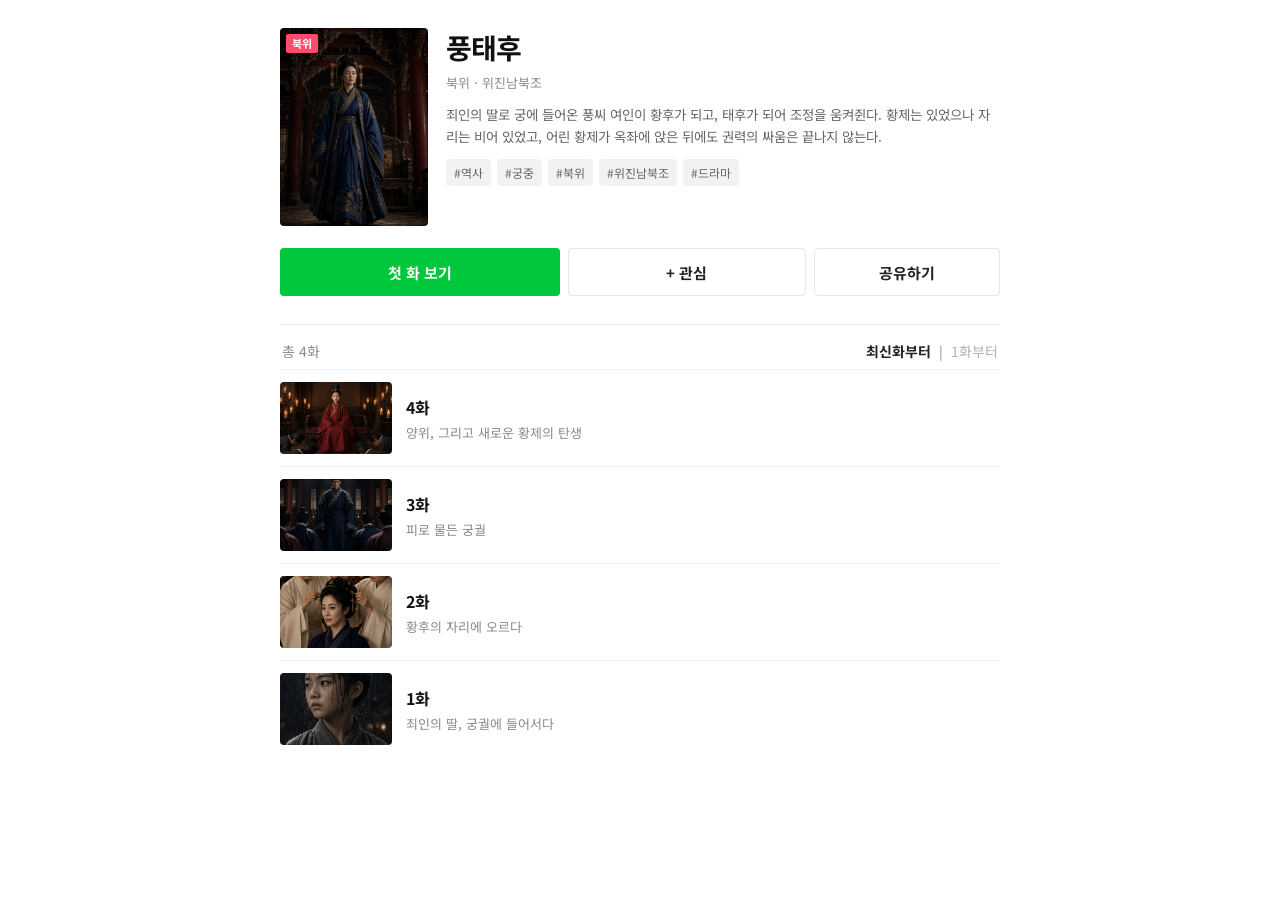
<file: index.html>
<!DOCTYPE html>
<html lang="ko">
<head>
  <meta charset="UTF-8">
  <meta name="viewport" content="width=device-width, initial-scale=1">
  <title>풍태후</title>
  <link rel="preconnect" href="https://fonts.googleapis.com">
  <link rel="preconnect" href="https://fonts.gstatic.com" crossorigin>
  <link href="https://fonts.googleapis.com/css2?family=Noto+Sans+KR:wght@400;700&display=swap" rel="stylesheet">
  <link rel="stylesheet" href="webtoon.css">
</head>
<body class="shelf">
  <main class="toc">
    <header class="series">
      <div class="cover">
        <img src="images/cut69-walk.jpg" alt="남색 포를 입고 궁궐을 걷는 풍태후">
        <span class="badge">북위</span>
      </div>
      <div>
        <h1>풍태후</h1>
        <p class="meta">북위 · 위진남북조</p>
        <p class="synopsis">죄인의 딸로 궁에 들어온 풍씨 여인이 황후가 되고, 태후가 되어 조정을 움켜쥔다. 황제는 있었으나 자리는 비어 있었고, 어린 황제가 옥좌에 앉은 뒤에도 권력의 싸움은 끝나지 않는다.</p>
        <ul class="tags">
          <li>#역사</li>
          <li>#궁중</li>
          <li>#북위</li>
          <li>#위진남북조</li>
          <li>#드라마</li>
        </ul>
      </div>
    </header>

    <div class="actions">
      <a class="go" href="episode-1.html">첫 화 보기</a>
      <button class="ghost" type="button" id="fav">+ 관심</button>
      <button class="ghost" type="button" id="share">공유하기</button>
    </div>

    <div class="list-head">
      <p>총 4화</p>
      <p class="sort">
        <button type="button" class="on" data-order="new">최신화부터</button>
        <span>|</span>
        <button type="button" data-order="old">1화부터</button>
      </p>
    </div>

    <ol id="eps">
      <li data-n="4">
        <a href="episode-4.html">
          <img src="images/cut78-throne.jpg" alt="">
          <span>
            <b>4화</b>
            <small>양위, 그리고 새로운 황제의 탄생</small>
          </span>
        </a>
      </li>
      <li data-n="3">
        <a href="episode-3.html">
          <img src="images/cut50-emperor.jpg" alt="">
          <span>
            <b>3화</b>
            <small>피로 물든 궁궐</small>
          </span>
        </a>
      </li>
      <li data-n="2">
        <a href="episode-2.html">
          <img src="images/cut19-crown.jpg" alt="">
          <span>
            <b>2화</b>
            <small>황후의 자리에 오르다</small>
          </span>
        </a>
      </li>
      <li data-n="1">
        <a href="episode-1.html">
          <img src="images/cut5-girl.jpg" alt="">
          <span>
            <b>1화</b>
            <small>죄인의 딸, 궁궐에 들어서다</small>
          </span>
        </a>
      </li>
    </ol>
  </main>
  <script>
    var fav = document.getElementById("fav");
    fav.addEventListener("click", function () {
      var on = fav.classList.toggle("on");
      fav.textContent = on ? "✓ 관심" : "+ 관심";
    });

    document.getElementById("share").addEventListener("click", function () {
      var url = location.href.split("?")[0];
      if (navigator.clipboard && navigator.clipboard.writeText) {
        navigator.clipboard.writeText(url);
      }
      this.textContent = "주소 복사됨";
    });

    var list = document.getElementById("eps");
    document.querySelectorAll(".sort button").forEach(function (button) {
      button.addEventListener("click", function () {
        document.querySelectorAll(".sort button").forEach(function (item) {
          item.classList.remove("on");
        });
        button.classList.add("on");
        var items = Array.prototype.slice.call(list.children);
        items.sort(function (a, b) {
          var an = Number(a.dataset.n);
          var bn = Number(b.dataset.n);
          return button.dataset.order === "old" ? an - bn : bn - an;
        });
        items.forEach(function (item) { list.appendChild(item); });
      });
    });
  </script>
</body>
</html>
</file>
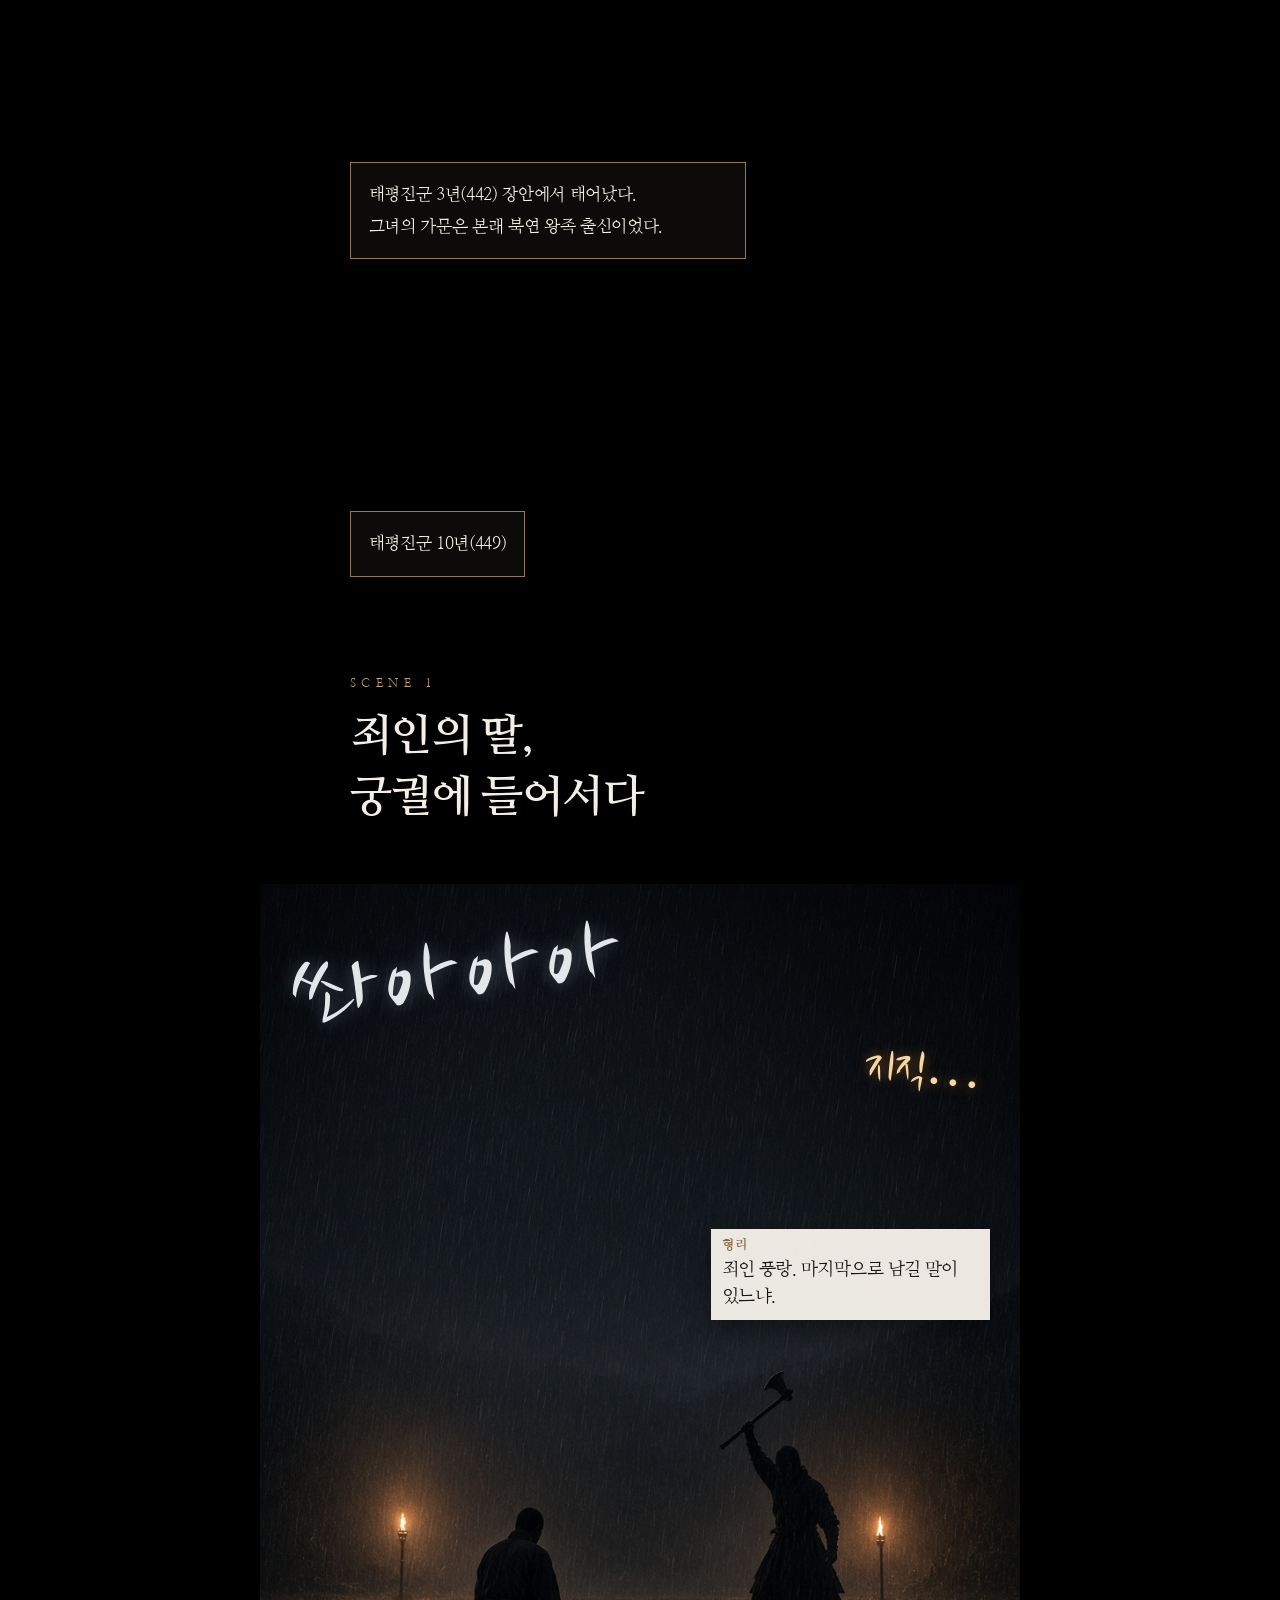
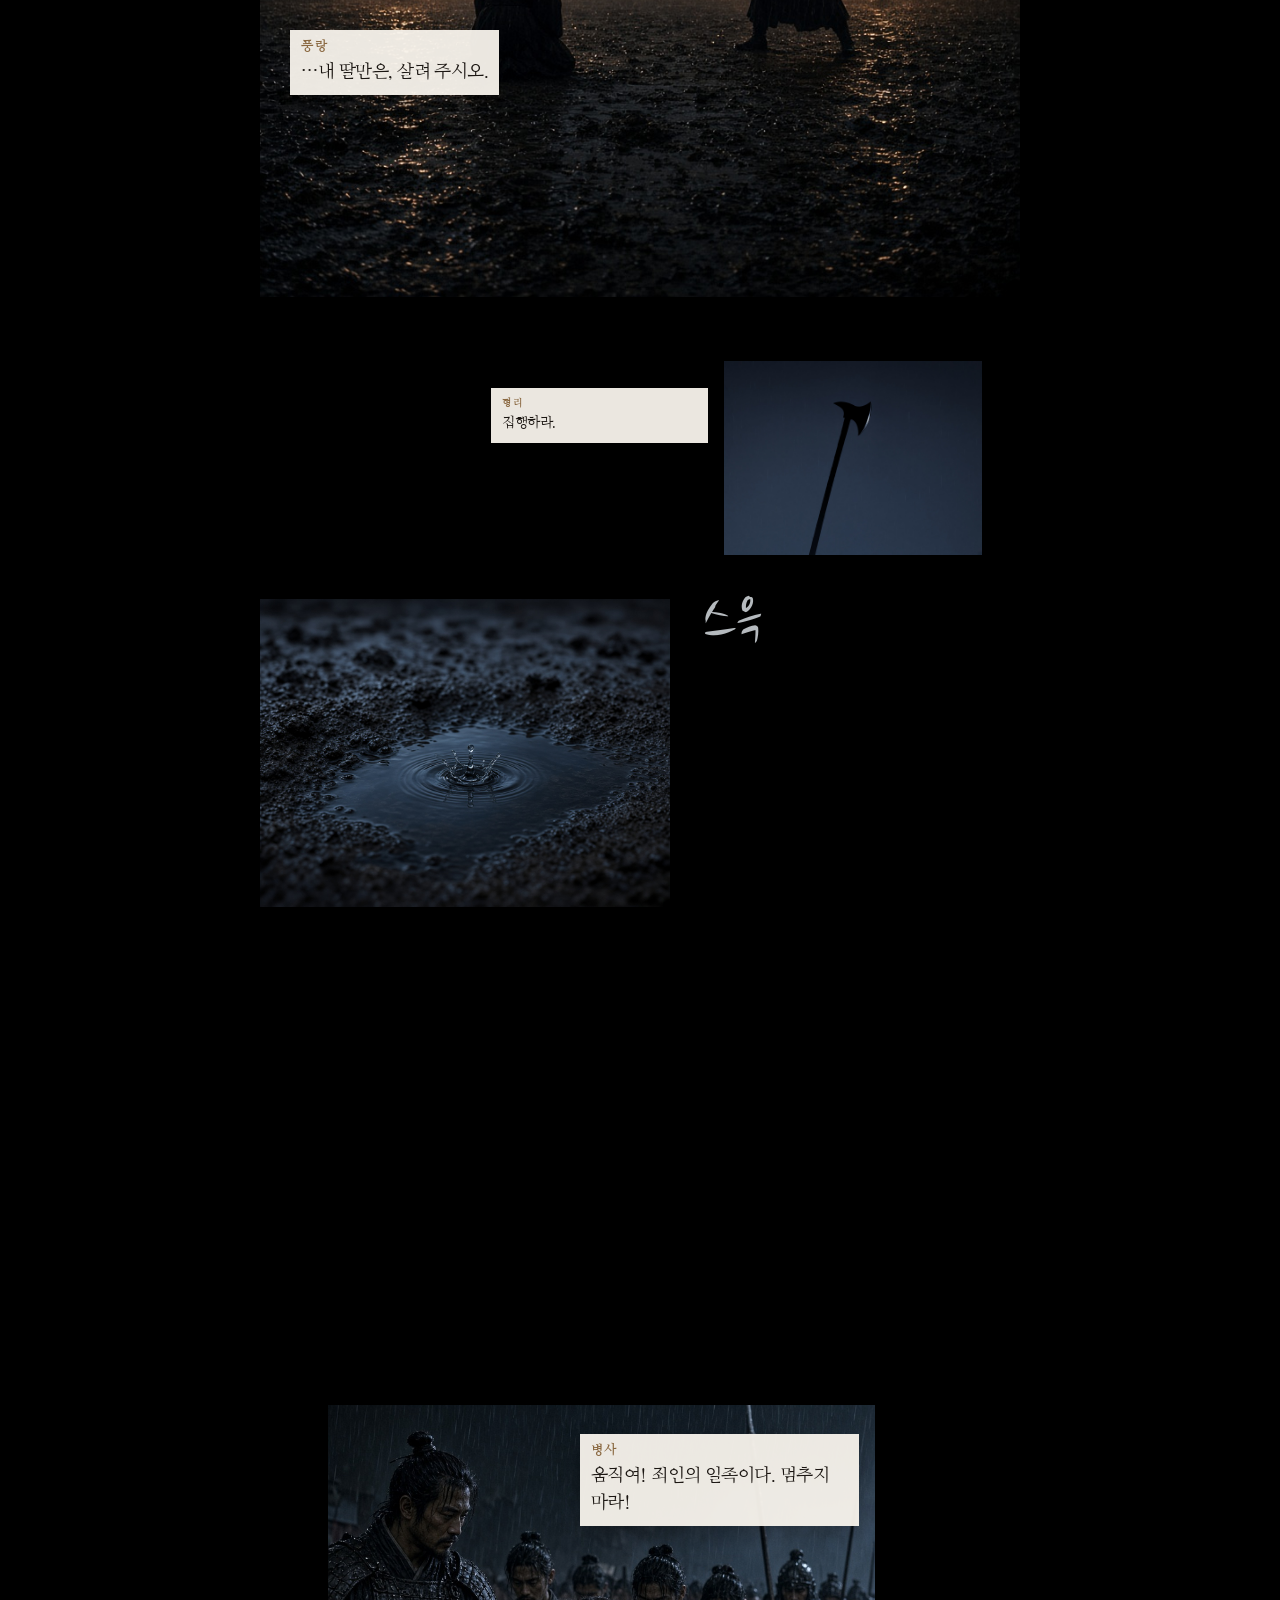
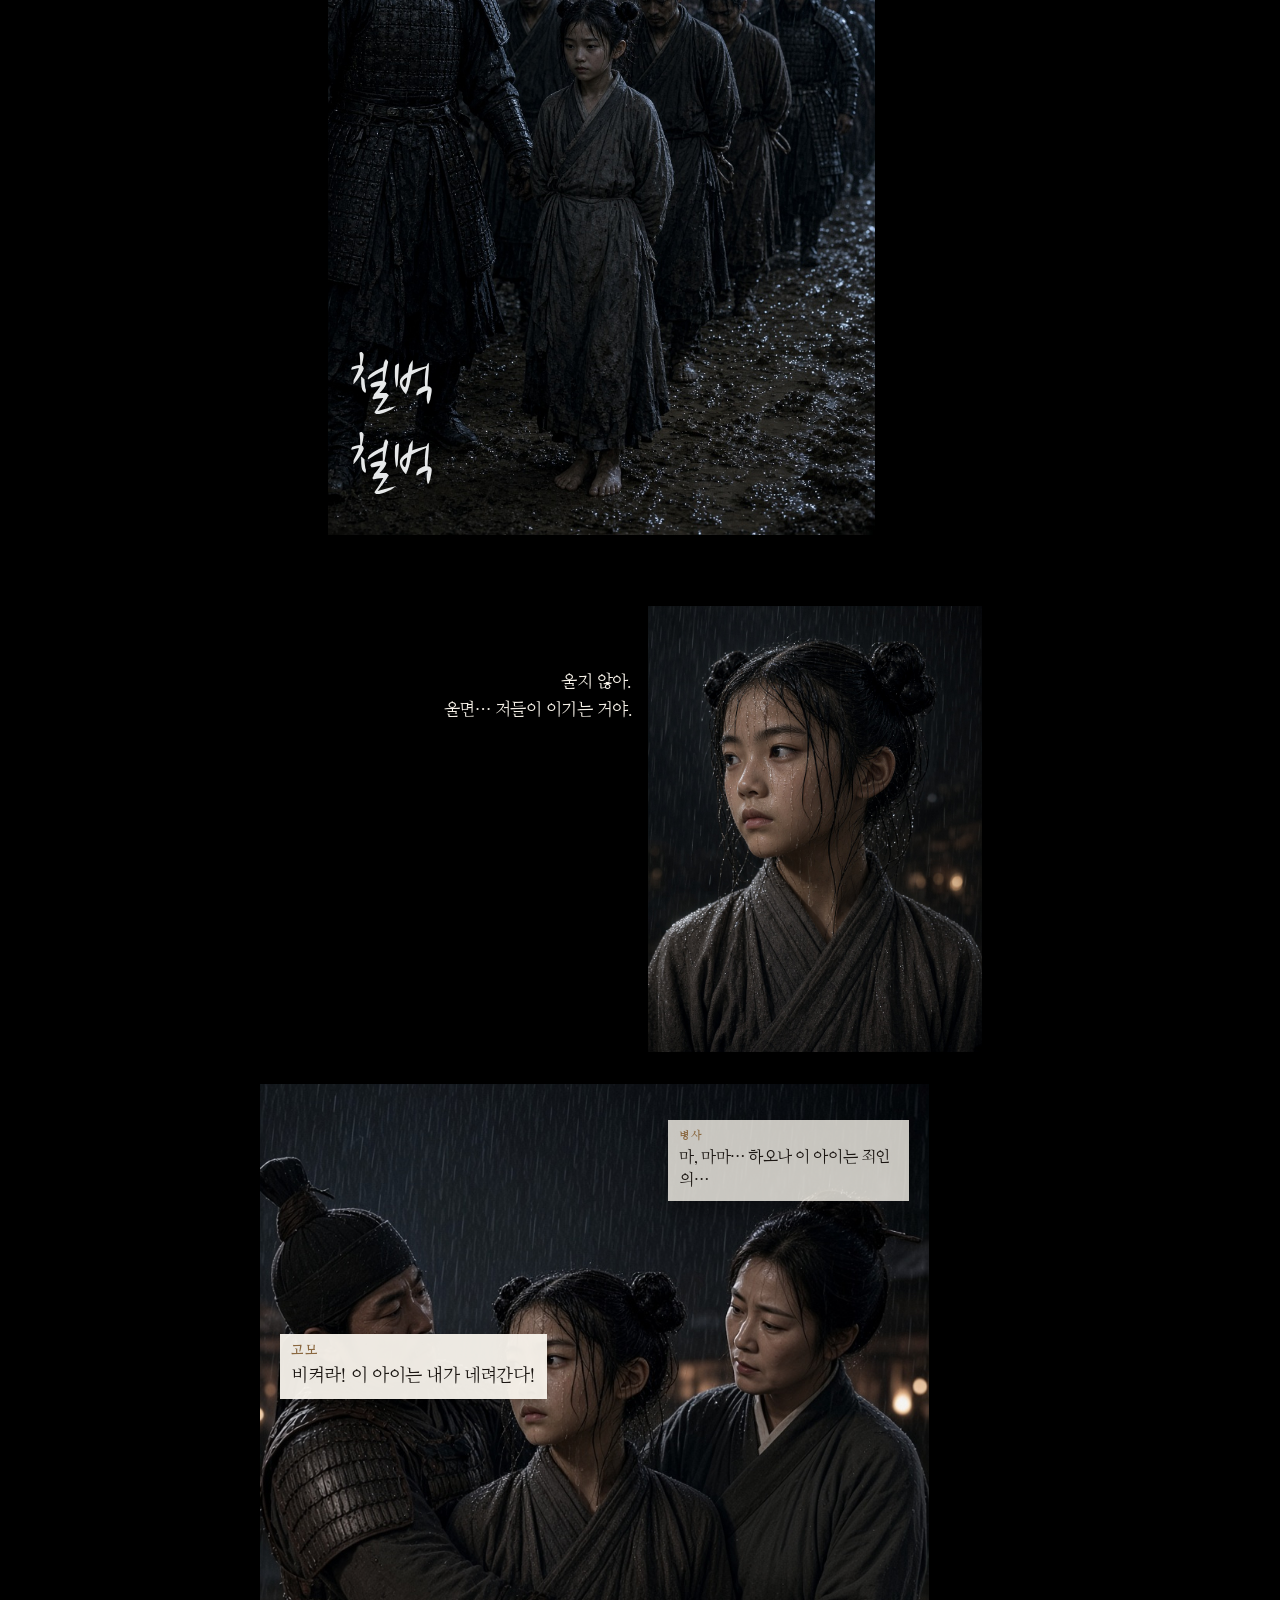
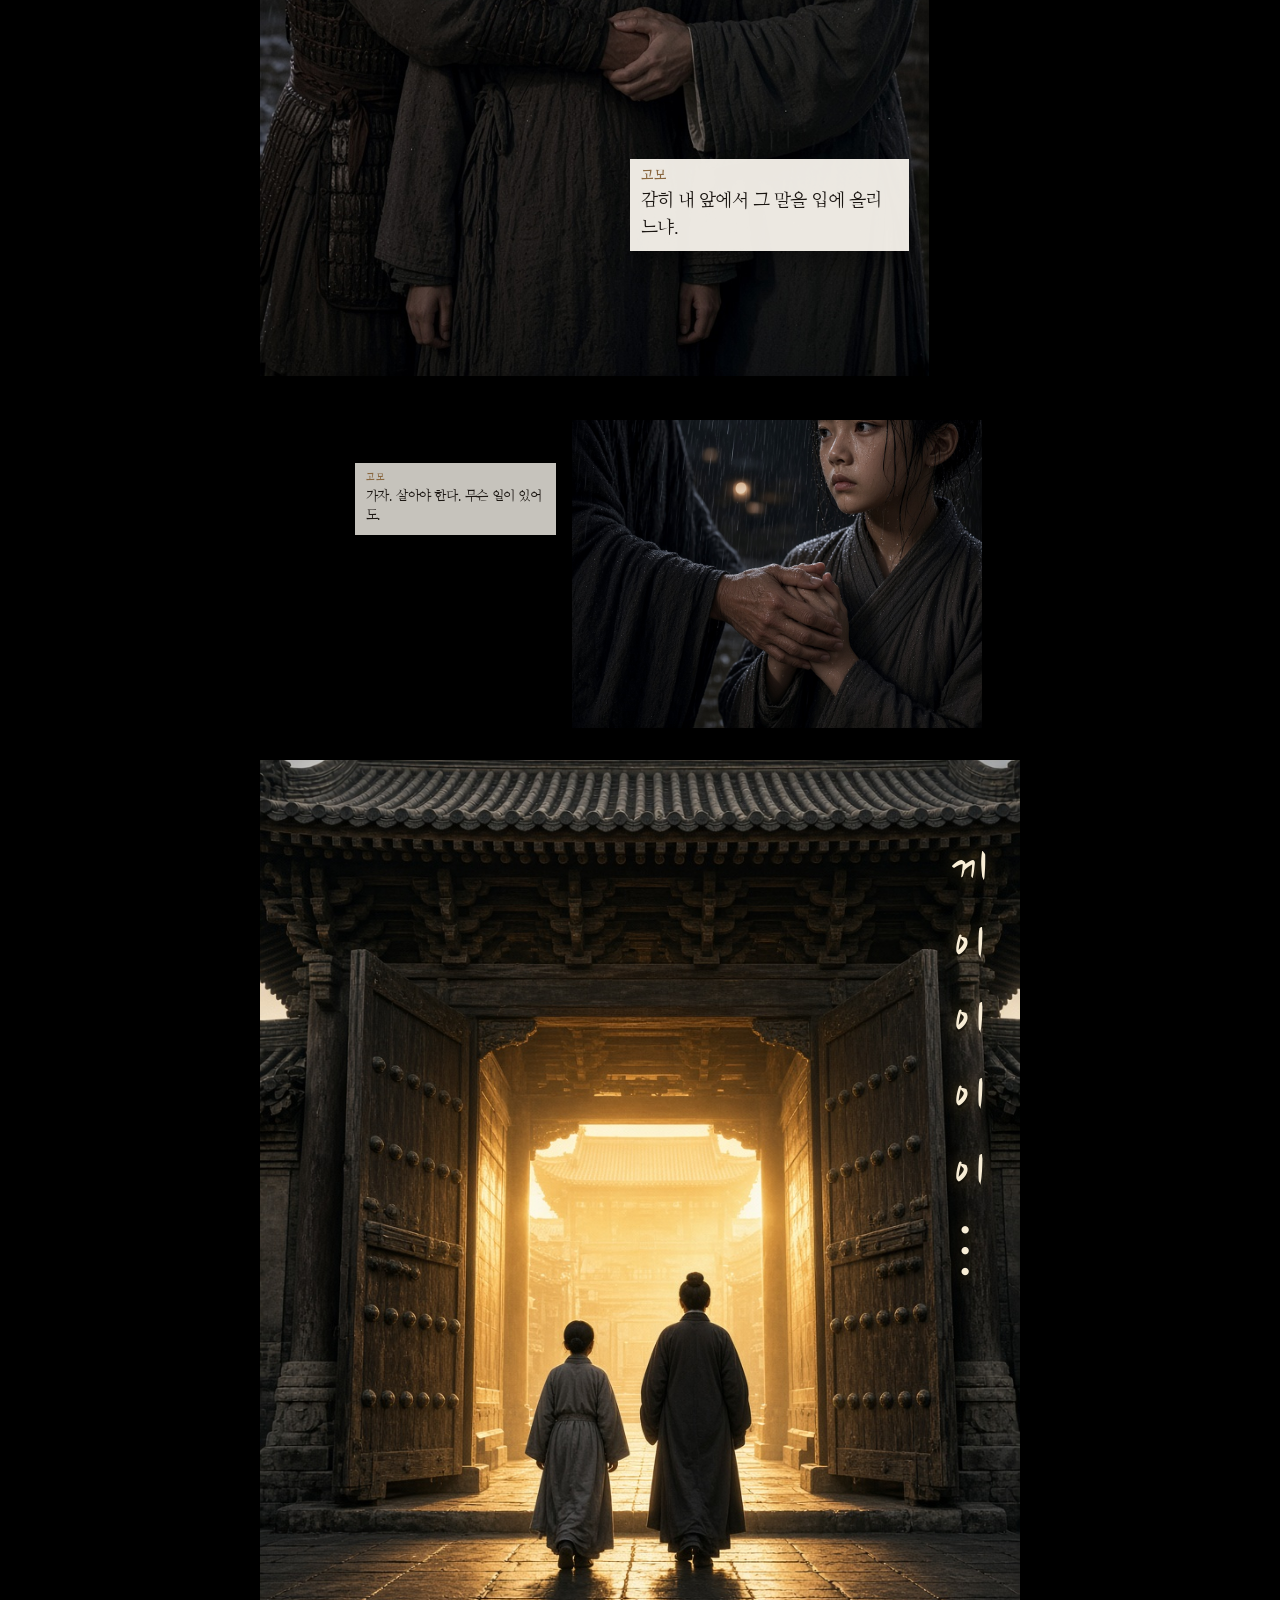
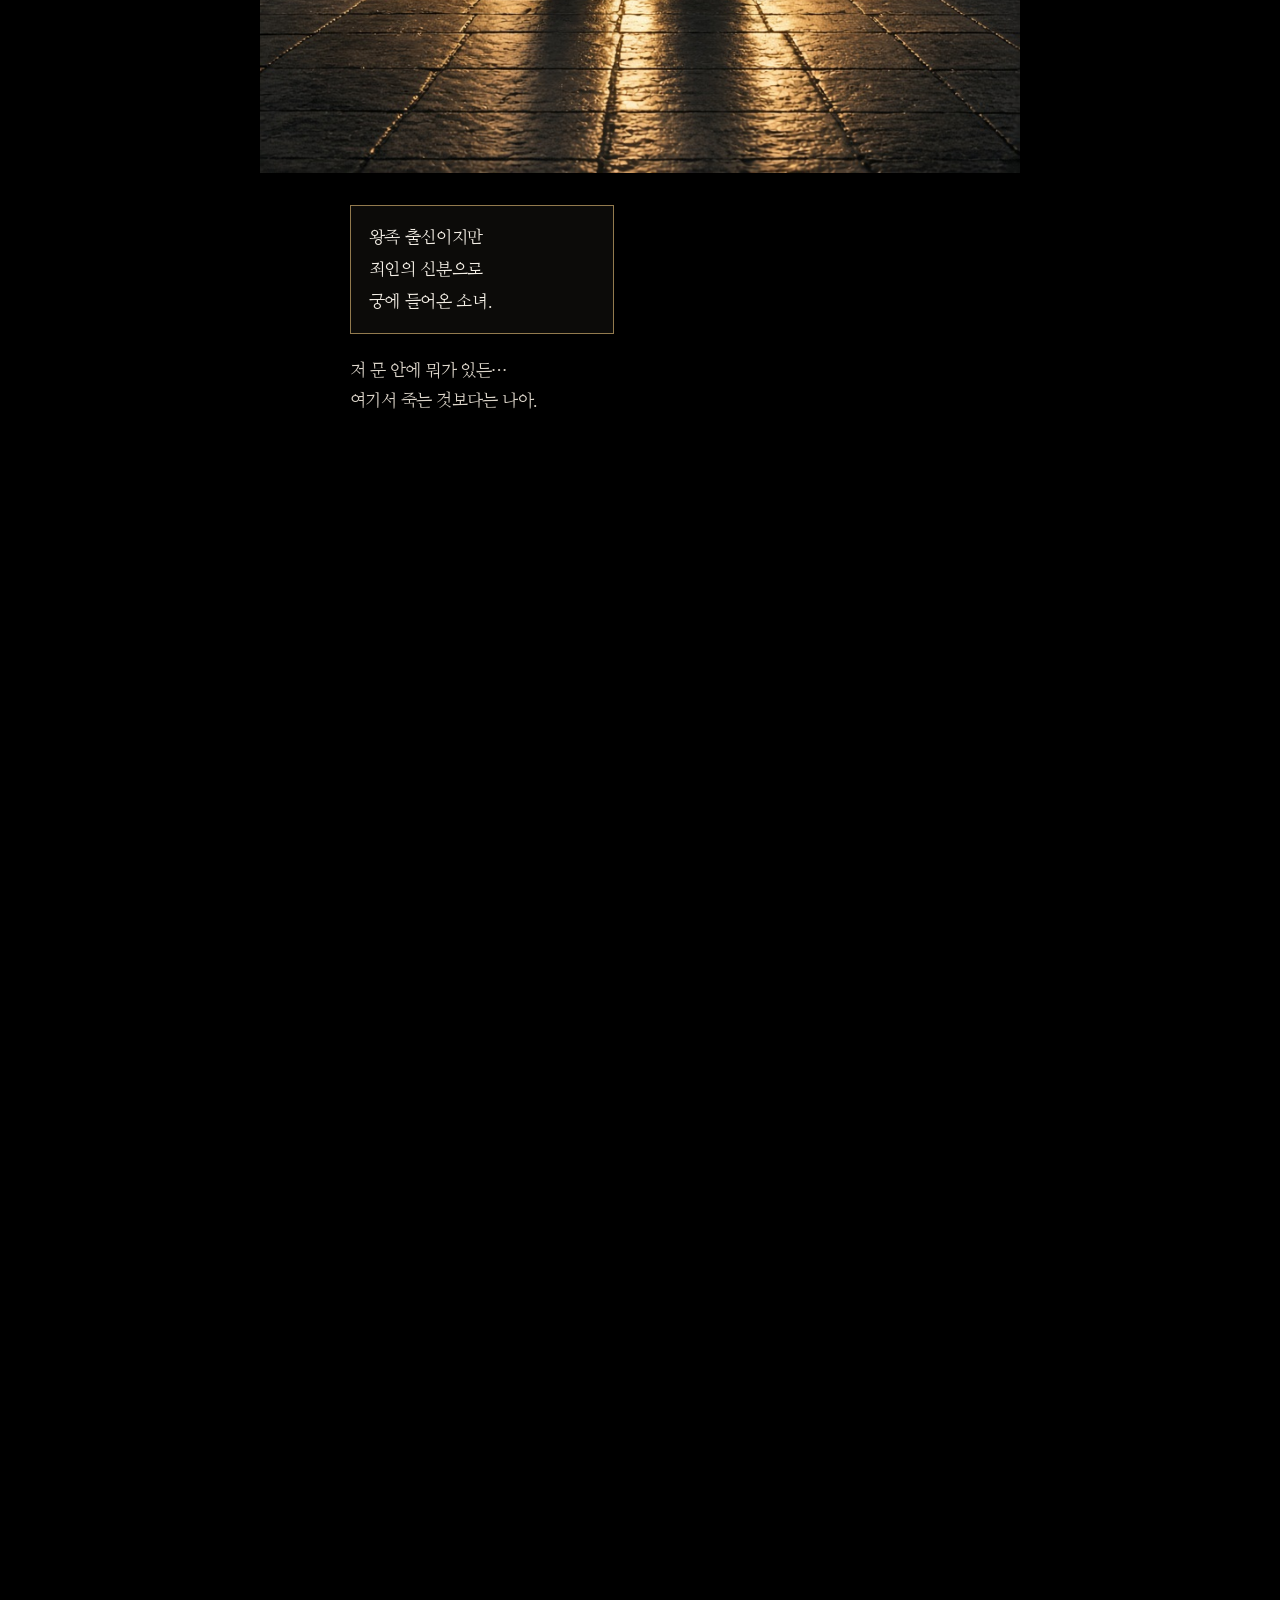
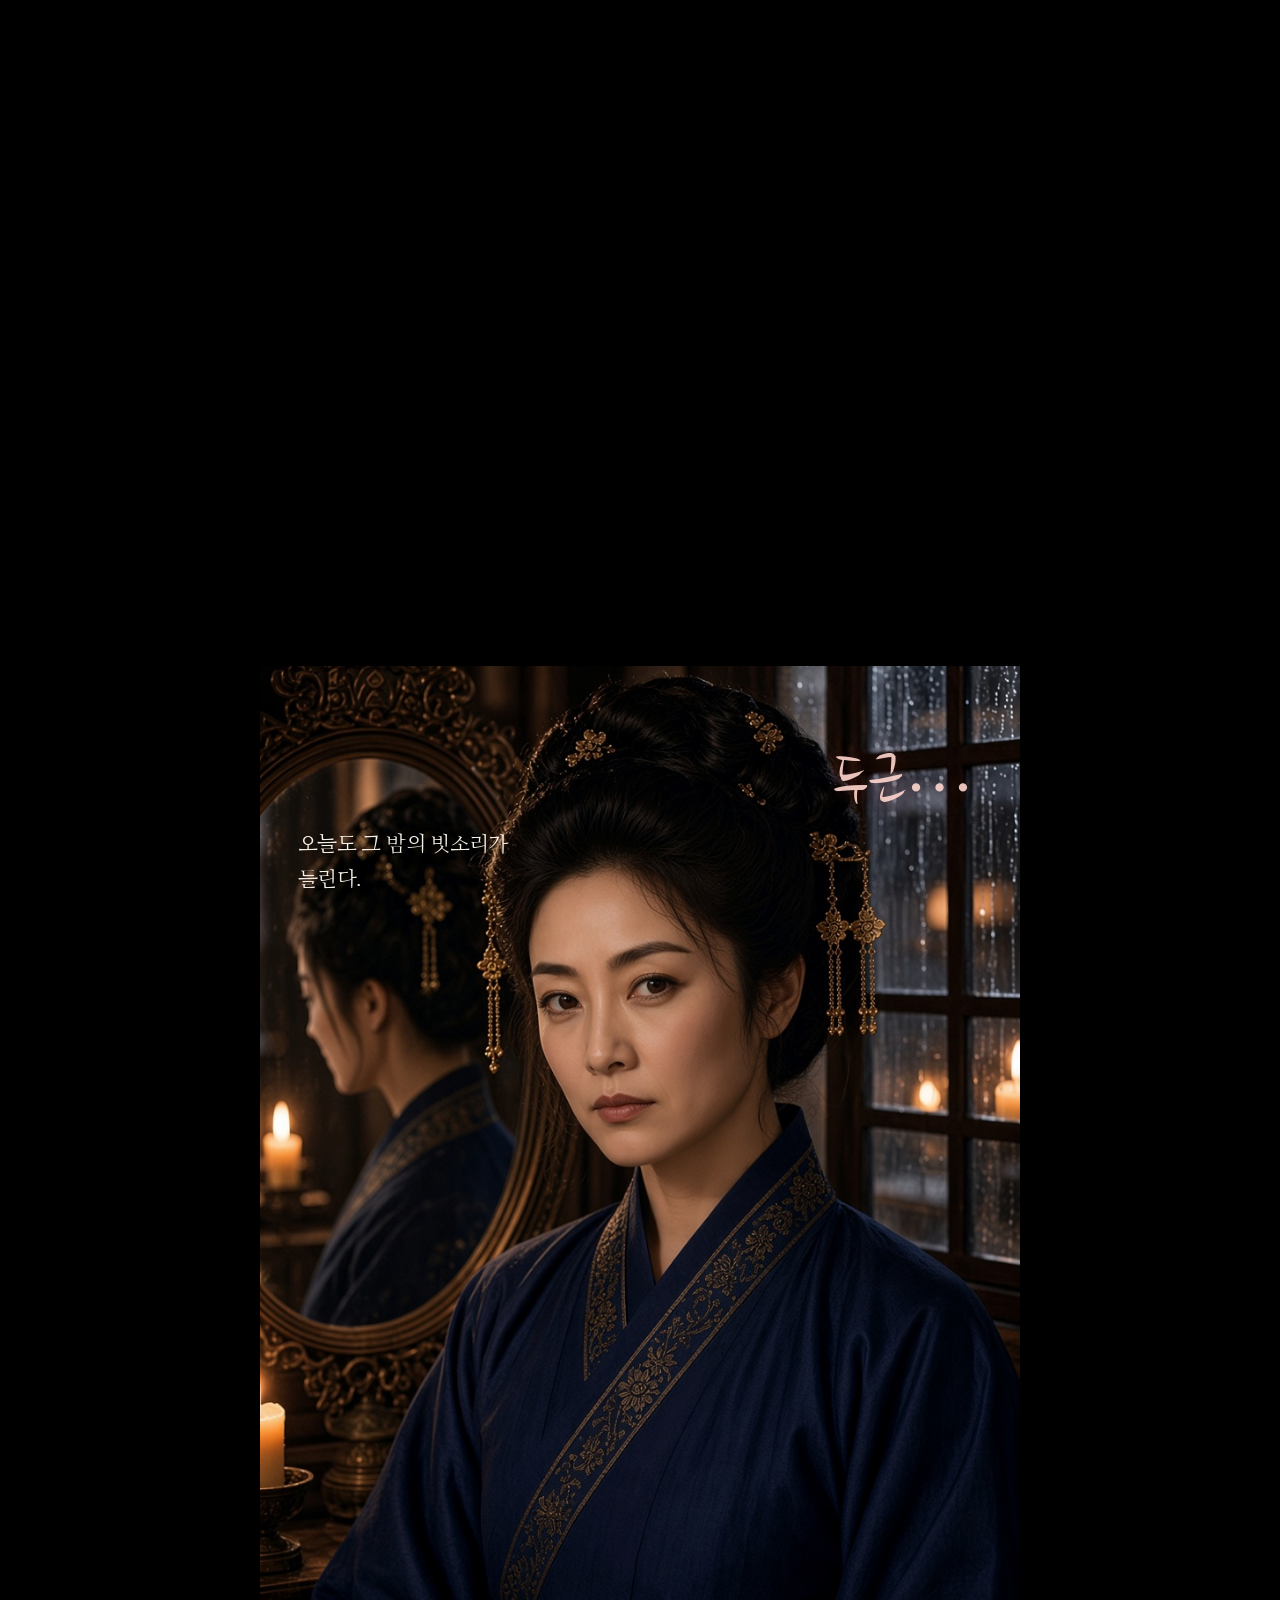
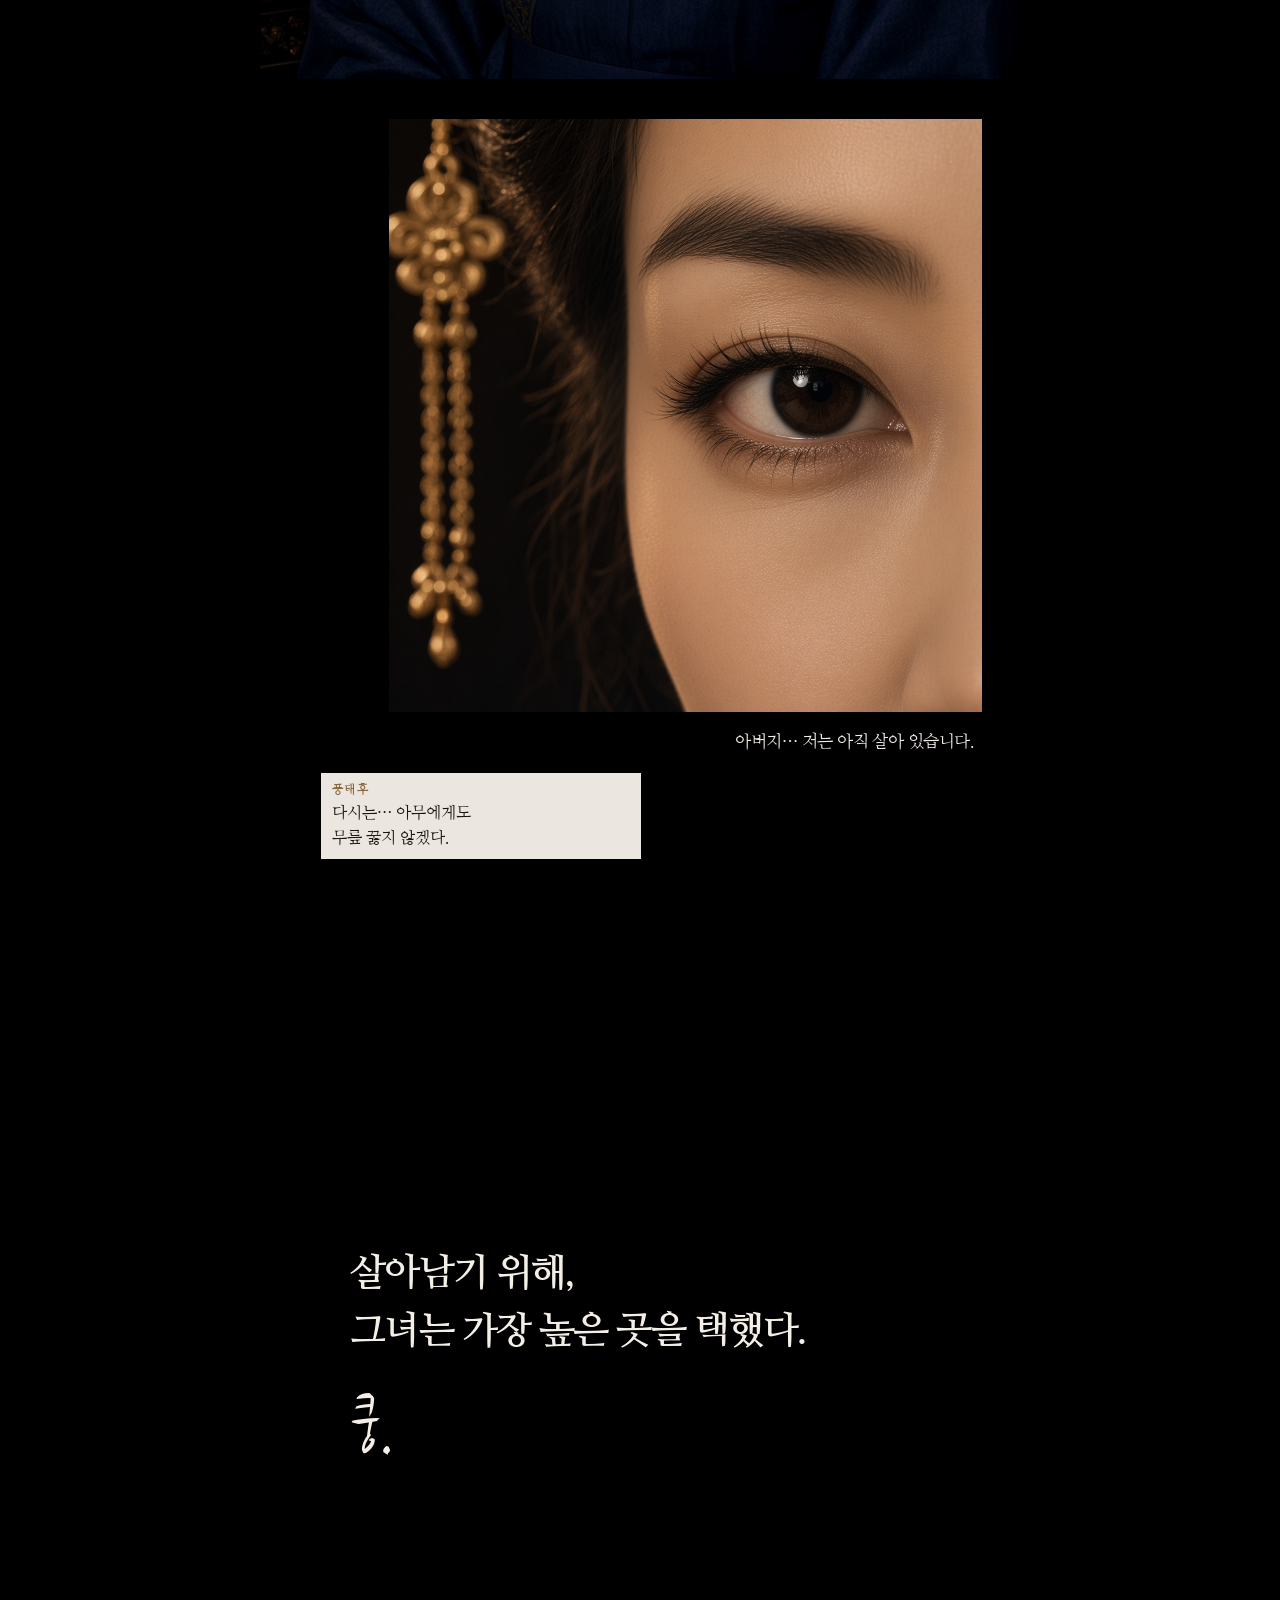
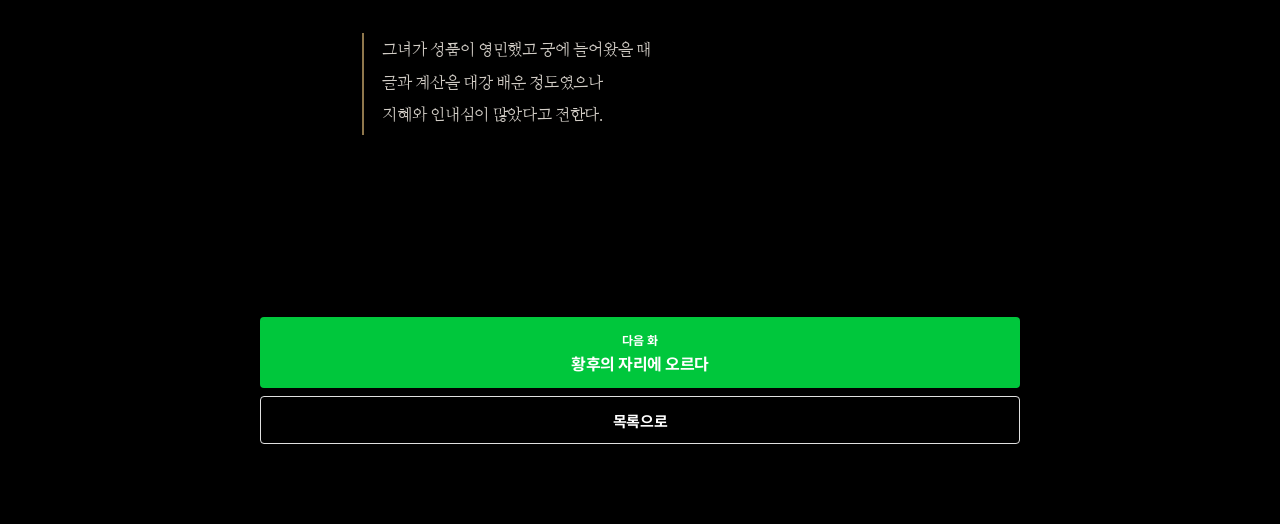
<file: episode-1.html>
<!DOCTYPE html>
<html lang="ko">
<head>
  <meta charset="UTF-8">
  <meta name="viewport" content="width=device-width, initial-scale=1">
  <title>1화 · 죄인의 딸, 궁궐에 들어서다</title>
  <link rel="preconnect" href="https://fonts.googleapis.com">
  <link rel="preconnect" href="https://fonts.gstatic.com" crossorigin>
  <link href="https://fonts.googleapis.com/css2?family=Noto+Sans+KR:wght@400;700&family=Nanum+Brush+Script&family=Nanum+Myeongjo:wght@400;700&display=swap" rel="stylesheet">
  <link rel="stylesheet" href="webtoon.css">
</head>
<body>
<main class="reader">
    <aside class="narration lead">
      <p class="box">태평진군 3년(442) 장안에서 태어났다.<br>그녀의 가문은 본래 북연 왕족 출신이었다.</p>
    </aside>

    <div class="gap" aria-hidden="true"></div>

    <aside class="narration year">
      <p class="box">태평진군 10년(449)</p>
    </aside>

    <header class="chapter open">
      <p class="eyebrow">SCENE 1</p>
      <h1>죄인의 딸,<br>궁궐에 들어서다</h1>
    </header>

    <figure class="panel lg">
      <img src="images/cut1-execution.jpg" alt="비 내리는 밤의 진흙탕 형장. 무릎 꿇은 풍랑과 도끼를 든 형리의 실루엣.">
      <p class="sfx rain">쏴아아아</p>
      <p class="sfx spark">지직…</p>
      <p class="line" style="top: 34%; right: 4%;">
        <b>형리</b>
        죄인 풍랑. 마지막으로 남길 말이 있느냐.
      </p>
      <p class="line" style="left: 4%; bottom: 20%;">
        <b>풍랑</b>
        …내 딸만은, 살려 주시오.
      </p>
    </figure>

    <figure class="panel xs right">
      <img src="images/cut2-axe.jpg" alt="짙은 청회색 하늘 위로 치켜올라간 도끼의 실루엣.">
      <p class="line gutter-left">
        <b>형리</b>
        집행하라.
      </p>
    </figure>

    <figure class="panel sm left">
      <img src="images/cut3-puddle.jpg" alt="빗물이 고인 진흙 바닥에 물방울이 떨어지며 파문이 인다.">
      <p class="sfx soft">스윽</p>
    </figure>

    <div class="silence" aria-hidden="true"></div>

    <figure class="panel md inset">
      <img src="images/cut4-procession.jpg" alt="포박된 사람들이 병사들에게 끌려가는 사이, 맨발의 어린 소녀가 우두커니 서 있다.">
      <p class="sfx step step-a">철벅</p>
      <p class="sfx step step-b">철벅</p>
      <p class="line" style="top: 4%; right: 3%;">
        <b>병사</b>
        움직여! 죄인의 일족이다. 멈추지 마라!
      </p>
    </figure>

    <figure class="panel tall right">
      <img src="images/cut5-girl.jpg" alt="빗물이 볼을 타고 흐르지만 울지 않는 소녀. 시선은 형장 쪽을 향한다.">
      <p class="thought gutter-left">울지 않아.<br>울면… 저들이 이기는 거야.</p>
    </figure>

    <figure class="panel wide left">
      <img src="images/cut6-aunt.jpg" alt="달려온 고모가 병사를 밀치고 소녀의 손을 잡는다.">
      <p class="line" style="top: 28%; left: 3%;">
        <b>고모</b>
        비켜라! 이 아이는 내가 데려간다!
      </p>
      <p class="line whisper" style="top: 4%; right: 3%;">
        <b>병사</b>
        마, 마마… 하오나 이 아이는 죄인의…
      </p>
      <p class="line" style="right: 3%; bottom: 14%;">
        <b>고모</b>
        감히 내 앞에서 그 말을 입에 올리느냐.
      </p>
    </figure>

    <figure class="panel sm right">
      <img src="images/cut7-hands.jpg" alt="고모의 손이 소녀의 손을 감싼다. 소녀의 눈은 여전히 형장 쪽을 보고 있다.">
      <p class="line whisper gutter-left">
        <b>고모</b>
        가자. 살아야 한다. 무슨 일이 있어도.
      </p>
    </figure>

    <figure class="panel lg">
      <img src="images/cut8-gate.jpg" alt="궁궐의 거대한 문이 열리며 금빛이 쏟아진다. 소녀와 고모가 걸어 들어간다.">
      <p class="sfx creak">끼이이이이…</p>
    </figure>

    <aside class="narration">
      <p class="box">왕족 출신이지만<br>죄인의 신분으로<br>궁에 들어온 소녀.</p>
      <p class="mind">저 문 안에 뭐가 있든…<br>여기서 죽는 것보다는 나아.</p>
    </aside>

    <div class="lapse" aria-label="시간이 흐른 뒤"></div>

    <figure class="panel lg">
      <img src="images/cut10-mirror.jpg" alt="성인이 된 풍태후가 비 오는 밤, 청동거울 앞에 앉아 있다.">
      <p class="sfx heart">두근…</p>
      <p class="thought" style="left: 5%; top: 16%; max-width: 10em;">오늘도 그 밤의 빗소리가 들린다.</p>
    </figure>

    <figure class="panel band right">
      <img src="images/cut11-eyes.jpg" alt="풍태후의 눈 클로즈업.">
    </figure>
    <p class="follow">아버지… 저는 아직 살아 있습니다.</p>

    <p class="say">
      <b>풍태후</b>
      다시는… 아무에게도<br>무릎 꿇지 않겠다.
    </p>

    <header class="chapter card">
      <p class="card-copy">살아남기 위해,<br>그녀는 가장 높은 곳을 택했다.</p>
      <p class="sfx boom">쿵.</p>
    </header>

  <blockquote class="cite">
    <p>그녀가 성품이 영민했고 궁에 들어왔을 때<br>글과 계산을 대강 배운 정도였으나<br>지혜와 인내심이 많았다고 전한다.</p>
  </blockquote>

  <nav class="ep-nav">
    <a class="next" href="episode-2.html"><small>다음 화</small><span>황후의 자리에 오르다</span></a>
    <a class="back" href="index.html">목록으로</a>
  </nav>
</main>
</body>
</html>
</file>
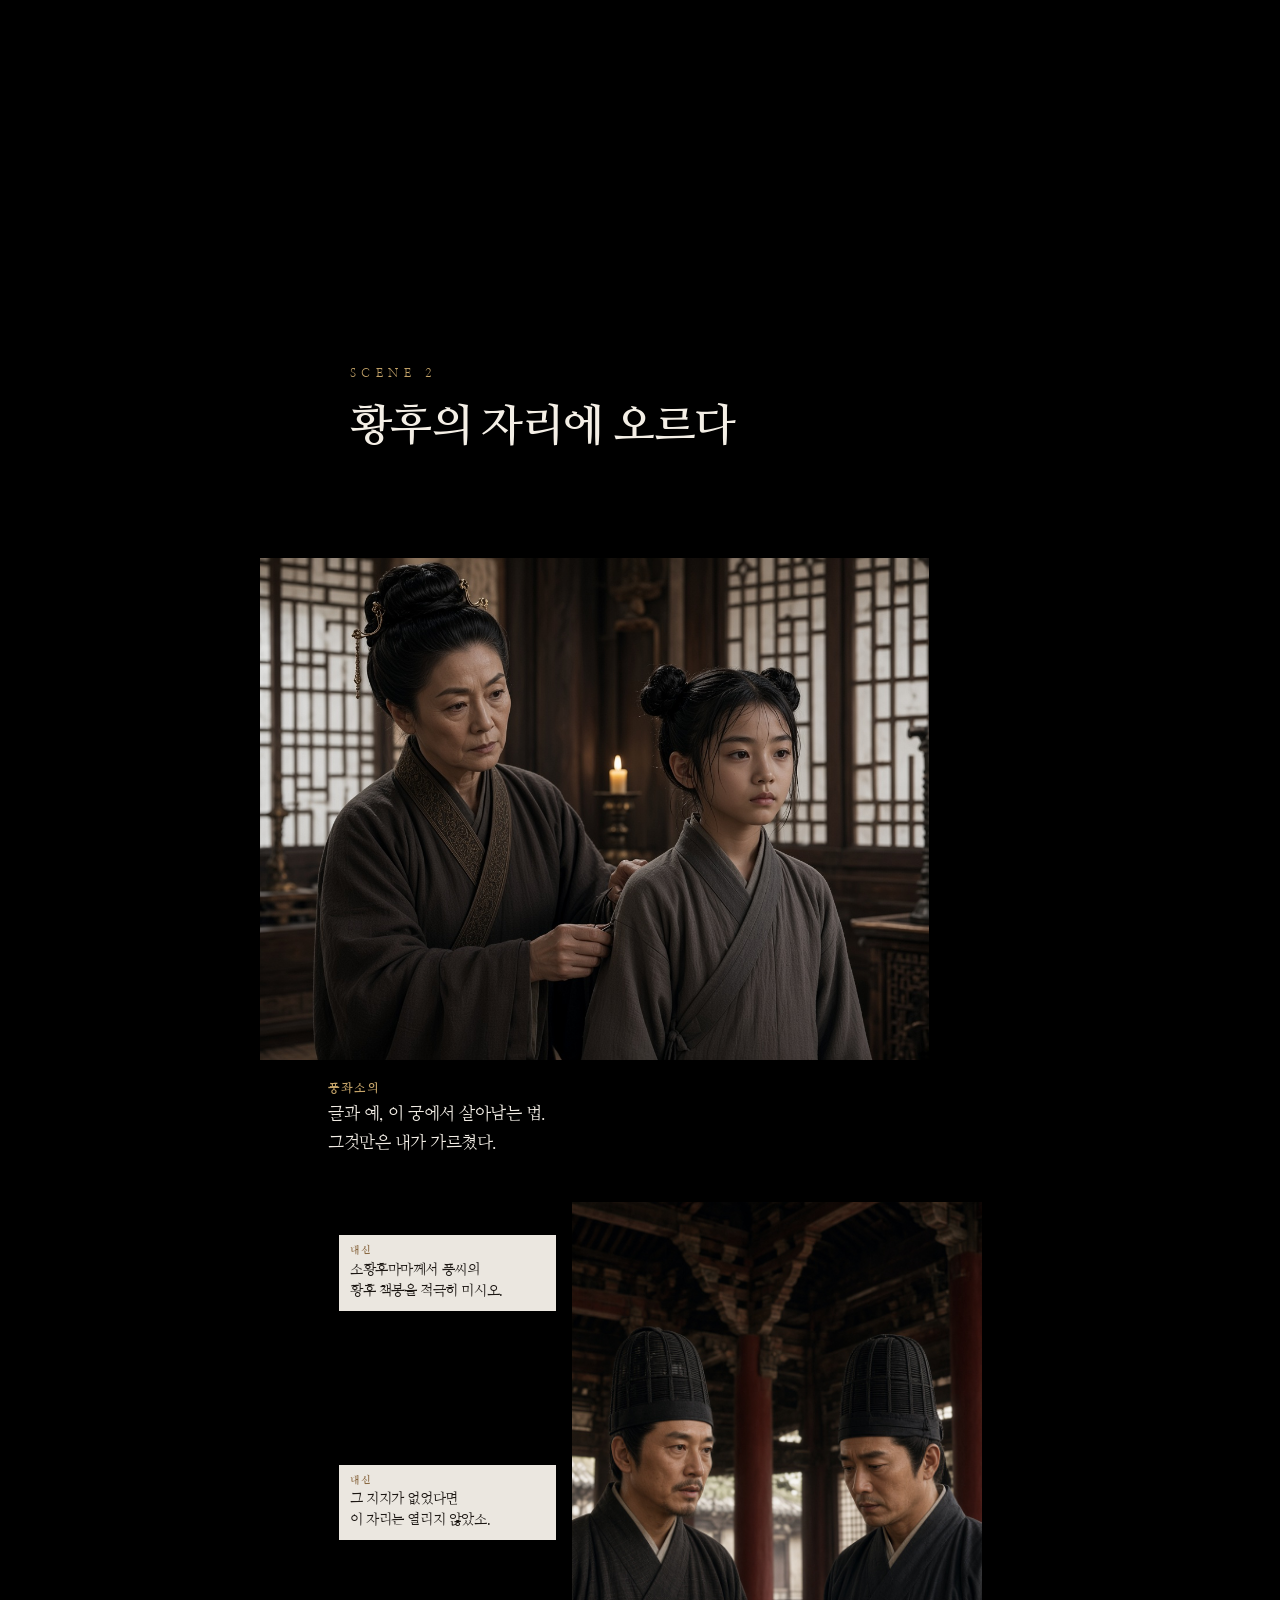
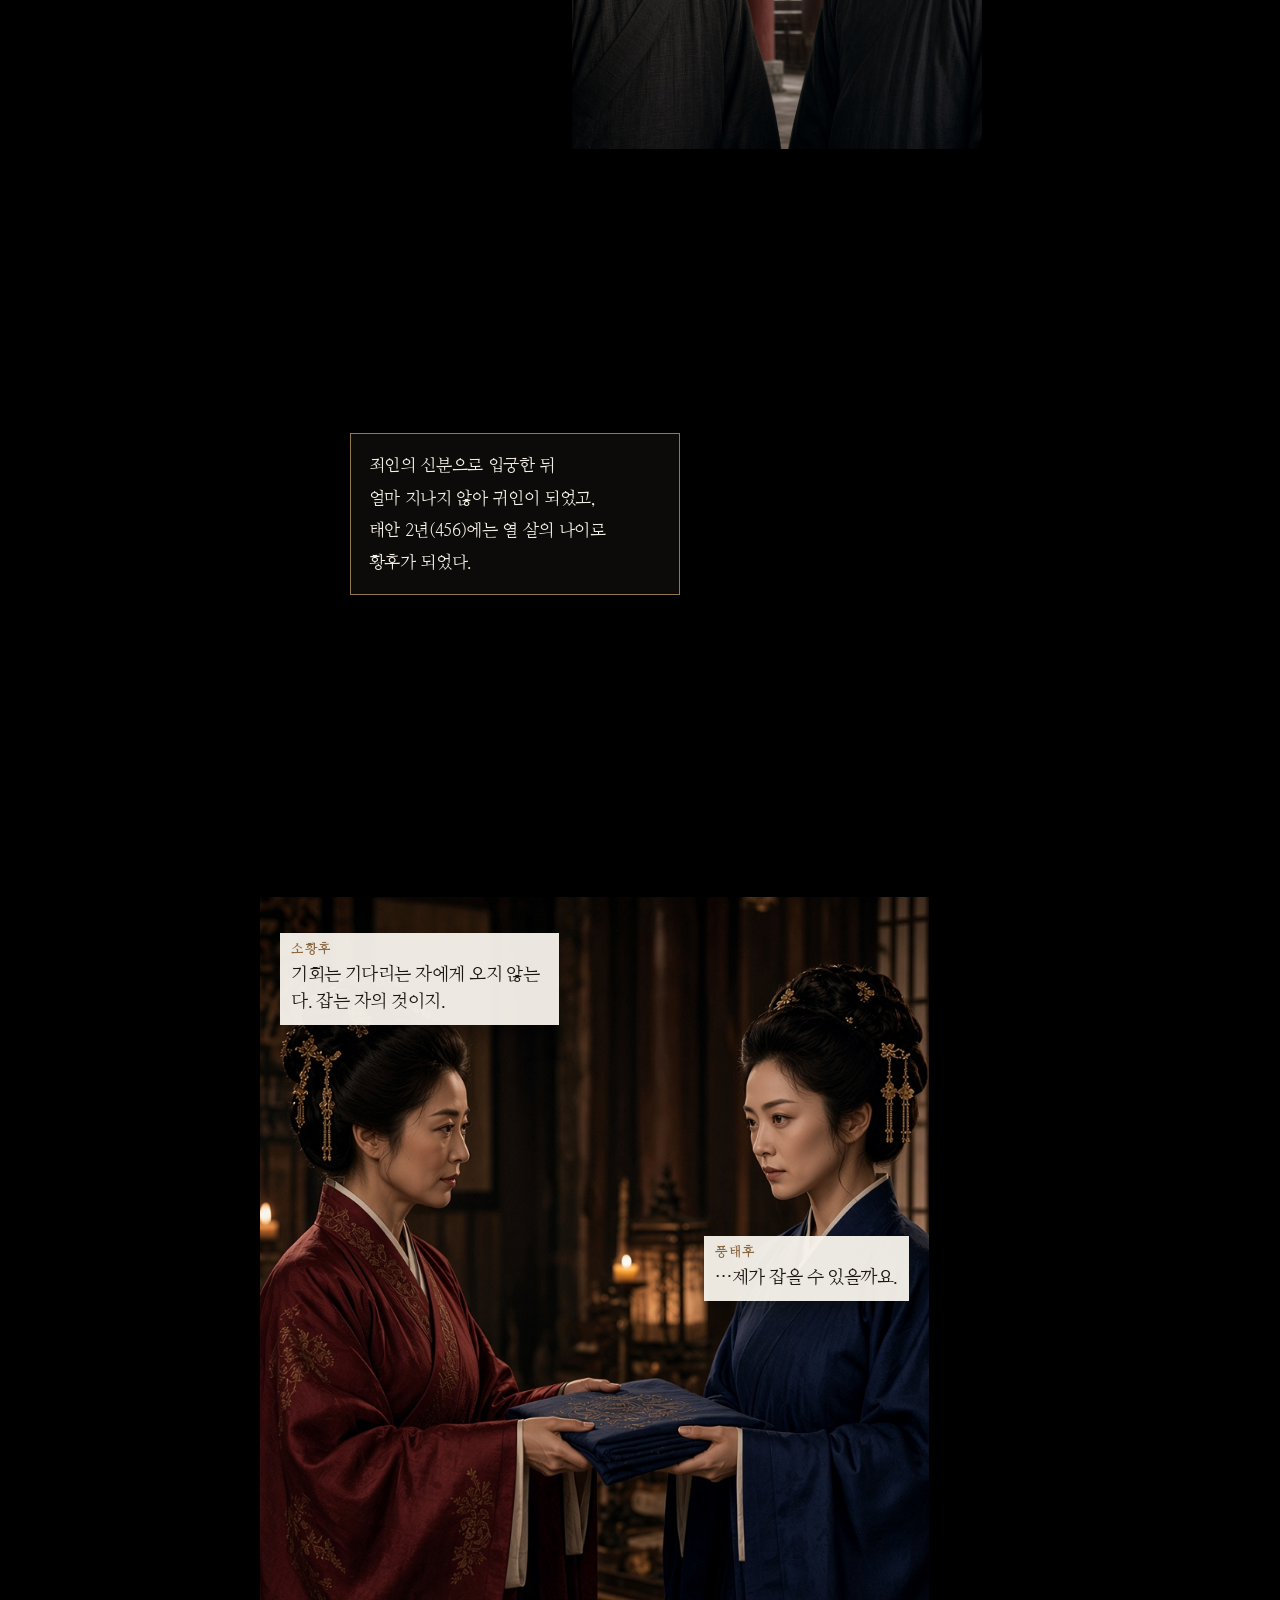
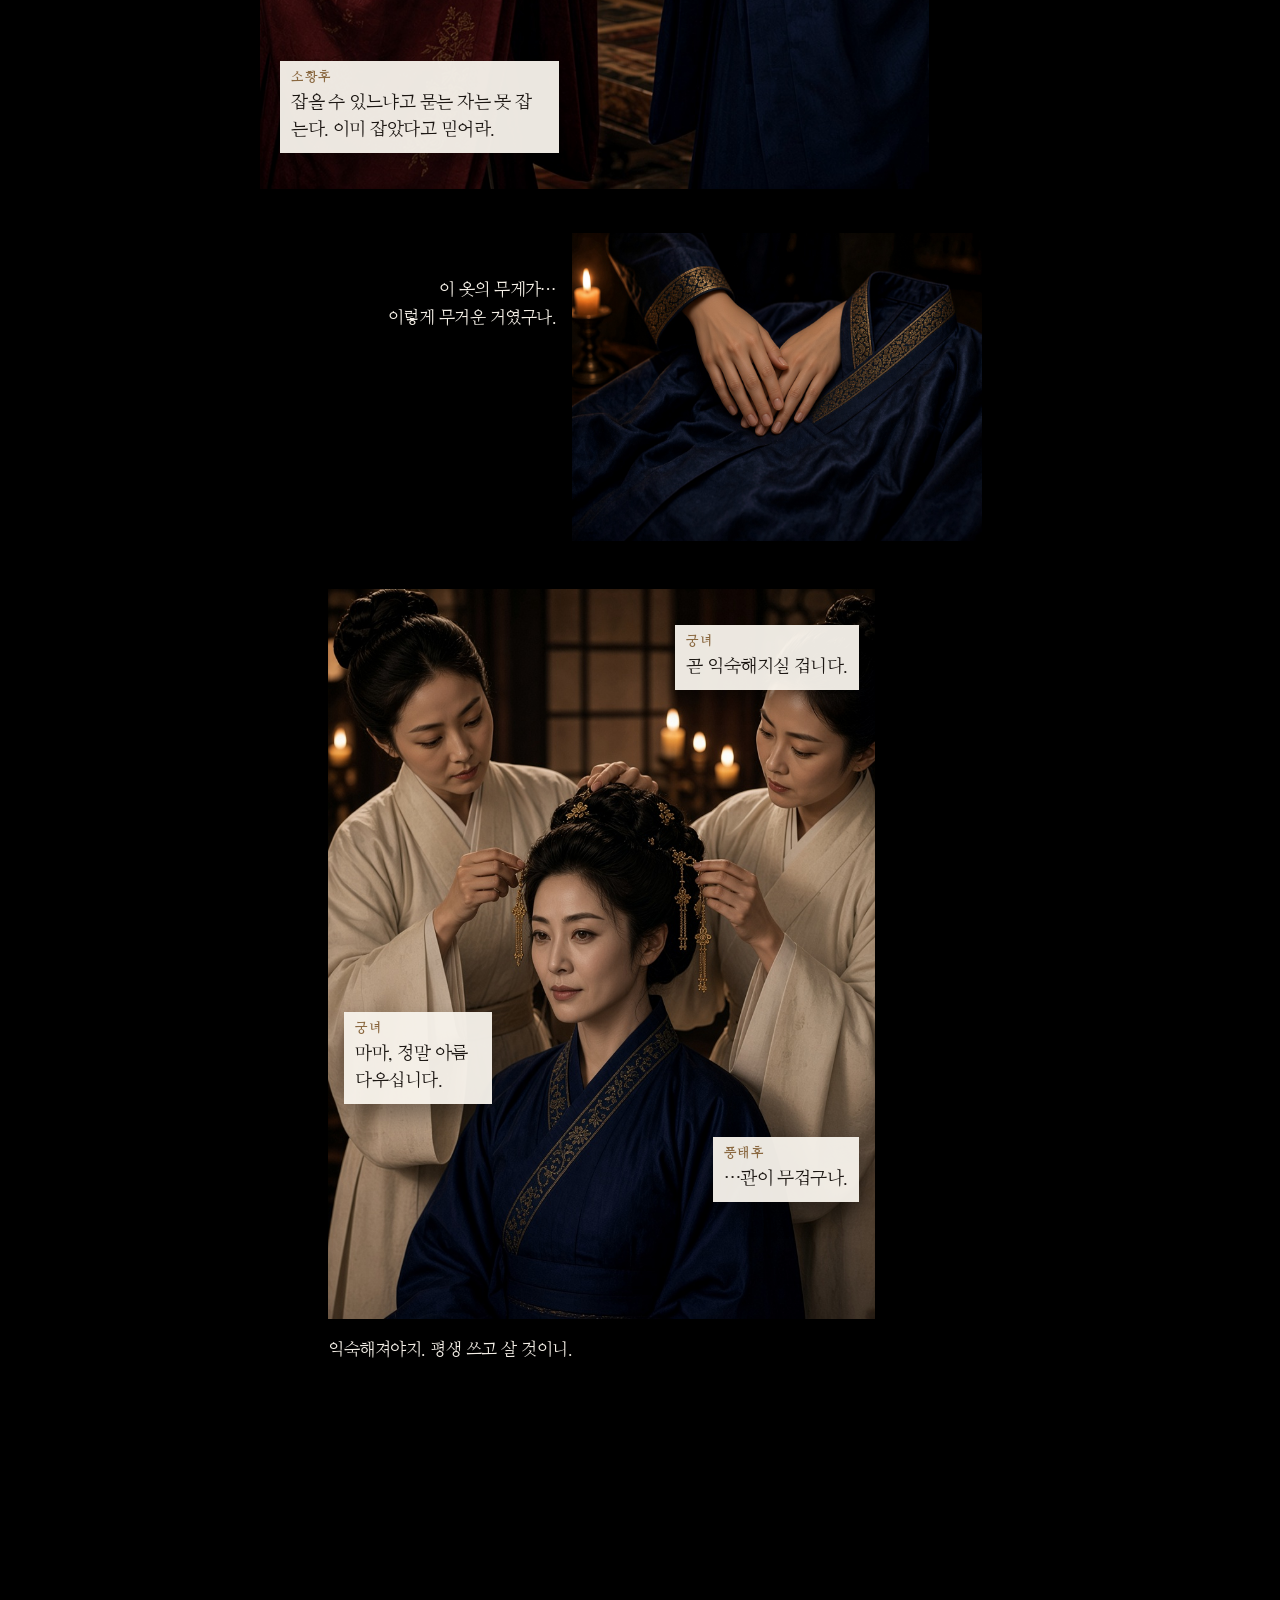
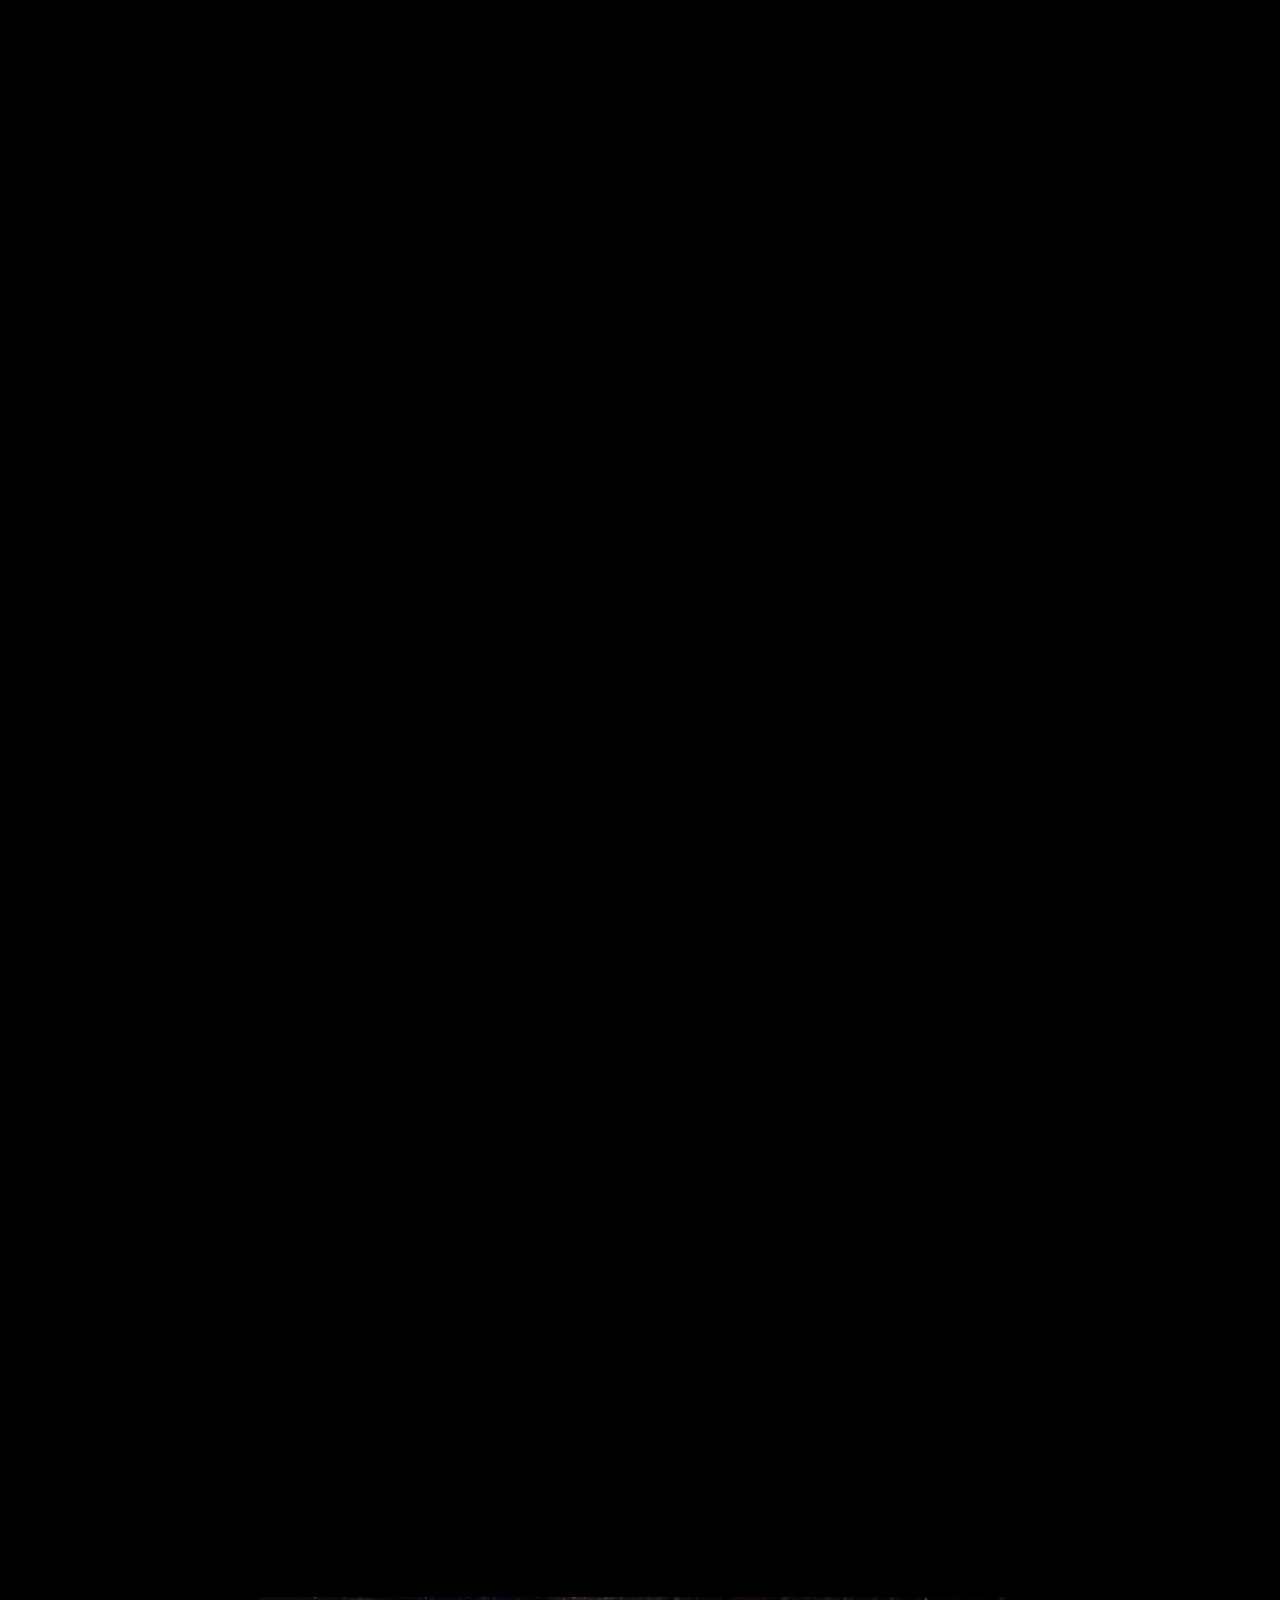
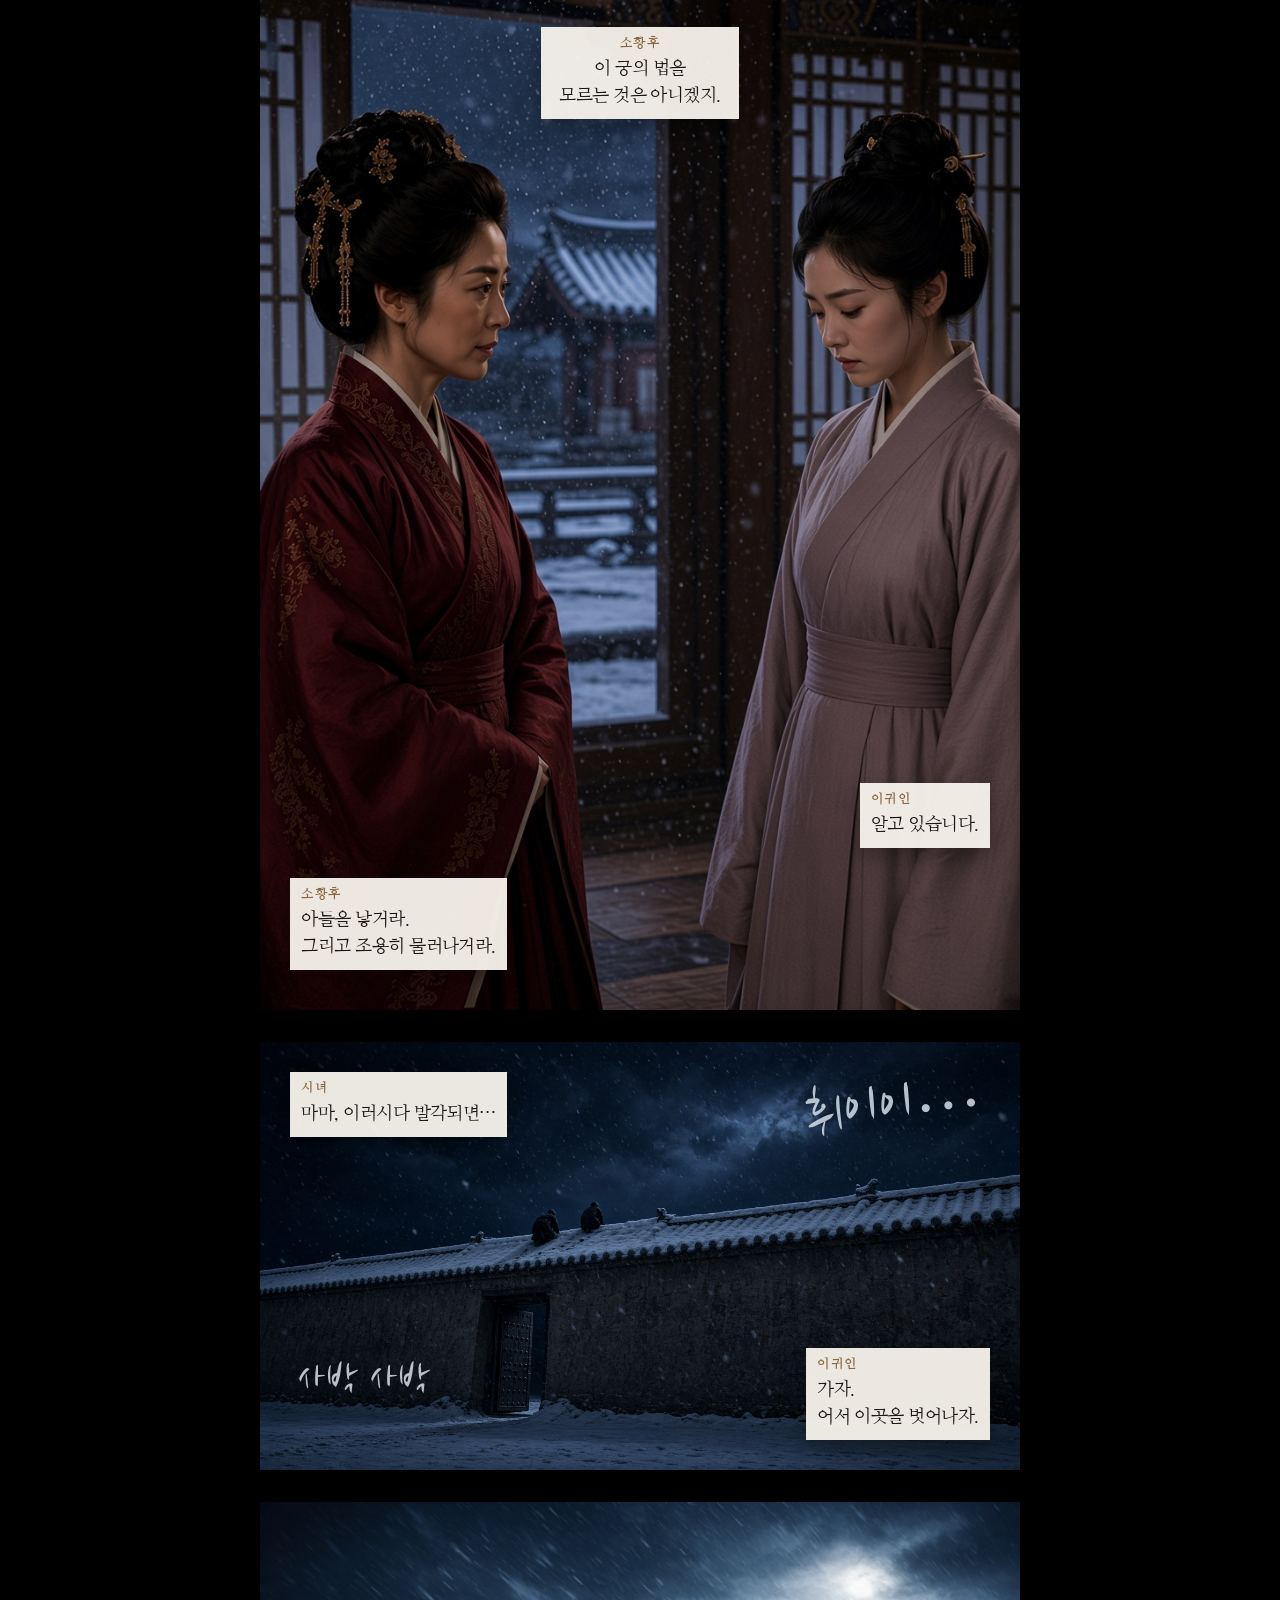
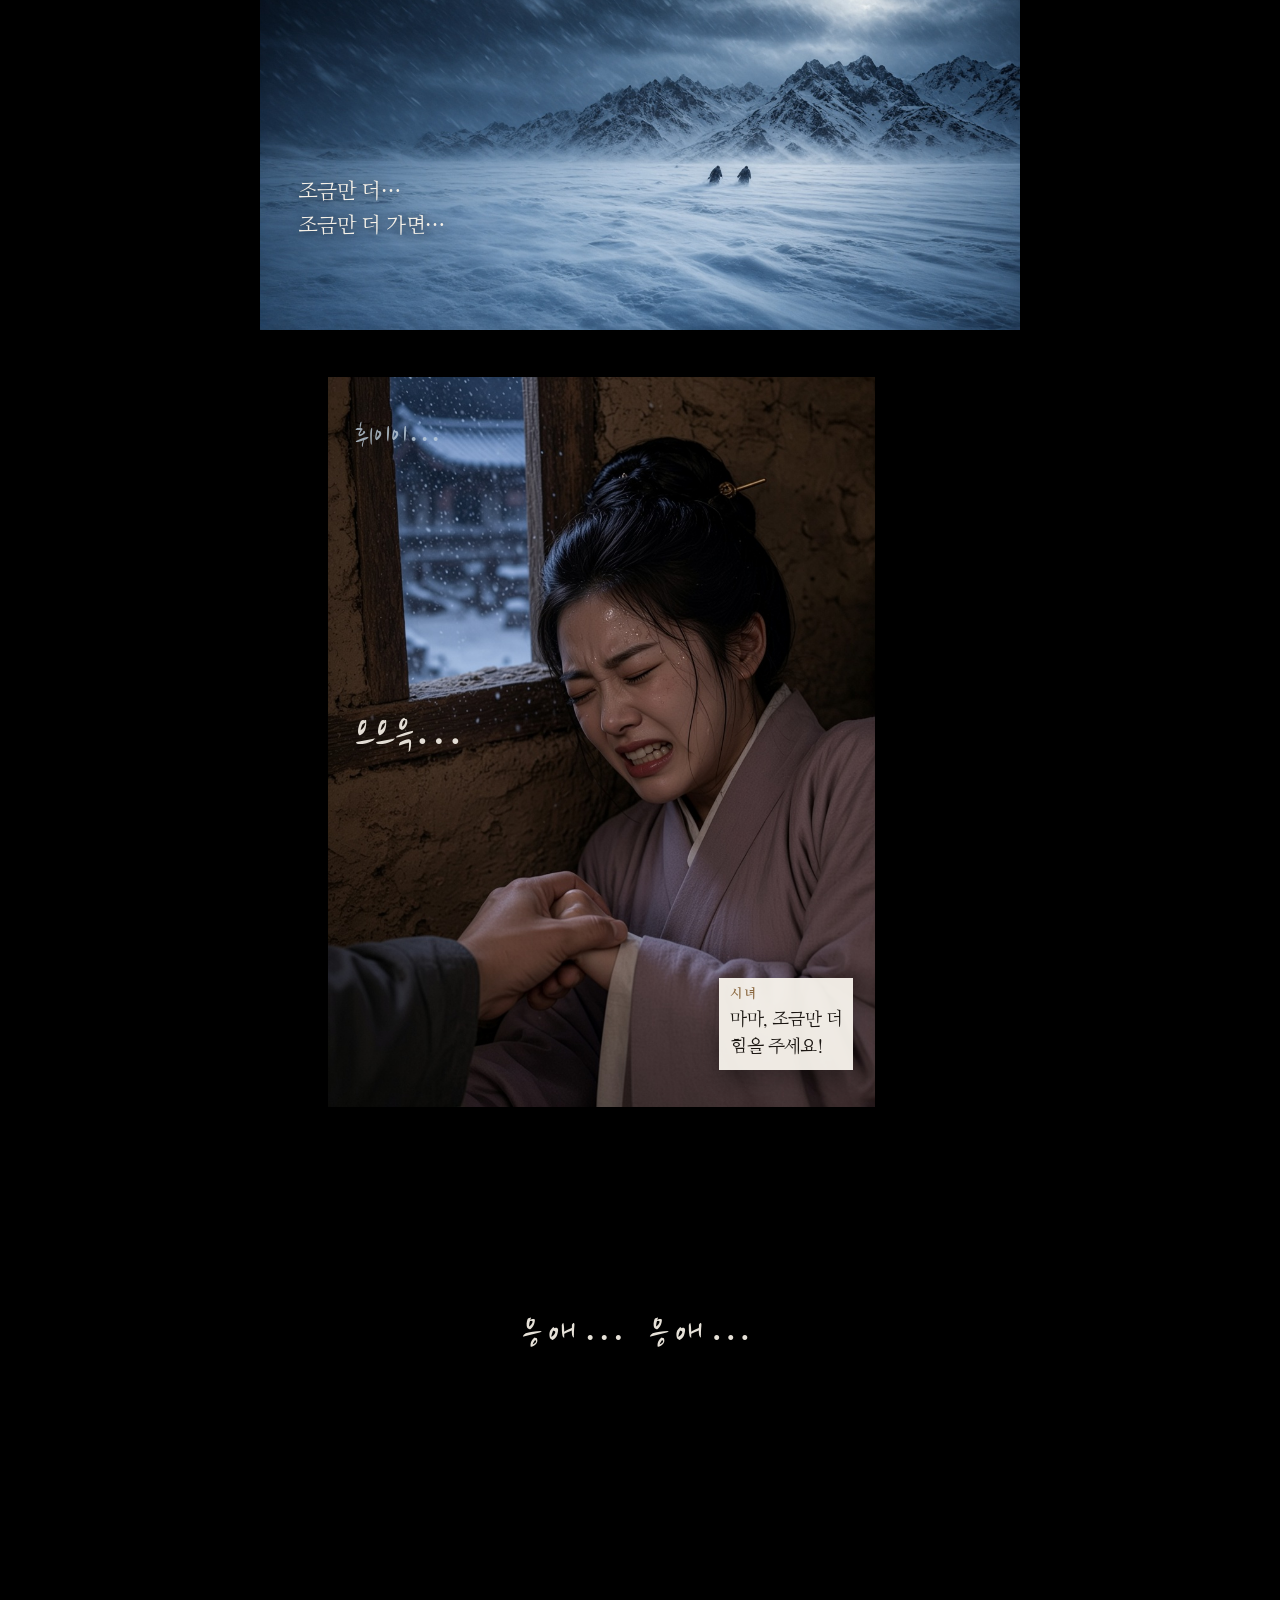
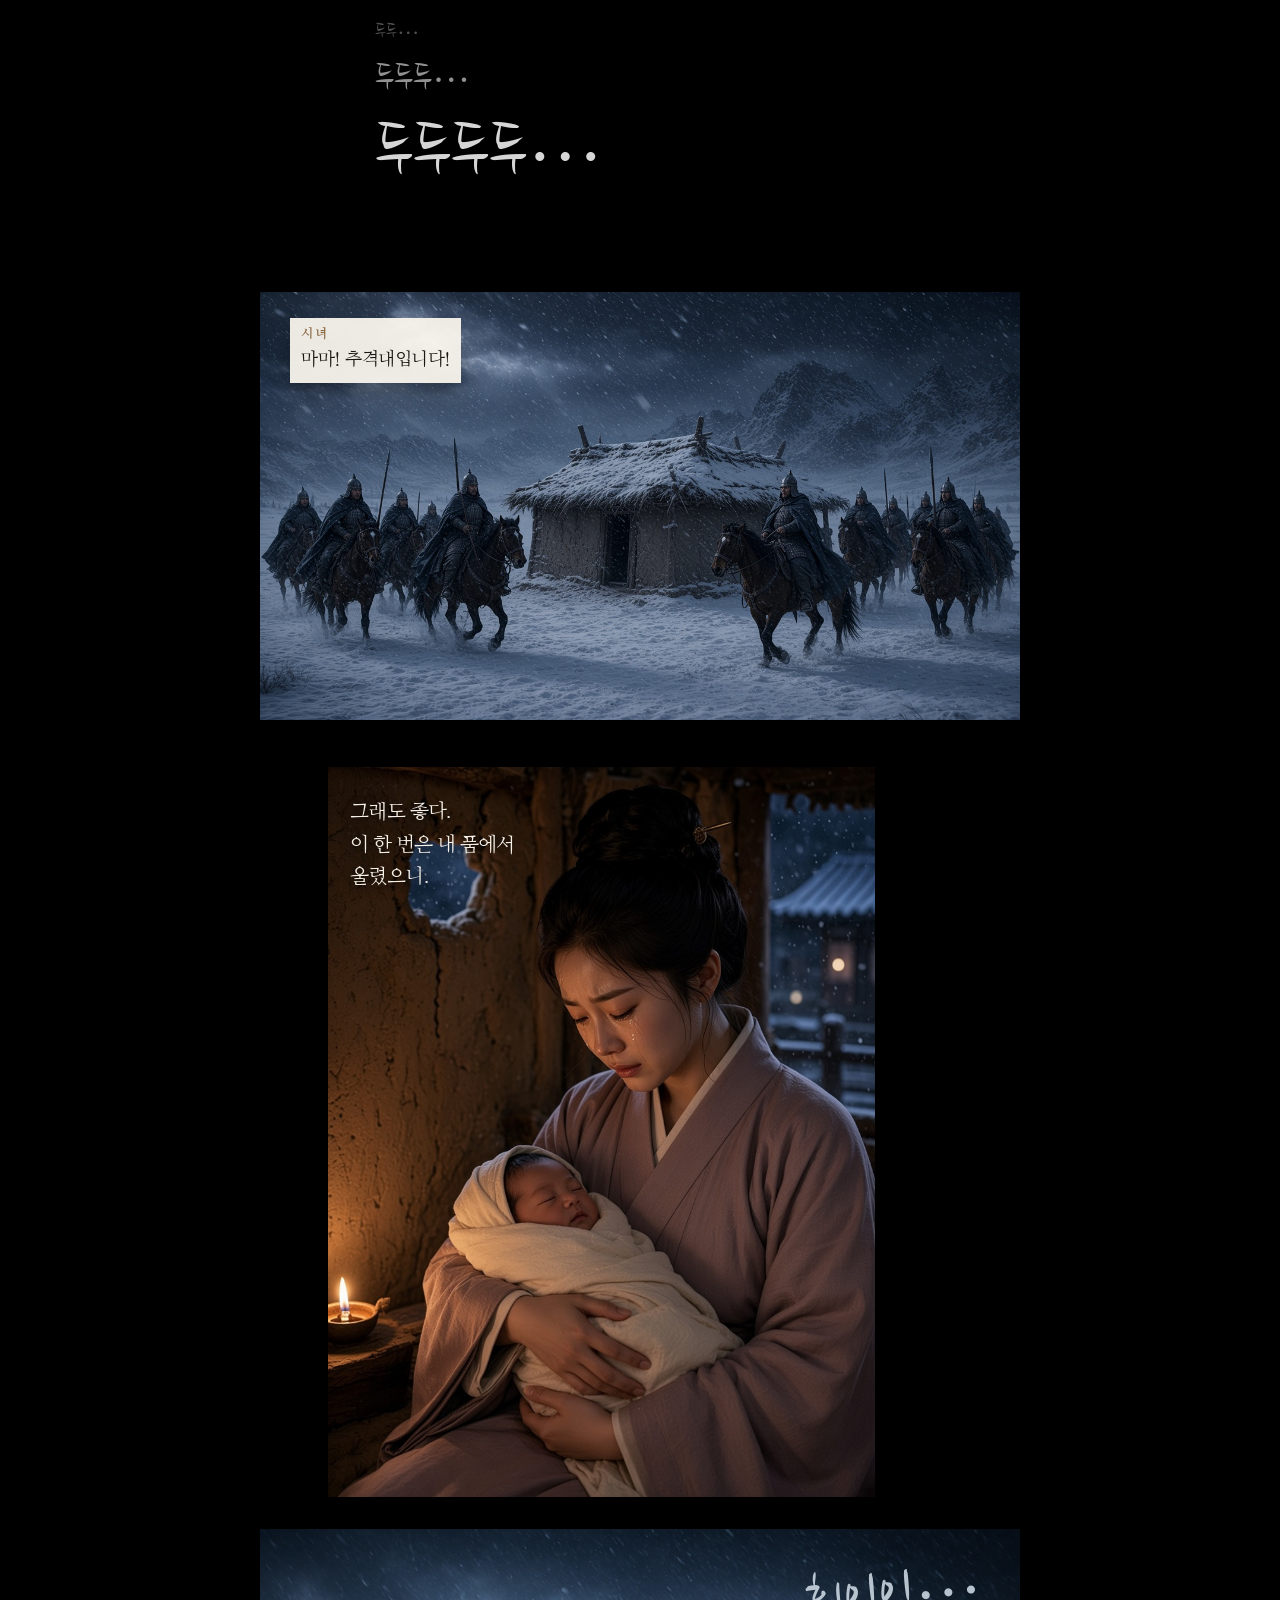
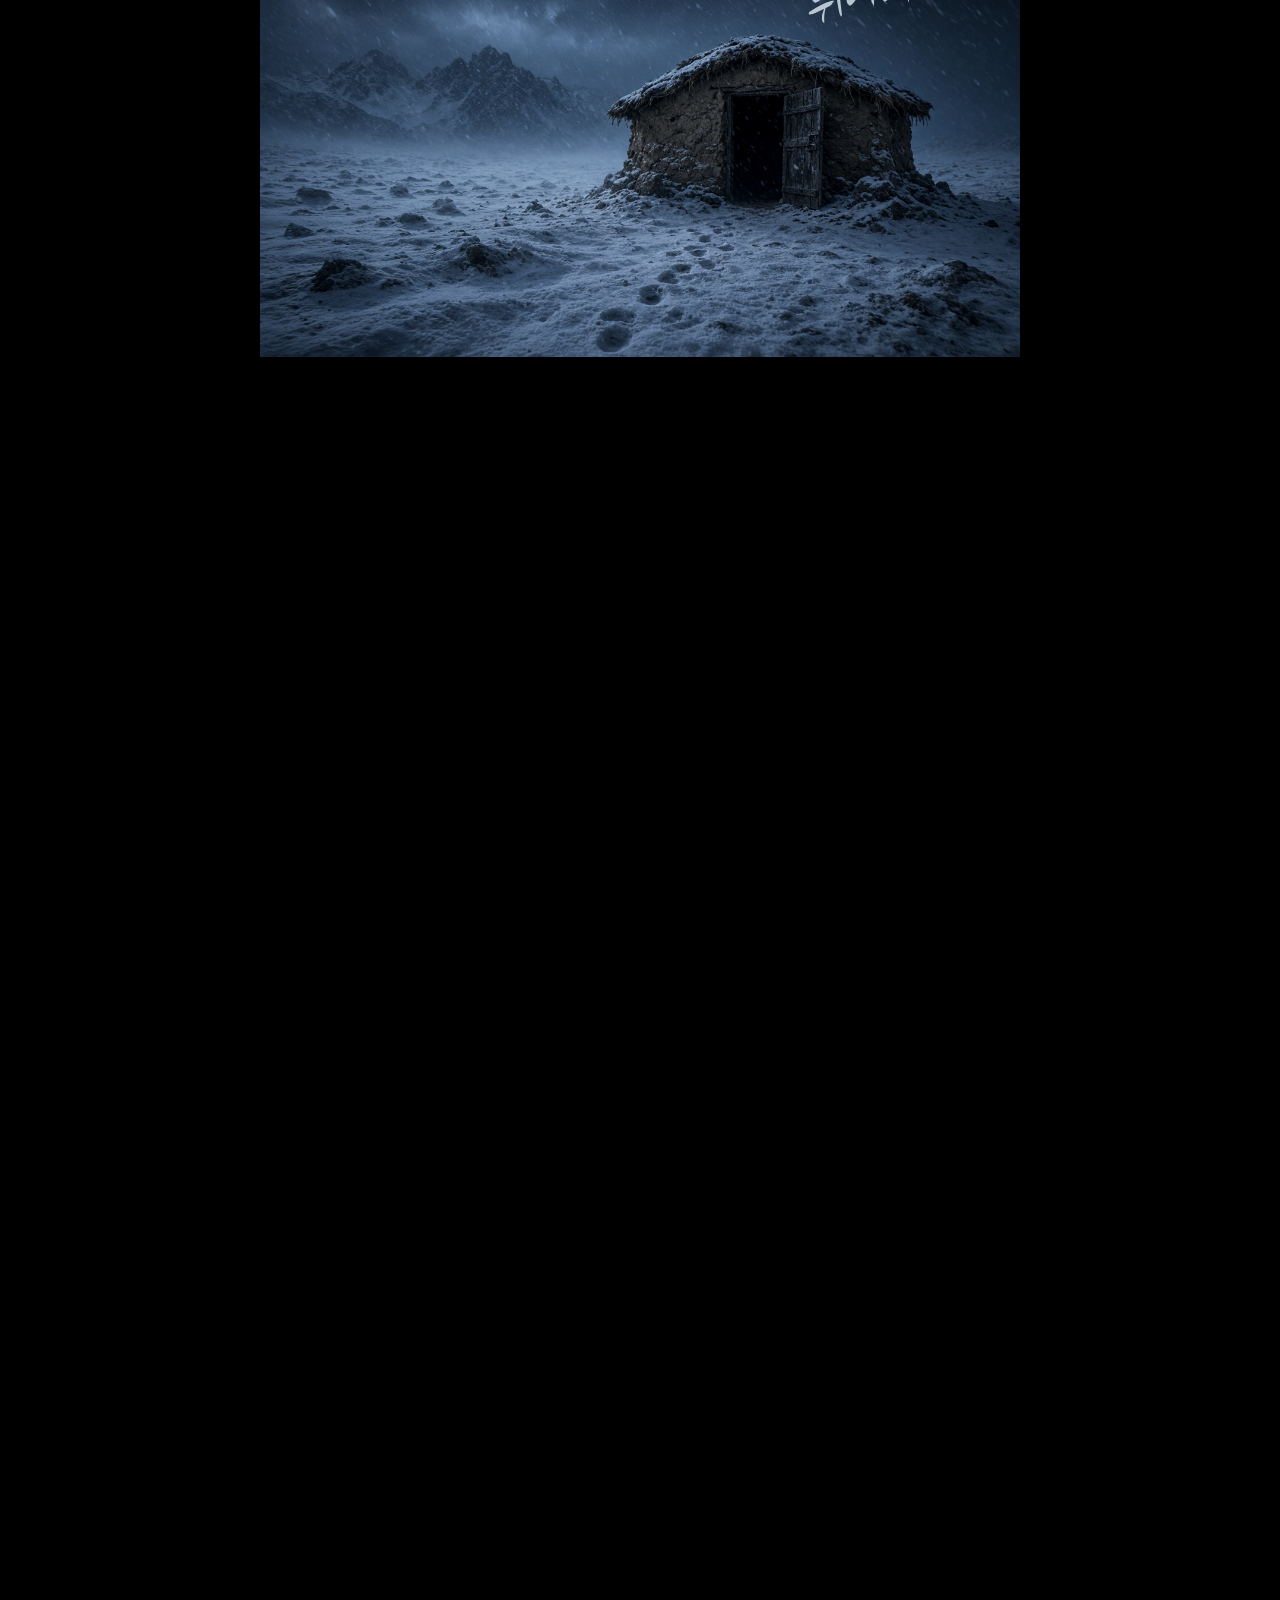
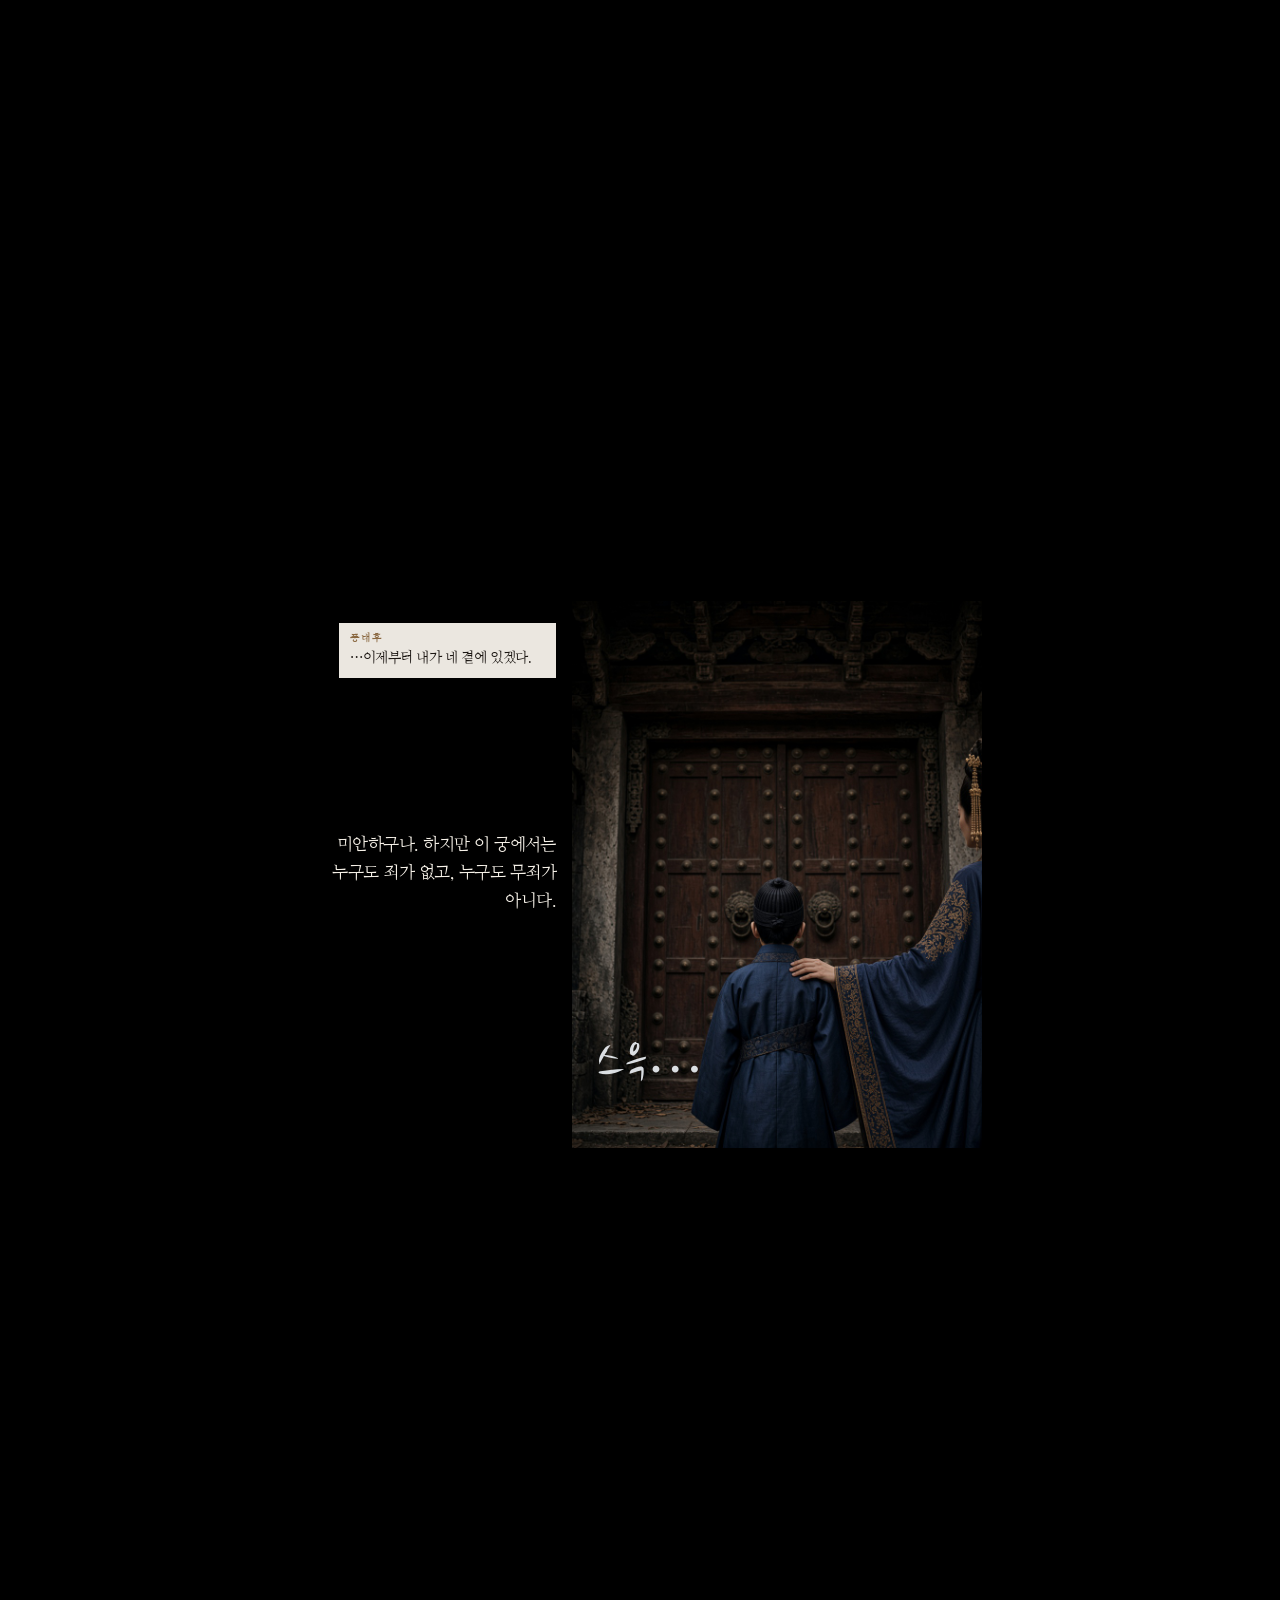
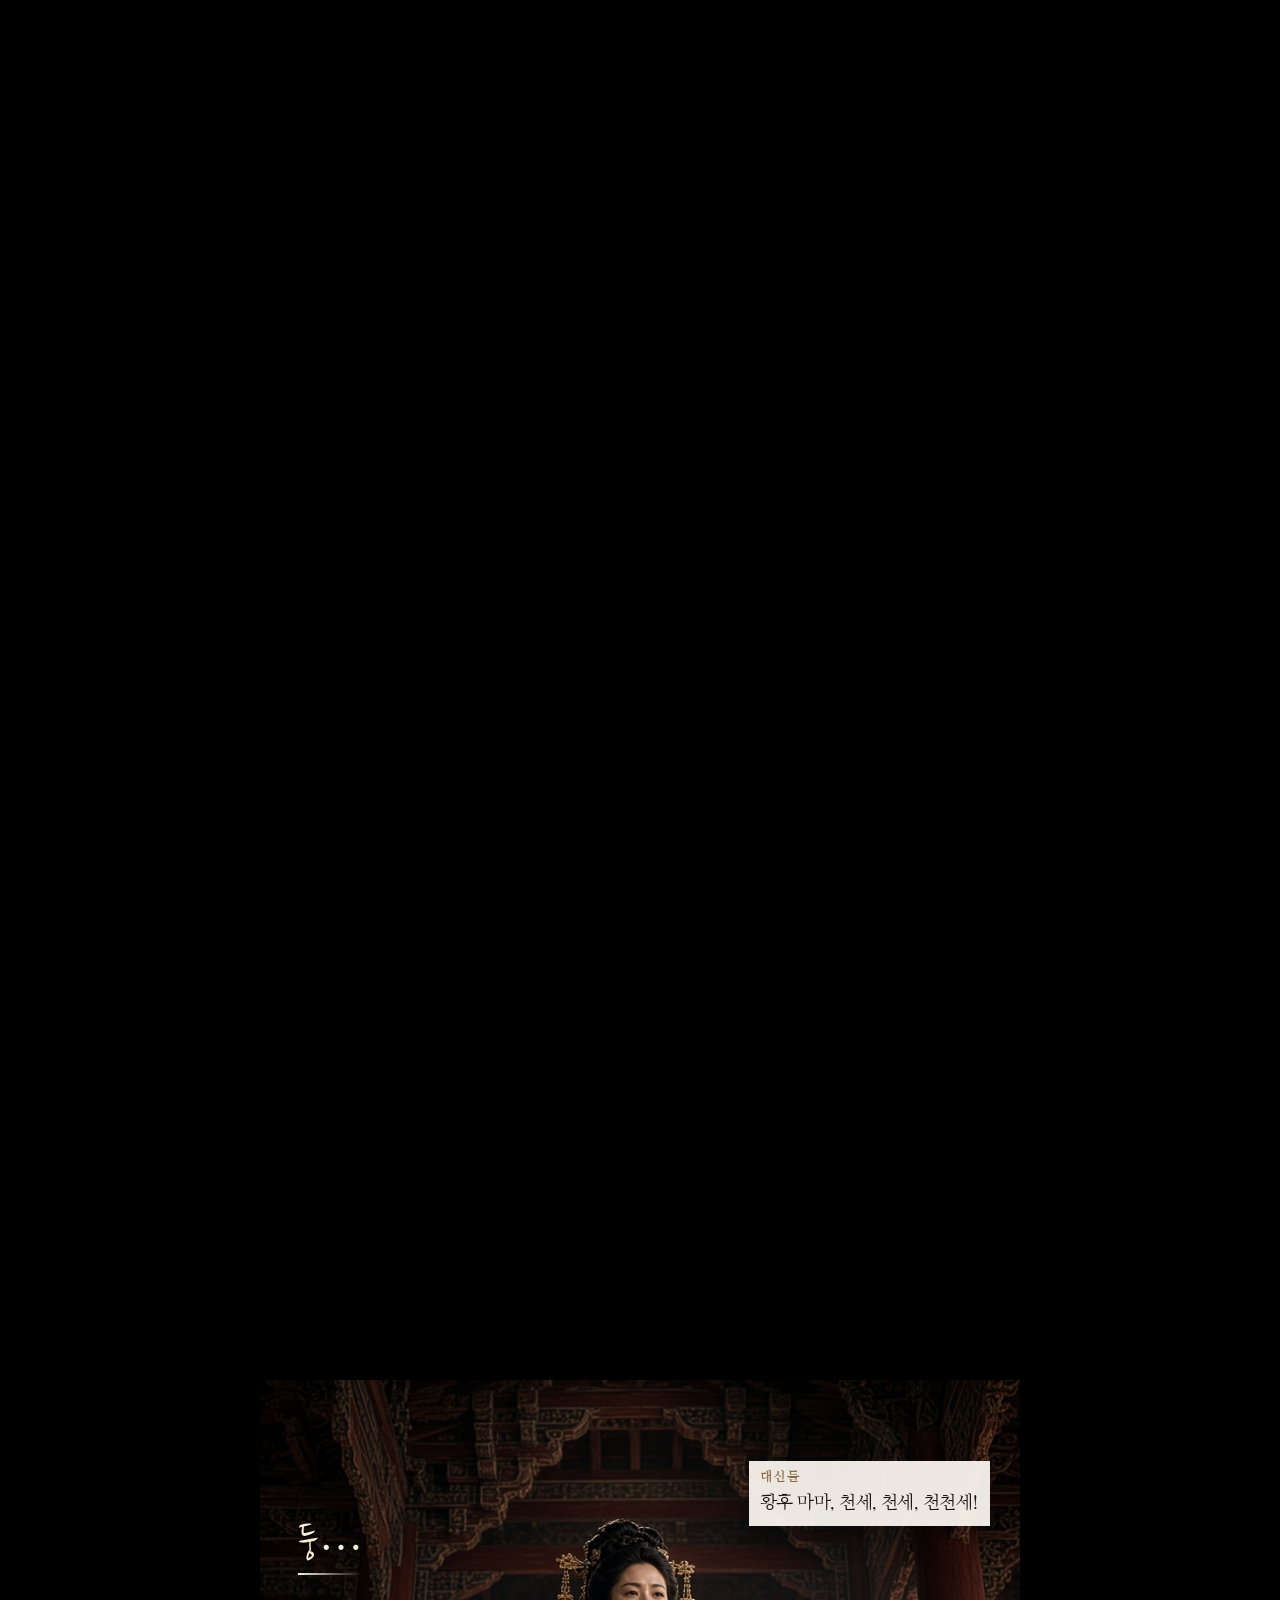
<file: episode-2.html>
<!DOCTYPE html>
<html lang="ko">
<head>
  <meta charset="UTF-8">
  <meta name="viewport" content="width=device-width, initial-scale=1">
  <title>2화 · 황후의 자리에 오르다</title>
  <link rel="preconnect" href="https://fonts.googleapis.com">
  <link rel="preconnect" href="https://fonts.gstatic.com" crossorigin>
  <link href="https://fonts.googleapis.com/css2?family=Noto+Sans+KR:wght@400;700&family=Nanum+Brush+Script&family=Nanum+Myeongjo:wght@400;700&display=swap" rel="stylesheet">
  <link rel="stylesheet" href="webtoon.css">
</head>
<body>
<main class="reader">
    <header class="chapter">
      <p class="eyebrow">SCENE 2</p>
      <h1>황후의 자리에 오르다</h1>
    </header>

    <figure class="panel wide left">
      <img src="images/cut16c-teach.jpg" alt="풍좌소의가 어린 풍태후의 자세를 바로잡아 가르친다.">
    </figure>
    <p class="follow left"><b>풍좌소의</b>글과 예, 이 궁에서 살아남는 법.<br>그것만은 내가 가르쳤다.</p>

    <figure class="panel sm right">
      <img src="images/cut16d-support.jpg" alt="대신 둘이 소황후의 책봉 지지를 전한다.">
      <p class="line gutter-left" style="top: 6%;">
        <b>대신</b>
        소황후마마께서 풍씨의<br>황후 책봉을 적극히 미시오.
      </p>
      <p class="line gutter-left" style="top: 48%;">
        <b>대신</b>
        그 지지가 없었다면<br>이 자리는 열리지 않았소.
      </p>
    </figure>

    <div class="gap" aria-hidden="true"></div>

    <aside class="narration">
      <p class="box" style="max-width: 20em;">죄인의 신분으로 입궁한 뒤<br>얼마 지나지 않아 귀인이 되었고,<br>태안 2년(456)에는 열 살의 나이로<br>황후가 되었다.</p>
    </aside>

    <div class="gap" aria-hidden="true"></div>

    <figure class="panel wide left">
      <img src="images/cut17-robes.jpg" alt="어두운 방. 소황후가 풍태후에게 예복을 건넨다.">
      <p class="line" style="left: 3%; top: 4%;">
        <b>소황후</b>
        기회는 기다리는 자에게 오지 않는다. 잡는 자의 것이지.
      </p>
      <p class="line" style="right: 3%; top: 38%;">
        <b>풍태후</b>
        …제가 잡을 수 있을까요.
      </p>
      <p class="line" style="left: 3%; bottom: 4%;">
        <b>소황후</b>
        잡을 수 있느냐고 묻는 자는 못 잡는다. 이미 잡았다고 믿어라.
      </p>
    </figure>

    <figure class="panel sm right">
      <img src="images/cut18-hands-robe.jpg" alt="건네지는 예복 위에 맞잡은 두 손.">
      <p class="thought gutter-left">이 옷의 무게가…<br>이렇게 무거운 거였구나.</p>
    </figure>

    <figure class="panel md inset">
      <img src="images/cut19-crown.jpg" alt="궁녀들이 풍태후의 머리를 올리고 관을 씌운다. 얼굴은 무표정하다.">
      <p class="line" style="top: 58%; left: 3%; max-width: 8.2em;">
        <b>궁녀</b>
        마마, 정말 아름다우십니다.
      </p>
      <p class="line" style="right: 3%; bottom: 16%;">
        <b>풍태후</b>
        …관이 무겁구나.
      </p>
      <p class="line" style="top: 5%; right: 3%;">
        <b>궁녀</b>
        곧 익숙해지실 겁니다.
      </p>
    </figure>
    <p class="follow left">익숙해져야지. 평생 쓰고 살 것이니.</p>

    <div class="lapse" aria-hidden="true"></div>

    <figure class="panel lg">
      <img src="images/cut20-winter.jpg" alt="눈발이 날리는 겨울밤. 소황후가 고개를 숙인 이귀인에게 말한다.">
      <p class="line" style="left: 50%; top: 3%; width: 11em; transform: translateX(-50%); text-align: center;">
        <b>소황후</b>
        이 궁의 법을<br>모르는 것은 아니겠지.
      </p>
      <p class="line" style="right: 4%; bottom: 16%;">
        <b>이귀인</b>
        알고 있습니다.
      </p>
      <p class="line" style="left: 4%; bottom: 4%;">
        <b>소황후</b>
        아들을 낳거라.<br>그리고 조용히 물러나거라.
      </p>
    </figure>

    <figure class="panel lg">
      <img src="images/cut21-escape.jpg" alt="깊은 밤, 눈 덮인 궁궐 담을 넘는 두 사람의 실루엣.">
      <p class="sfx wind">휘이이…</p>
      <p class="sfx steps">사박 사박</p>
      <p class="line" style="left: 4%; top: 7%;">
        <b>시녀</b>
        마마, 이러시다 발각되면…
      </p>
      <p class="line" style="right: 4%; bottom: 7%;">
        <b>이귀인</b>
        가자.<br>어서 이곳을 벗어나자.
      </p>
    </figure>

    <figure class="panel lg">
      <img src="images/cut21b-snowfield.jpg" alt="눈보라 치는 넓은 설원. 먼 산맥 아래로 두 사람이 비틀거리며 걷는다.">
      <p class="thought" style="left: 5%; bottom: 20%;">조금만 더…<br>조금만 더 가면…</p>
    </figure>

    <figure class="panel md inset">
      <img src="images/cut21c-labor.jpg" alt="허름한 움막. 이귀인이 이를 악물고, 시녀의 손이 보인다.">
      <p class="sfx wind-sm">휘이이…</p>
      <p class="sfx strain">으으윽…</p>
      <p class="line" style="right: 4%; bottom: 5%;">
        <b>시녀</b>
        마마, 조금만 더<br>힘을 주세요!
      </p>
    </figure>

    <div class="half" aria-label="검은 여백">
      <p class="cry">응애… 응애…</p>
    </div>

    <div class="hoof">
      <p>두두…</p>
      <p>두두두…</p>
      <p>두두두두…</p>
    </div>

    <figure class="panel lg">
      <img src="images/cut21d-riders.jpg" alt="말을 탄 병사들이 눈 속의 움막을 에워싼다.">
      <p class="line" style="left: 4%; top: 6%;">
        <b>시녀</b>
        마마! 추격대입니다!
      </p>
    </figure>

    <figure class="panel md inset">
      <img src="images/cut21e-baby.jpg" alt="주황빛 아래, 이귀인이 갓난아기를 품에 안고 눈물을 흘린다.">
      <p class="thought" style="left: 4%; top: 4%; max-width: 9em;">그래도 좋다.<br>이 한 번은 내 품에서 울렸으니.</p>
    </figure>

    <figure class="panel lg">
      <img src="images/cut21f-empty.jpg" alt="눈이 내리는 설원. 아무도 없는 움막 문.">
      <p class="sfx wind">휘이이…</p>
    </figure>

    <div class="lapse" aria-label="시간이 흐른 뒤"></div>

    <figure class="panel sm right">
      <img src="images/cut23-shoulder.jpg" alt="풍태후의 손이 소년의 어깨에 얹힌다. 소년은 닫힌 문을 보고 있다.">
      <p class="line gutter-left" style="top: 4%;">
        <b>풍태후</b>
        …이제부터 내가 네 곁에 있겠다.
      </p>
      <p class="thought gutter-left" style="top: 42%;">미안하구나. 하지만 이 궁에서는 누구도 죄가 없고, 누구도 무죄가 아니다.</p>
      <p class="sfx slide">스윽…</p>
    </figure>

    <div class="lapse" aria-hidden="true"></div>

    <figure class="panel lg">
      <img src="images/cut24-throne.jpg" alt="로우 앵글. 풍태후가 계단 위 황후의 자리에 앉고, 아래에서 대신들이 절한다.">
      <p class="sfx drum d1">둥…<span class="edge"></span></p>
      <p class="sfx drum d2">둥…<span class="edge"></span></p>
      <p class="sfx drum d3">둥…<span class="edge"></span></p>
      <p class="line" style="top: 8%; right: 4%;">
        <b>대신들</b>
        황후 마마, 천세, 천세, 천천세!
      </p>
      <p class="thought" style="right: 5%; bottom: 14%; max-width: 11em; text-align: right;">이제 아무도…<br>나를 내려다볼 수 없다.</p>
    </figure>

    <header class="chapter card">
      <p class="card-copy">황제는 있었으나,<br>황제의 자리는 비어 있었다.</p>
      <p class="sfx card-sound">스릉</p>
    </header>

    <div class="lapse" aria-hidden="true"></div>

    <header class="chapter">
      <p class="eyebrow">SCENE 3</p>
      <h1>황제의 자리를<br>차지한 여인</h1>
    </header>

    <figure class="panel lg">
      <img src="images/cut25-court.jpg" alt="조정 회의. 대신들이 옥좌 앞에서 정사를 논하고, 병풍 너머로 여인의 실루엣이 희미하다.">
      <p class="sfx murmur">웅성웅성</p>
      <p class="sfx scratch">사각사각</p>
      <p class="line" style="left: 4%; bottom: 16%;">
        <b>대신</b>
        폐하, 북방 방비에 관한 상소를 올립니다.
      </p>
      <p class="line" style="right: 4%; bottom: 8%;">
        <b>대신</b>
        그 일은 승상께서 이미 결정하신 바이니…
      </p>
    </figure>

    <aside class="narration">
      <p class="box" style="max-width: 17em;">태화 6년, 465년.<br>승상이 된 을혼은<br>조정을 독단적으로 운영했고,<br>종실의 불만은 커져 갔다.</p>
    </aside>

    <figure class="panel md inset">
      <img src="images/cut25b-chance.jpg" alt="병풍 곁의 풍태후. 입을 다문 채 곁을 본다.">
      <p class="line" style="left: 4%; bottom: 6%;">
        <b>풍태후</b>
        지금이 걸림돌을<br>제거할 기회구나.
      </p>
    </figure>

    <div class="blackout" aria-label="검은 여백"></div>

    <figure class="panel md inset">
      <img src="images/cut26-eulhon.jpg" alt="로우 앵글. 을혼이 거만하게 내려다본다.">
      <p class="voice">웅—</p>
      <p class="line" style="left: 4%; bottom: 5%;">
        <b>을혼</b>
        이 나라의 일은 내가 정한다. 폐하께서는 그저 윤허하시면 될 뿐이다.
      </p>
    </figure>

    <figure class="panel sm left">
      <img src="images/cut27-glances.jpg" alt="고개를 숙인 대신들. 눈치를 보는 시선만 움직인다.">
      <p class="thought gutter-right">승상의 눈 밖에 나면 다음 날 목이 날아간다…</p>
      <p class="thought gutter-right" style="top: 52%;">폐하는… 어디에 계신 것인가.</p>
    </figure>

    <figure class="panel sm right">
      <img src="images/cut28-fan.jpg" alt="병풍 뒤, 풍태후의 손이 둥근 비단 부채를 쥐고 있다.">
      <p class="sfx tap-fill">탁.</p>
      <p class="thought gutter-left">마음껏 즐겨라, 을혼.<br>오늘이 마지막이니.</p>
    </figure>

    <div class="lapse" aria-label="검은 여백"></div>

    <figure class="panel lg">
      <img src="images/cut29-soldiers.jpg" alt="궁궐 문이 열리고 횃불과 창을 든 군사들이 쏟아져 들어온다.">
      <p class="sfx bang">쾅!!</p>
      <p class="sfx clang">철컹 철컹</p>
      <p class="sfx rumble">우르르르</p>
      <p class="line" style="right: 4%; top: 28%;">
        <b>군사 장수</b>
        역적 을혼을 체포하라! 한 놈도 놓치지 마라!
      </p>
    </figure>

    <figure class="panel md inset">
      <img src="images/cut30-faces.jpg" alt="얼어붙은 대신들의 얼굴.">
      <p class="line" style="top: 6%; left: 4%;">
        <b>대신</b>
        무, 무슨 일이오…!
      </p>
      <p class="line" style="top: 38%; right: 4%;">
        <b>대신</b>
        이게 대체…
      </p>
      <p class="line" style="left: 6%; bottom: 8%;">
        <b>대신</b>
        저, 저건…
      </p>
    </figure>

    <figure class="panel wide left">
      <img src="images/cut31-drag.jpg" alt="을혼이 양팔을 붙잡혀 끌려 나간다.">
      <p class="line tremble" style="left: 4%; top: 6%;">
        <b>을혼</b>
        감히… 누구의 명으로!
      </p>
      <p class="sfx drag">질질</p>
    </figure>

    <figure class="panel tall right">
      <img src="images/cut32-shoes.jpg" alt="병풍 아래로 풍태후의 비단 신발이 걸어 나온다.">
    </figure>

    <div class="foot-gap"><p>또각…</p></div>

    <figure class="panel md inset">
      <img src="images/cut33-pale.jpg" alt="을혼의 얼굴이 새파랗게 질린다.">
      <p class="line" style="left: 4%; bottom: 6%;">
        <b>을혼</b>
        …태, 태후…? 설마… 당신이…!
      </p>
      <p class="thought gutter-right">병풍 뒤의 여인이… 처음부터 이 모든 것을…</p>
    </figure>

    <div class="foot-gap alt"><p>또각…</p></div>

    <figure class="panel wide left">
      <img src="images/cut34-kneel.jpg" alt="대신들이 하나둘 무릎을 꿇는다.">
      <p class="line" style="top: 6%; left: 4%;">
        <b>대신들</b>
        태후마마를 뵈옵니다!
      </p>
      <p class="sfx thud k1">쿵…</p>
      <p class="sfx thud k2">쿵…</p>
      <p class="sfx thud k3">쿵…</p>
    </figure>

    <figure class="panel lg">
      <img src="images/cut35-seat.jpg" alt="로우 앵글. 풍태후가 조정 중앙에 앉아 있고, 뒤에서 빛이 쏟아진다.">
    </figure>

  <blockquote class="cite">
    <p>그녀의 잔혹하고 향락을 좋아하는 성향,<br>한족 사인과 탁발 귀족을 등용해 활용한<br>정치적 수완이 정치 독단을 가능하게 했다고 본다.</p>
  </blockquote>

  <nav class="ep-nav">
    <a class="next" href="episode-3.html"><small>다음 화</small><span>피로 물든 궁궐</span></a>
    <a class="back" href="index.html">목록으로</a>
    <a class="back" href="episode-1.html">1화로 돌아가기</a>
  </nav>
</main>
</body>
</html>
</file>
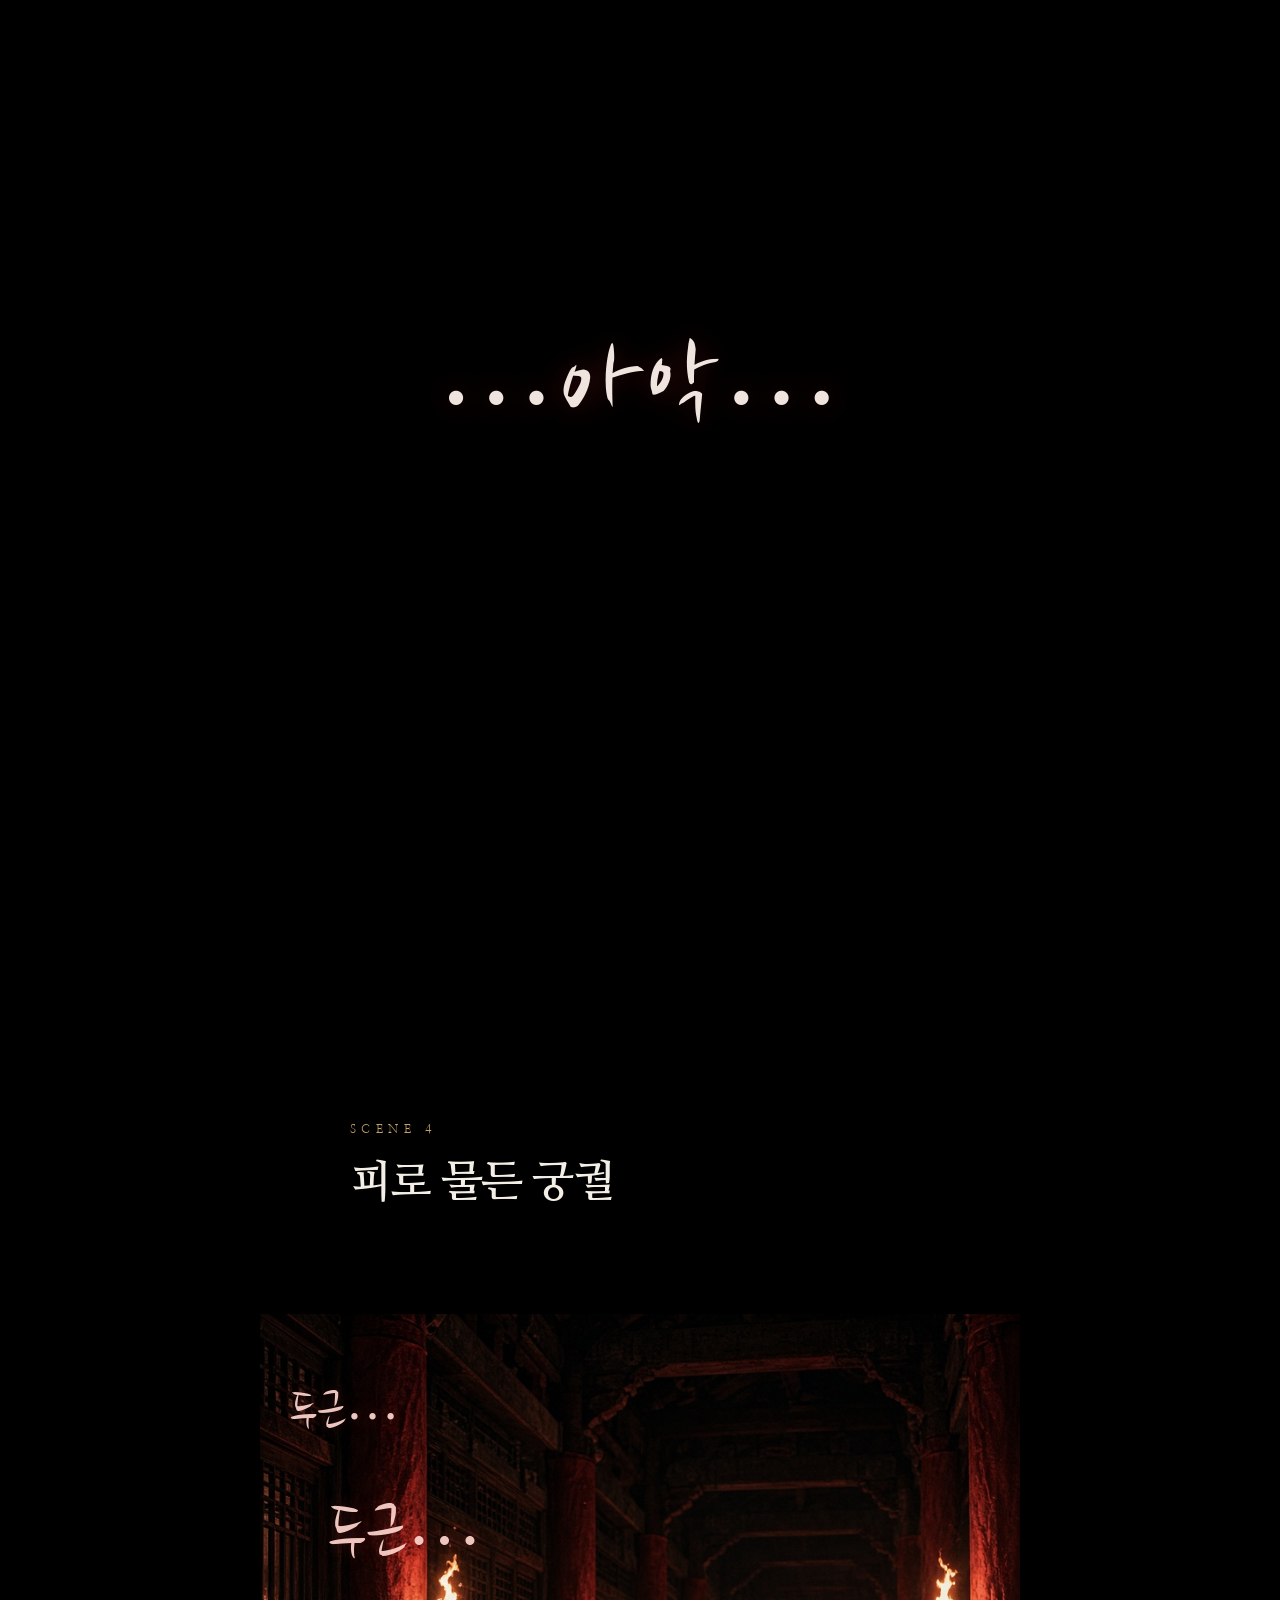
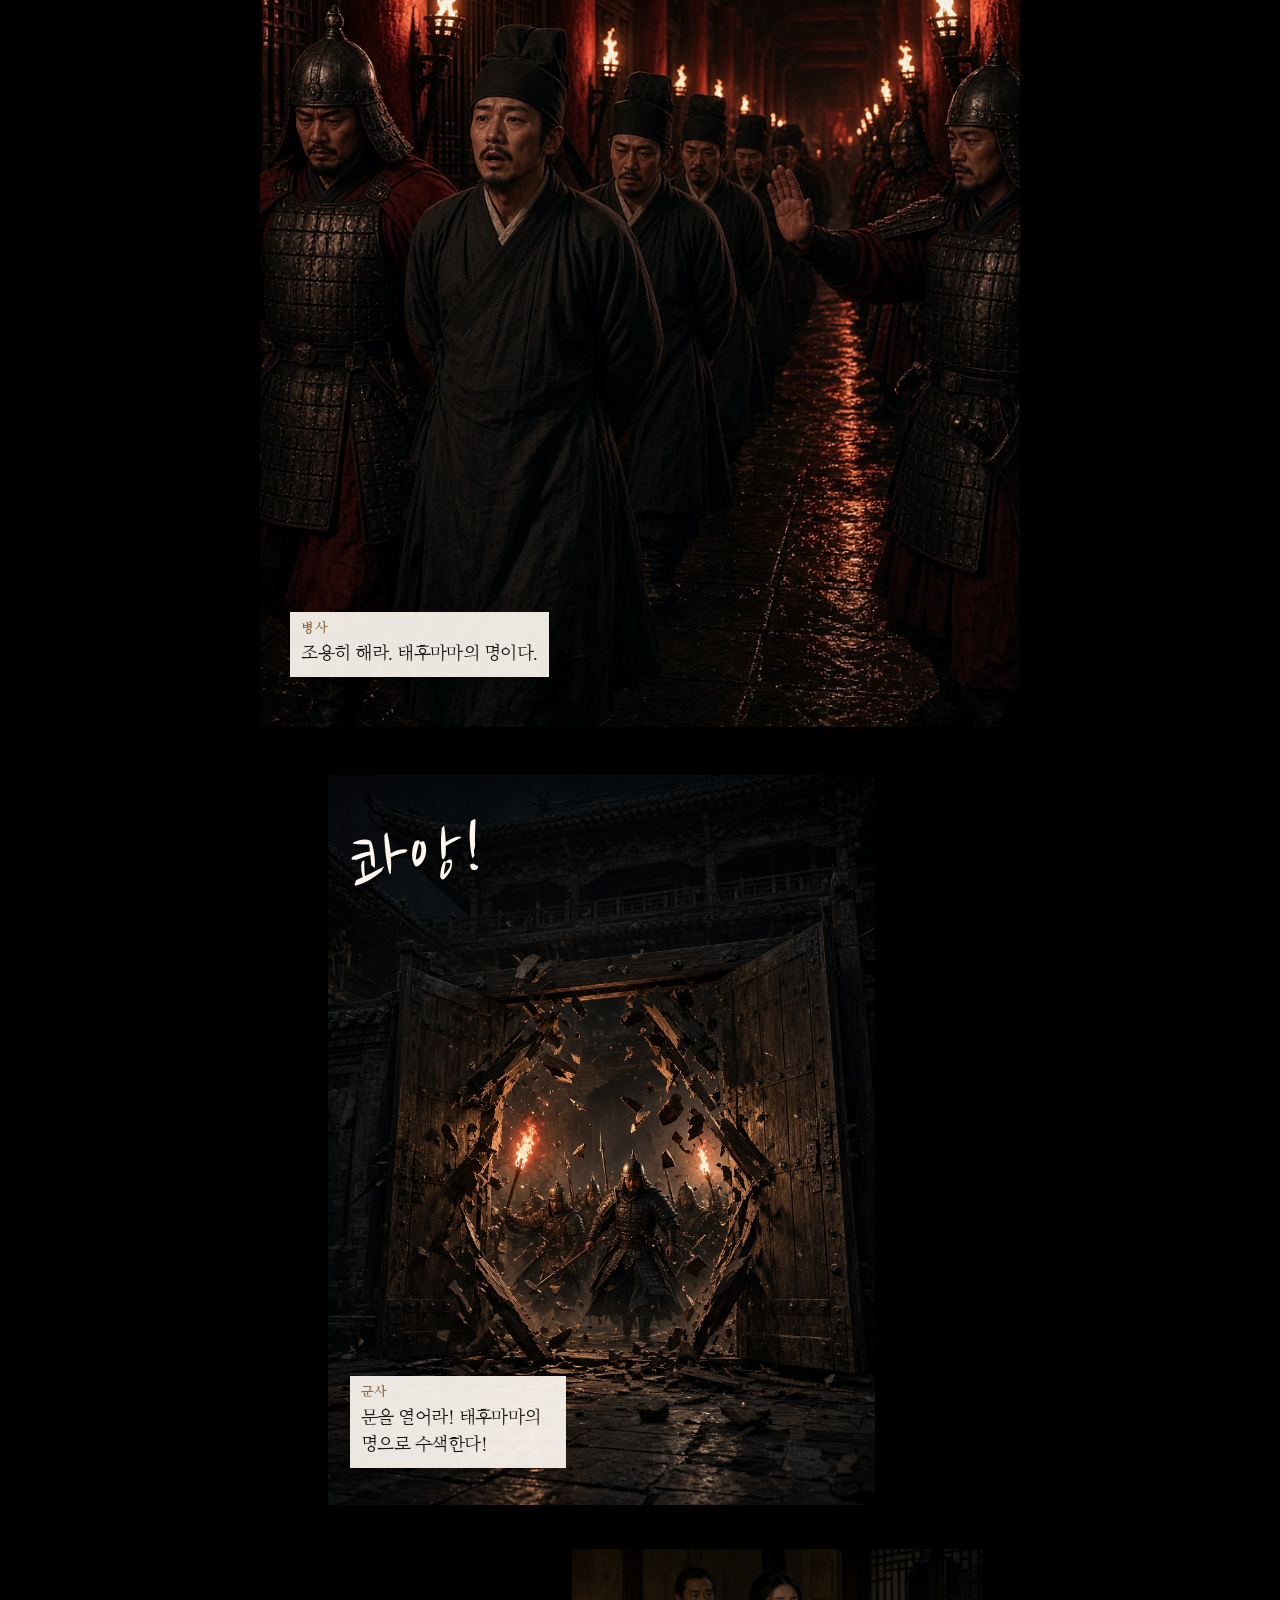
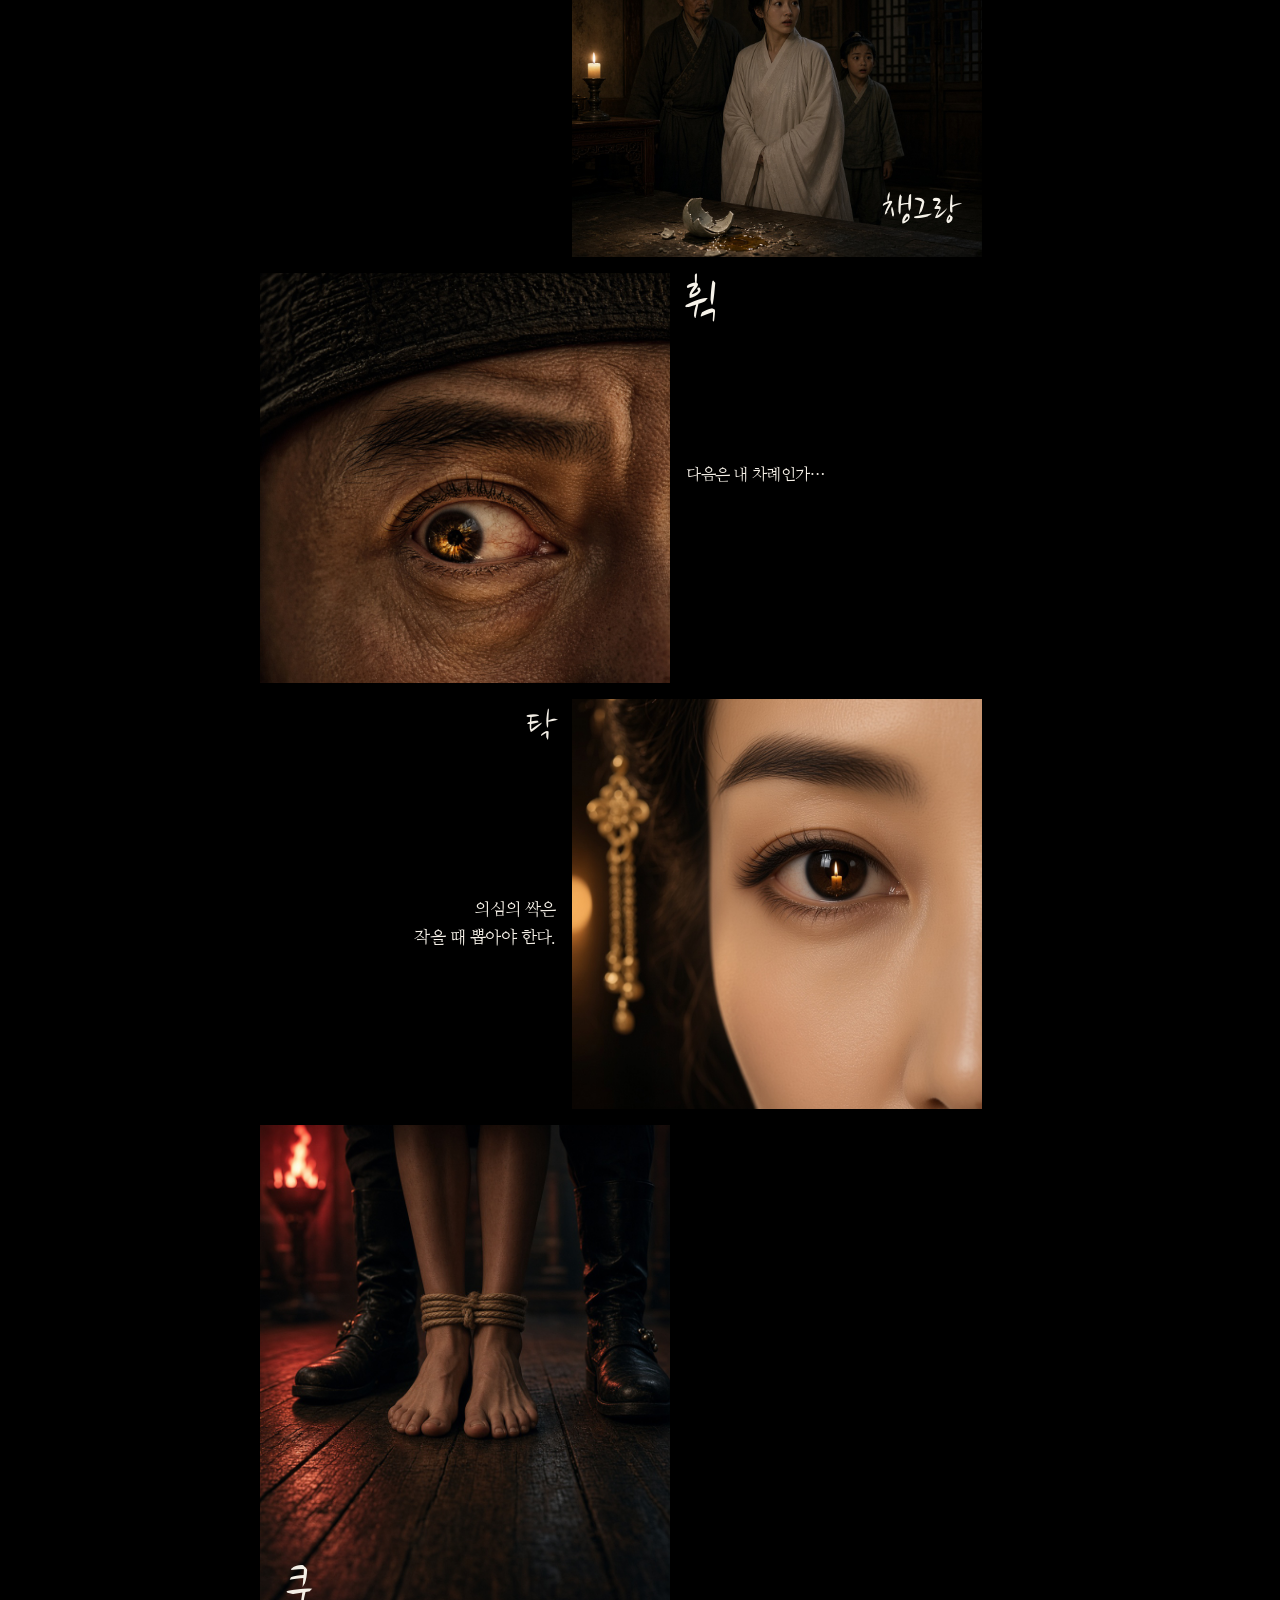
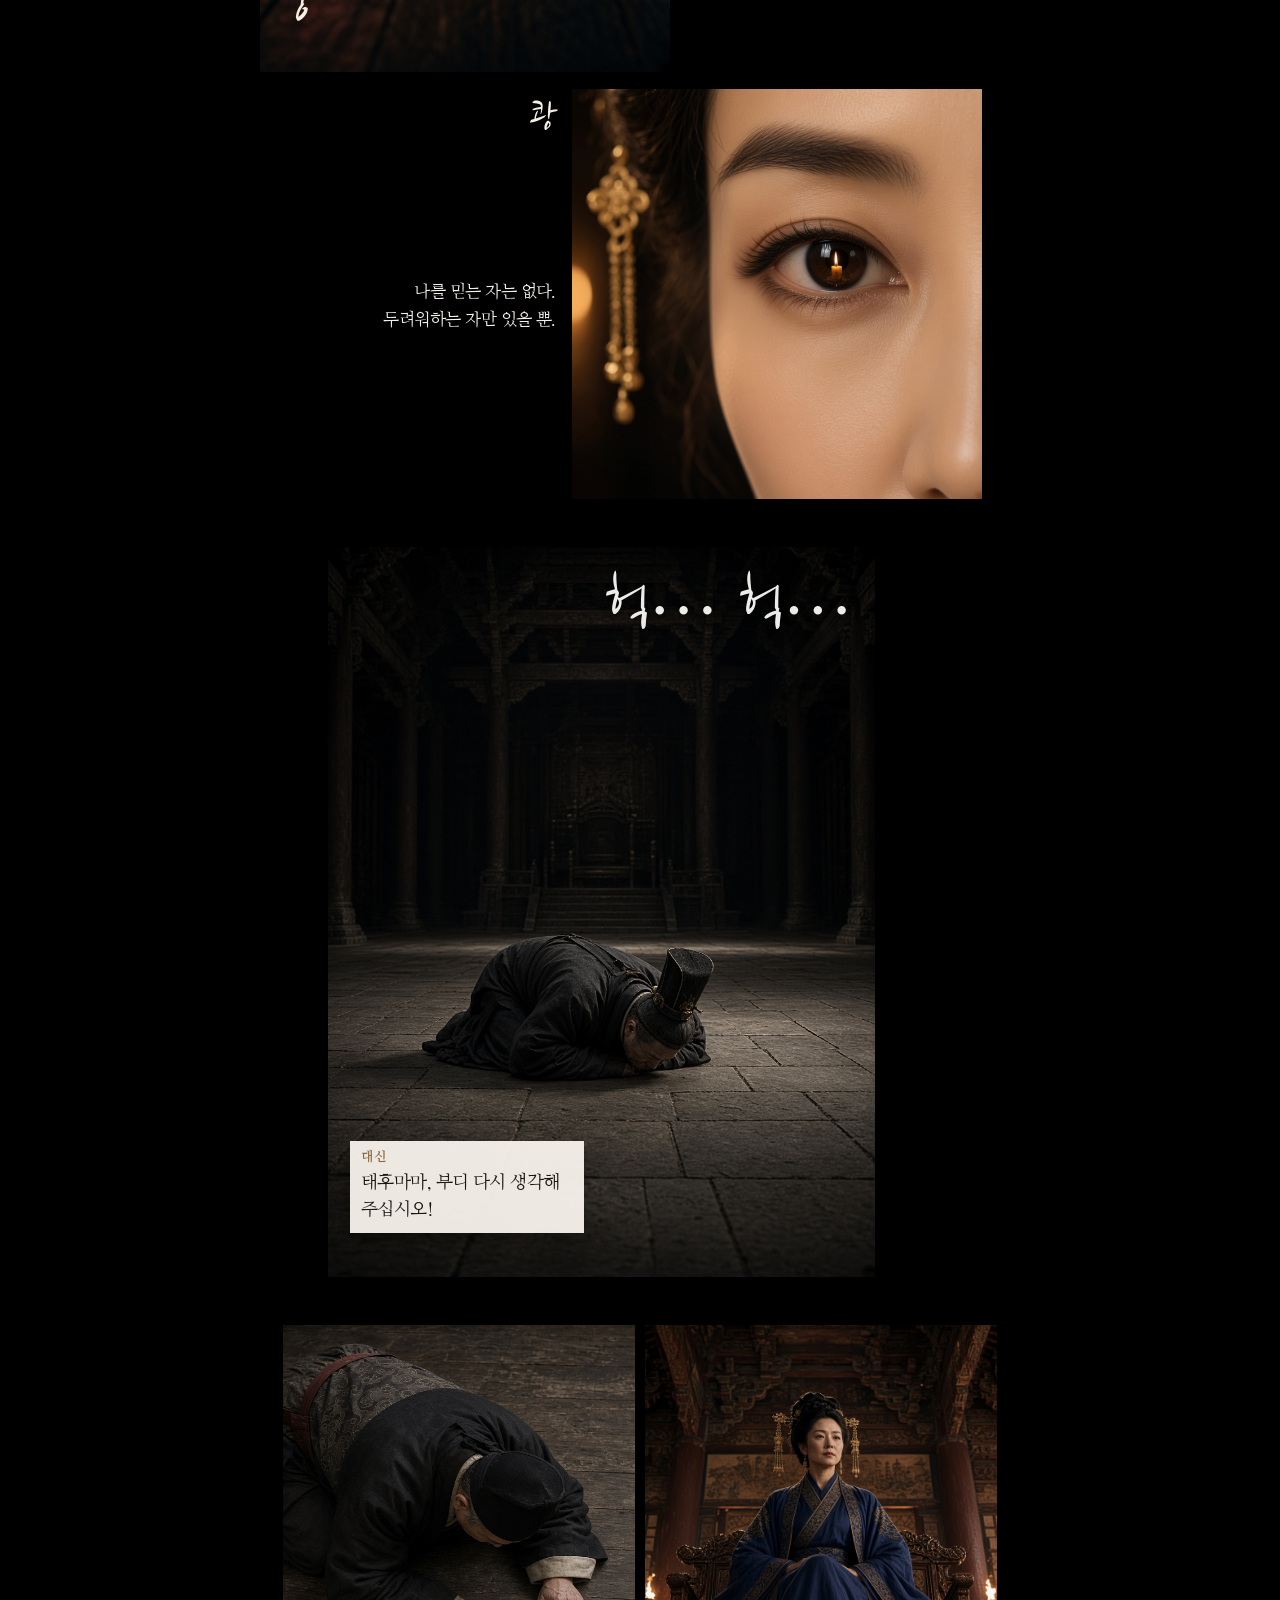
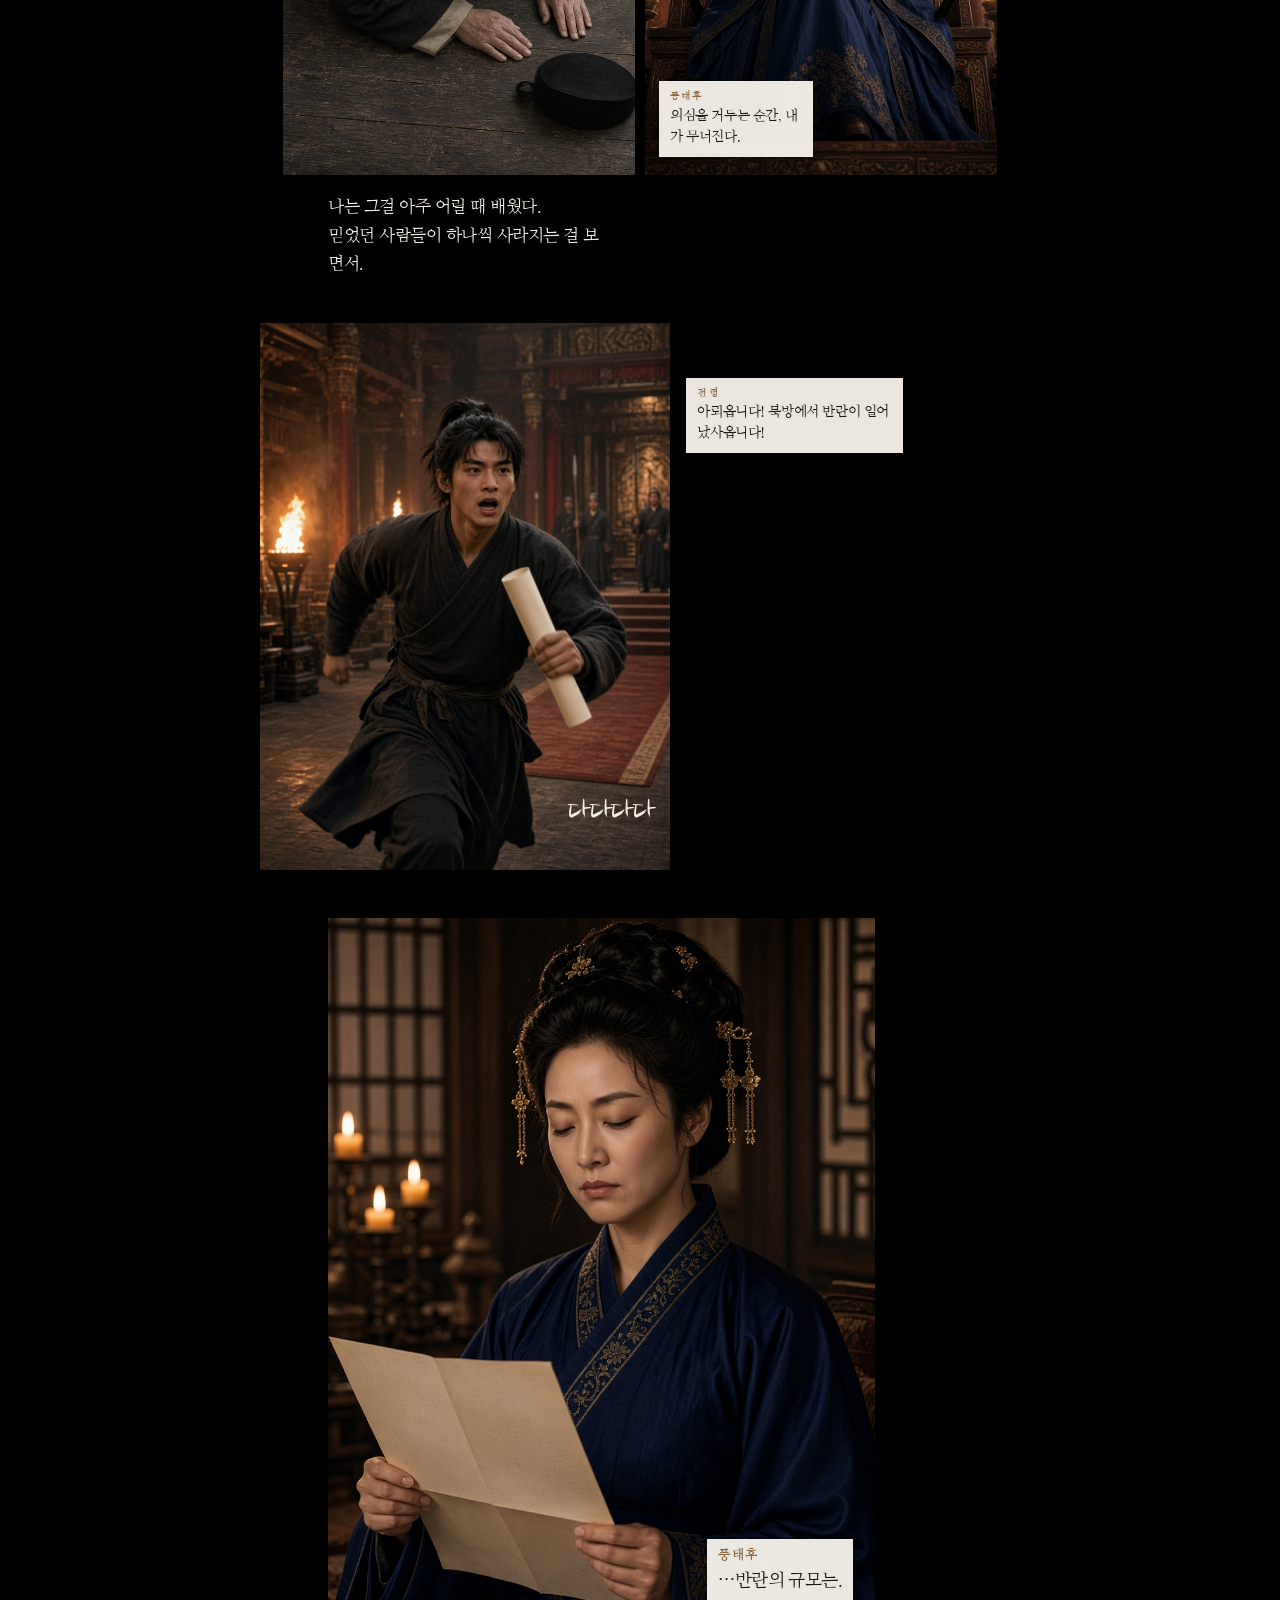
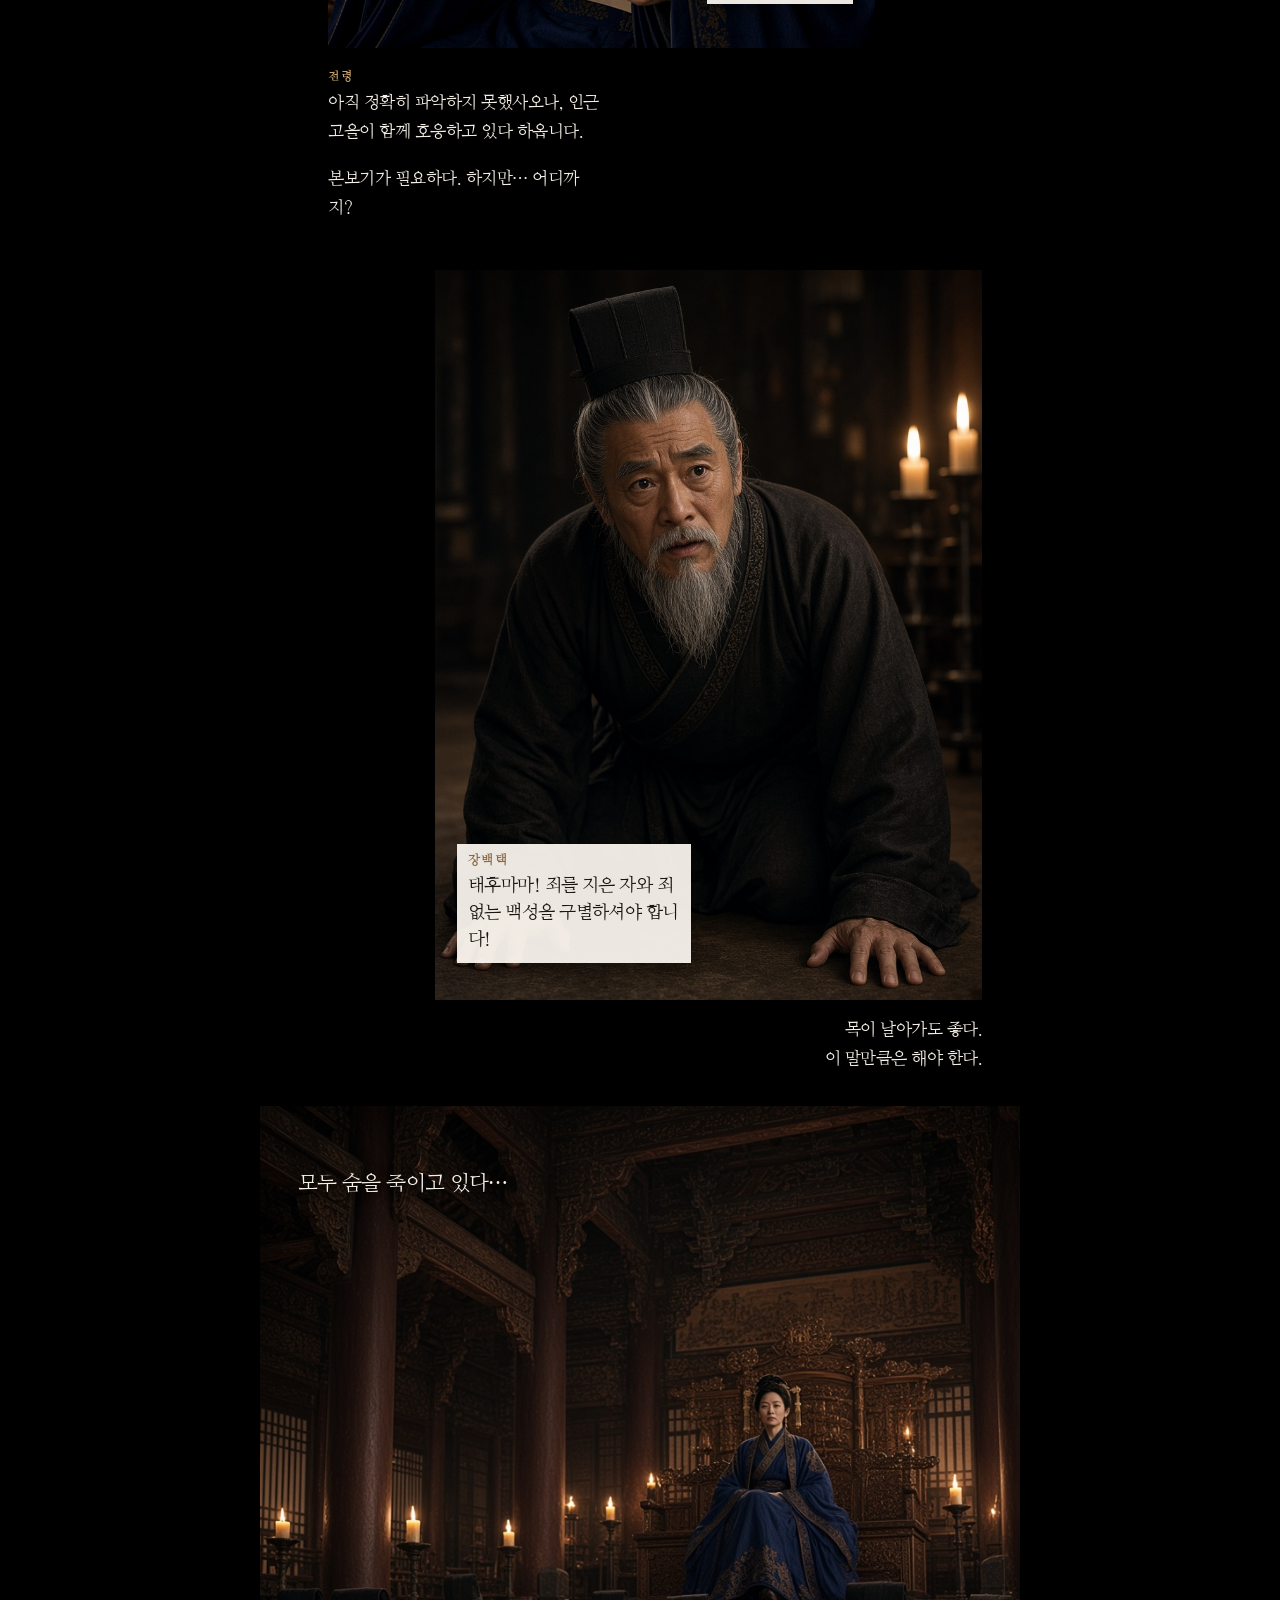
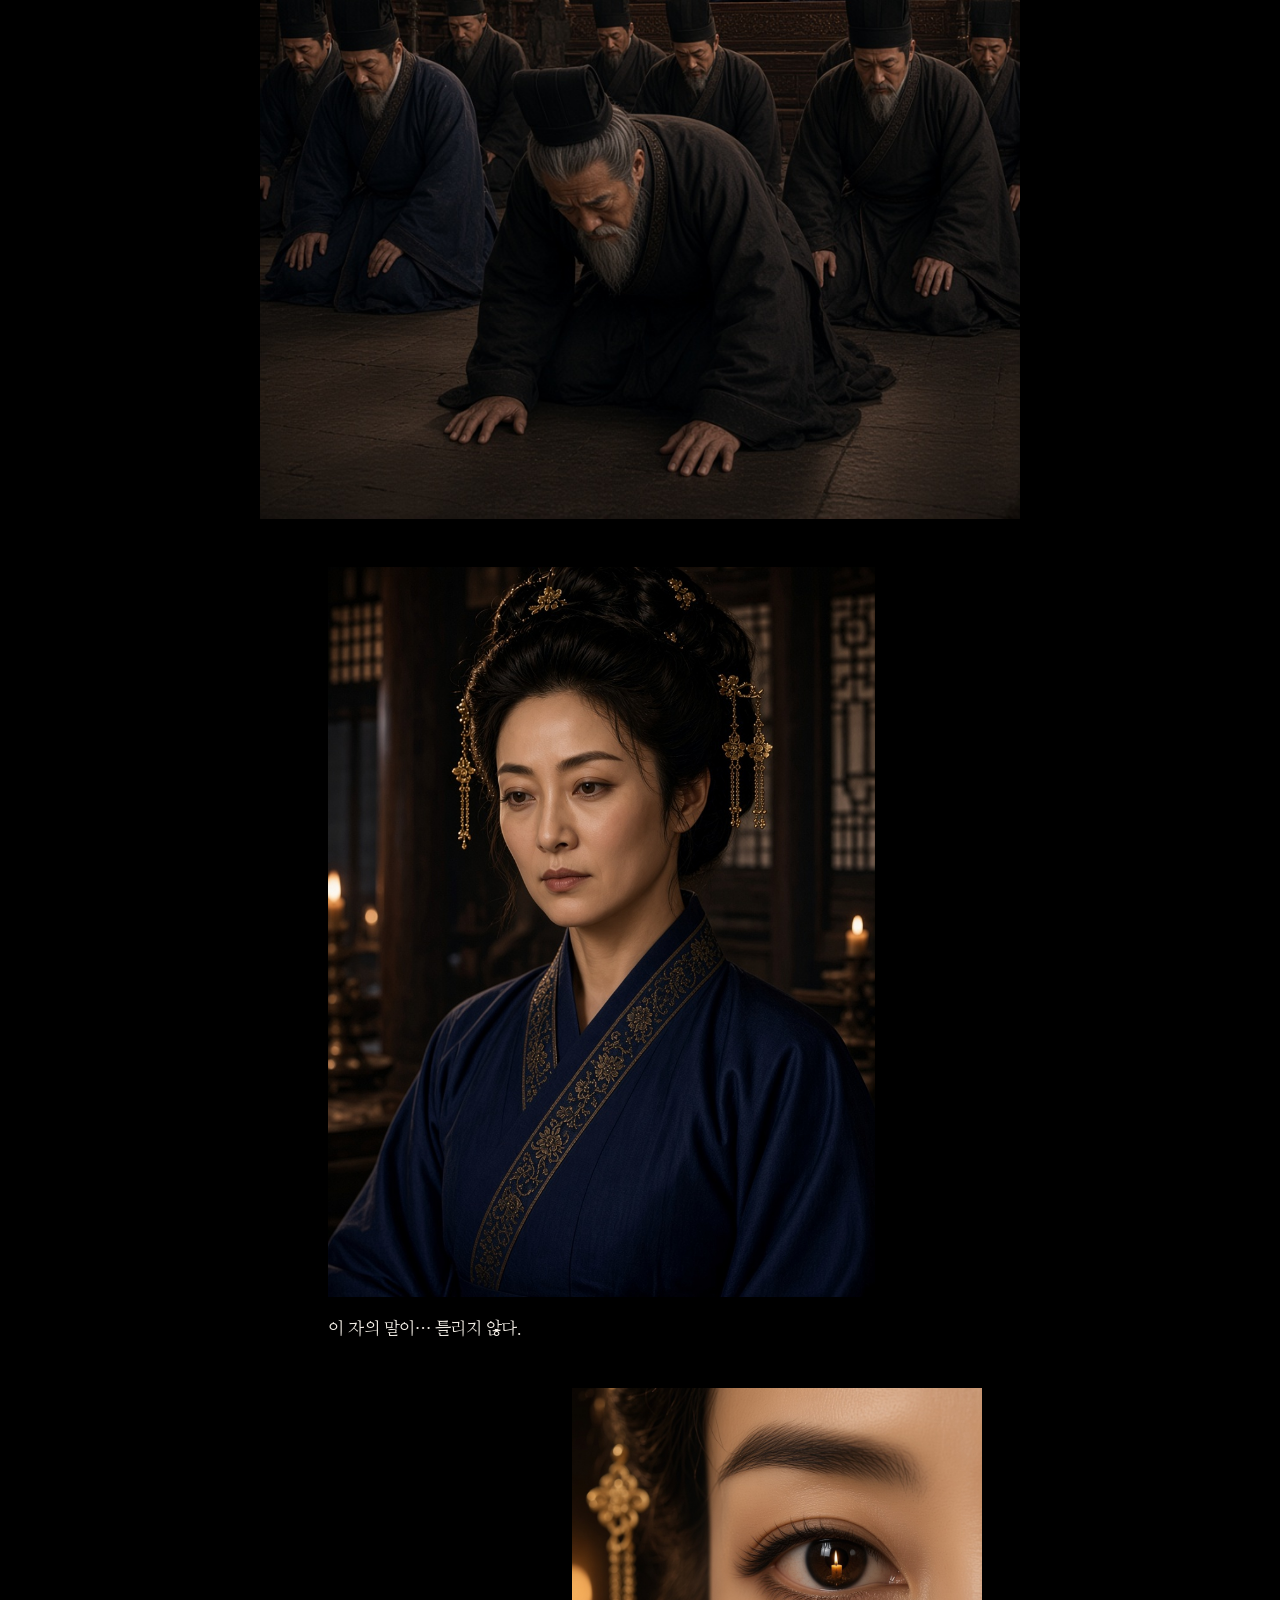
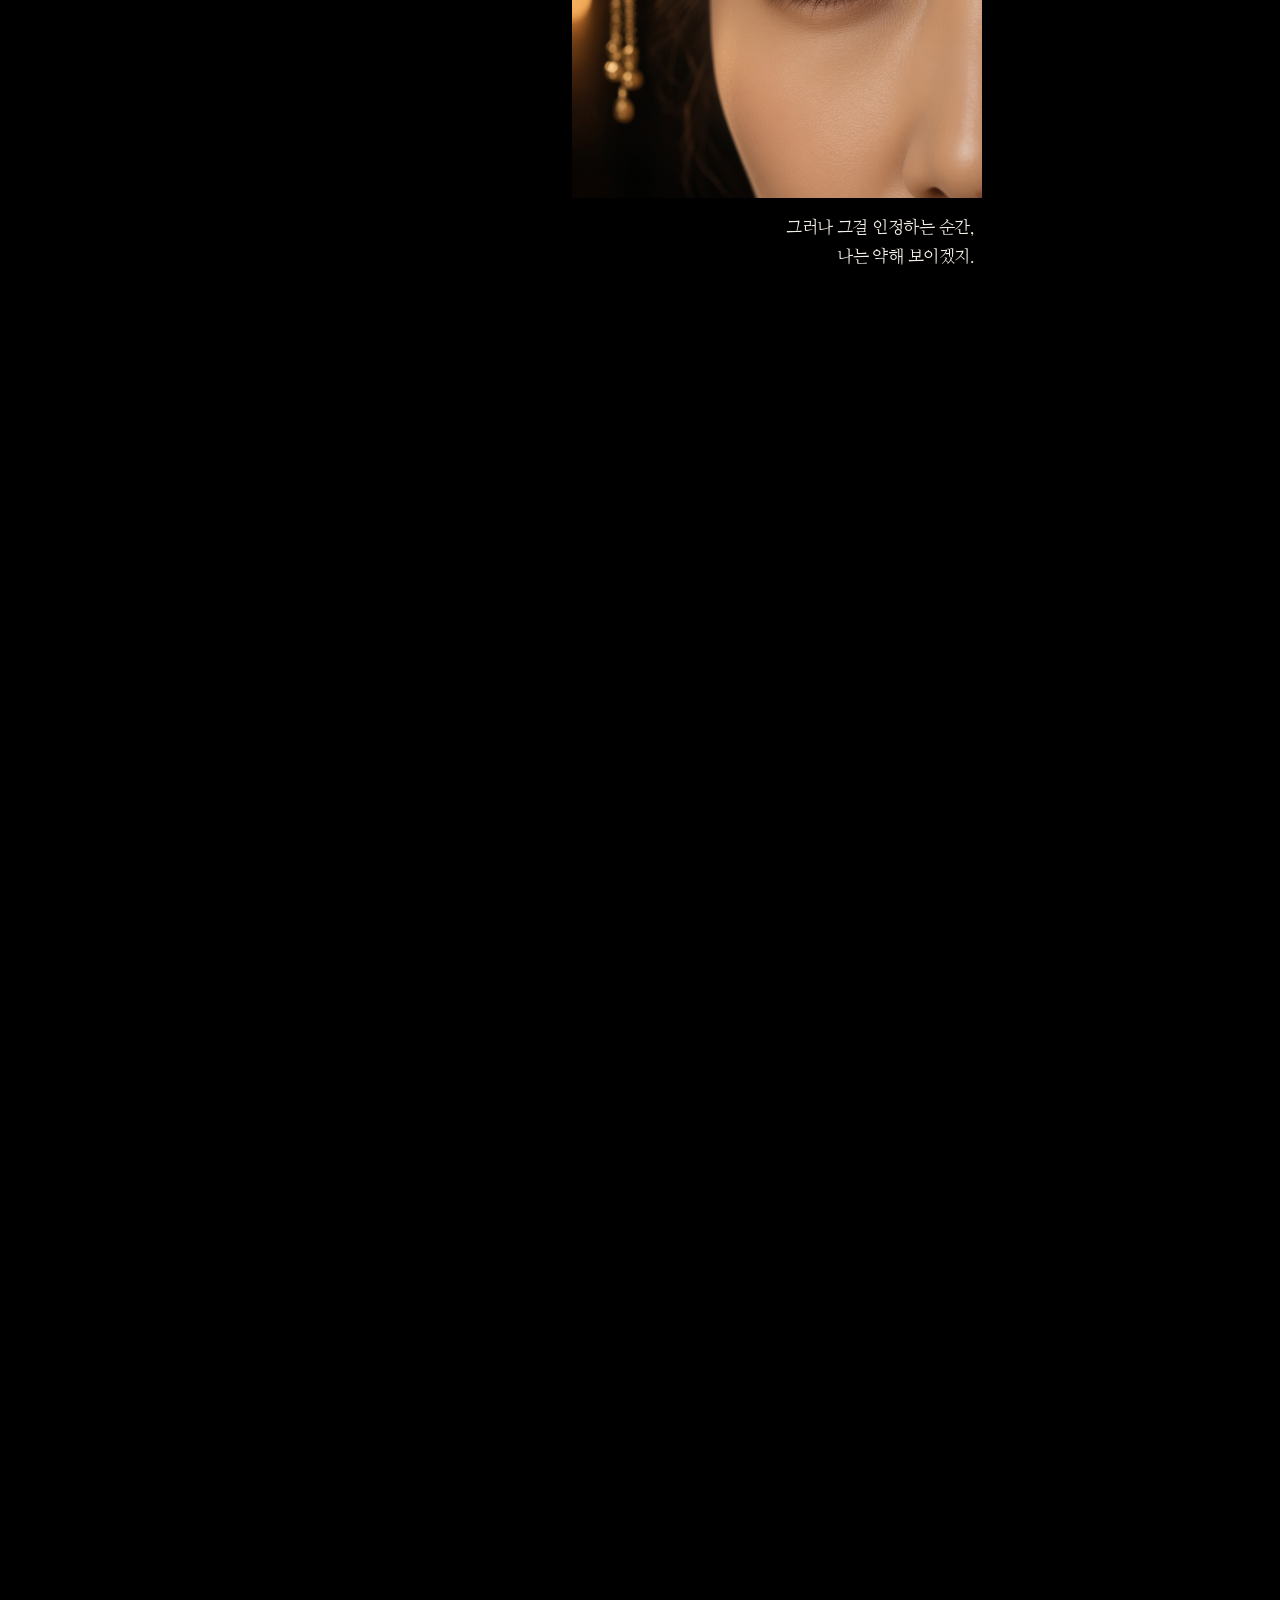
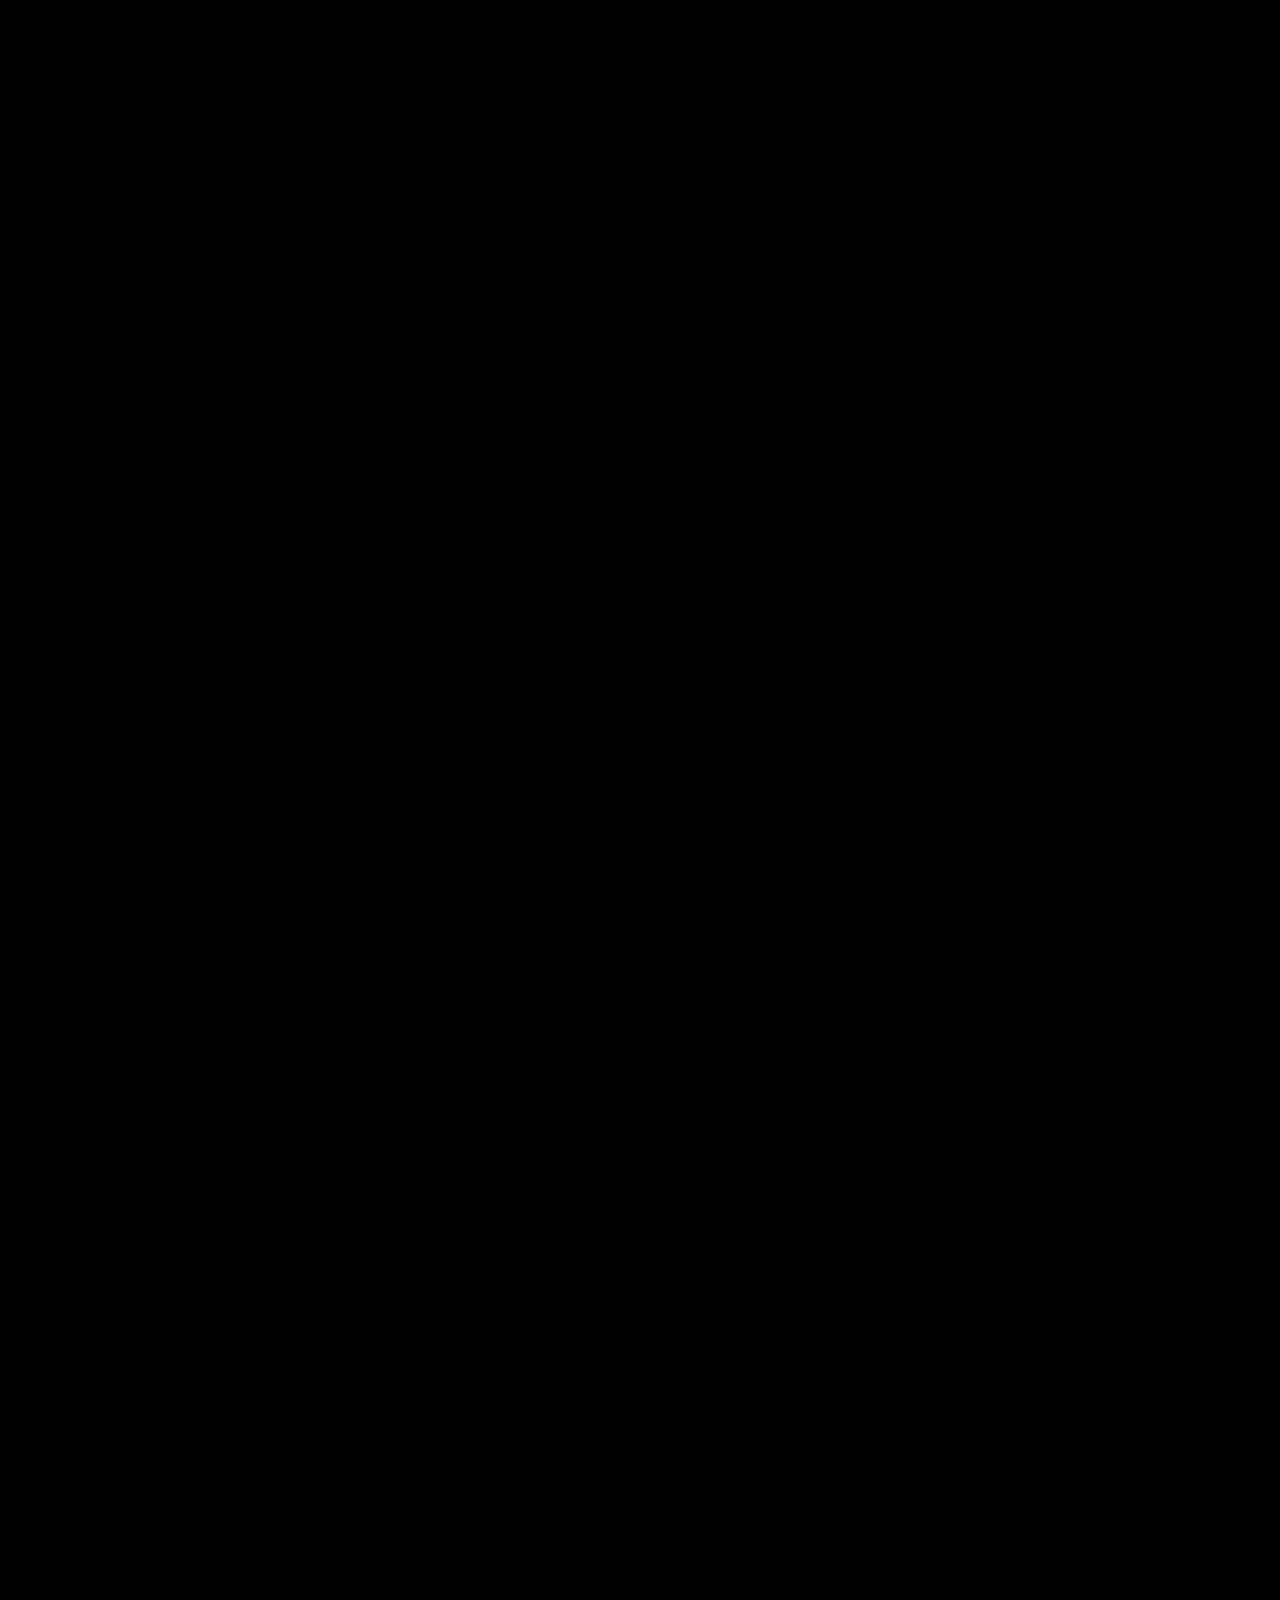
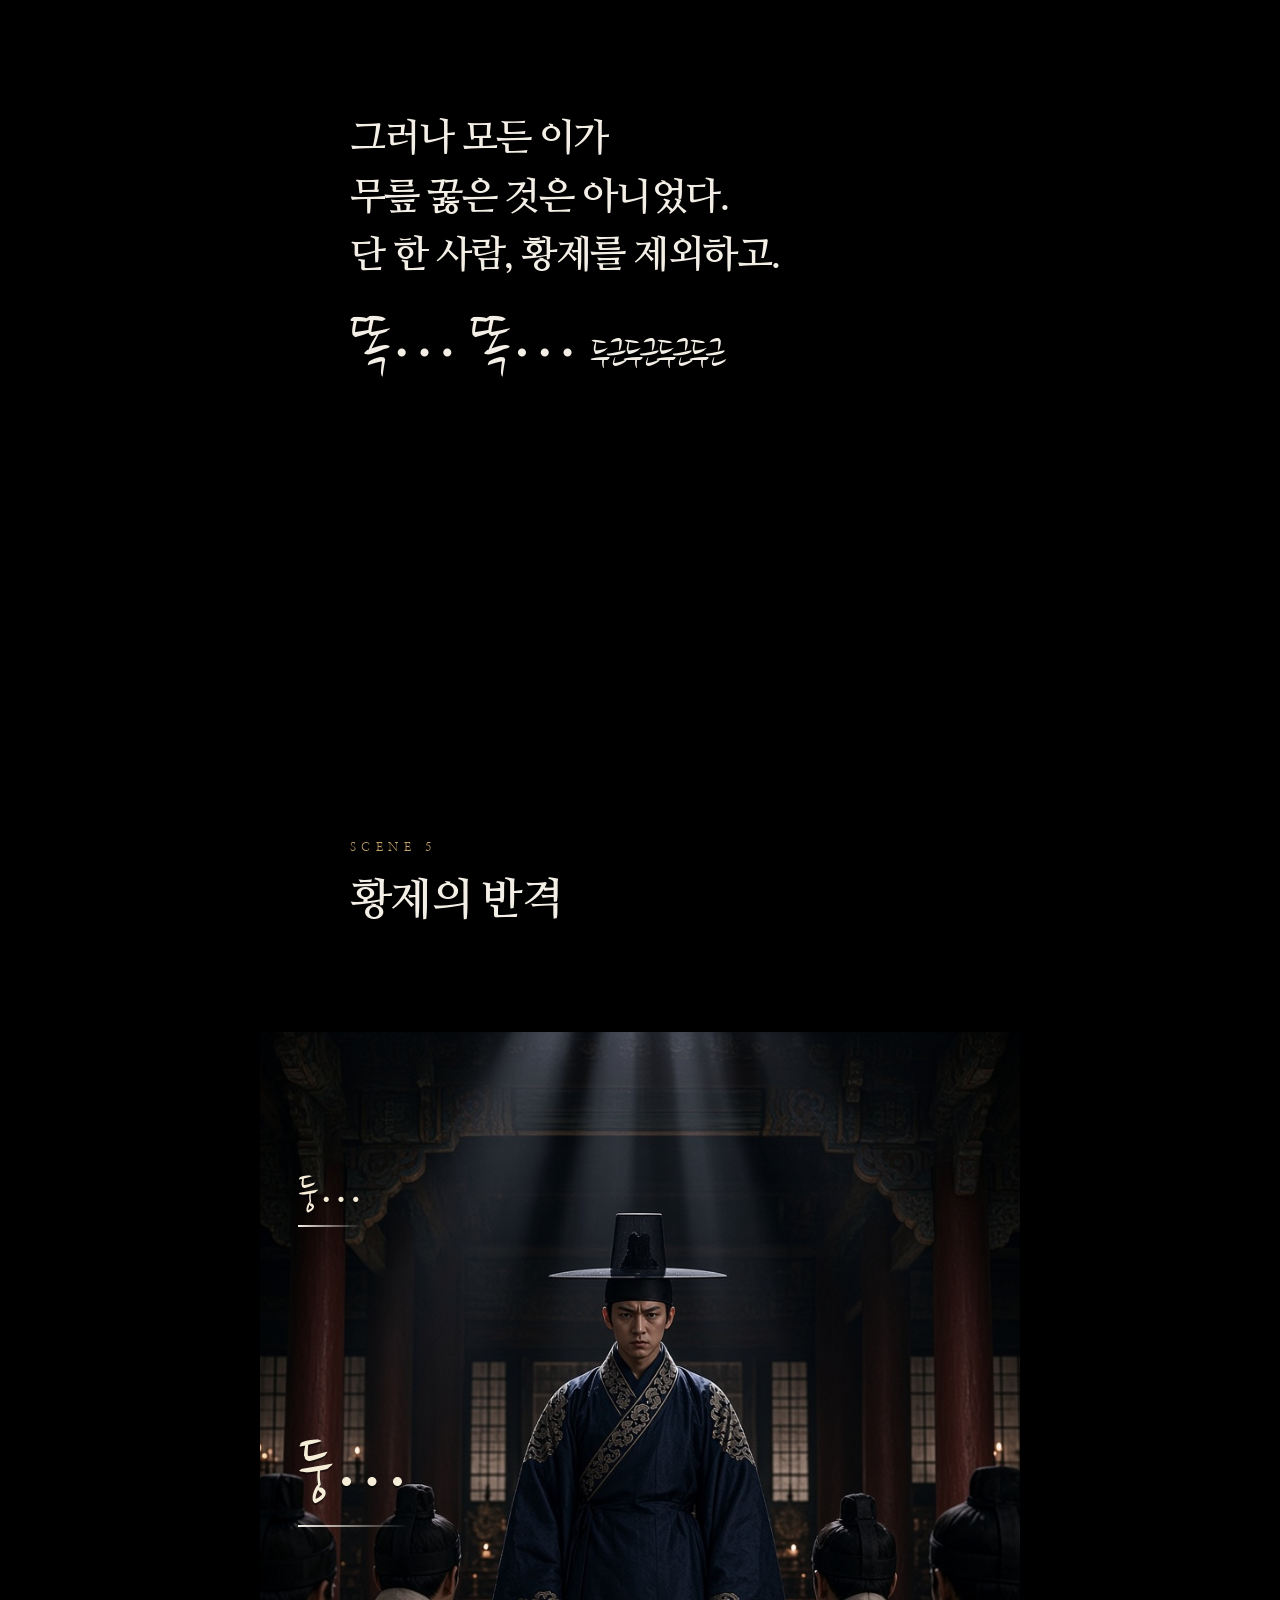
<file: episode-3.html>
<!DOCTYPE html>
<html lang="ko">
<head>
  <meta charset="UTF-8">
  <meta name="viewport" content="width=device-width, initial-scale=1">
  <title>3화 · 피로 물든 궁궐</title>
  <link rel="preconnect" href="https://fonts.googleapis.com">
  <link rel="preconnect" href="https://fonts.gstatic.com" crossorigin>
  <link href="https://fonts.googleapis.com/css2?family=Noto+Sans+KR:wght@400;700&family=Nanum+Brush+Script&family=Nanum+Myeongjo:wght@400;700&display=swap" rel="stylesheet">
  <link rel="stylesheet" href="webtoon.css">
</head>
<body>
<main class="reader">
  <div class="scream-gap">
    <p class="scream">…아악…</p>
  </div>

  <header class="chapter">
    <p class="eyebrow">SCENE 4</p>
    <h1>피로 물든 궁궐</h1>
  </header>

  <figure class="panel lg">
    <img src="images/cut36-corridor.jpg" alt="붉은 횃불의 복도. 관리들이 끌려간다. 한 사람의 입만 벌어져 있다.">
    <p class="sfx pulse p1">두근…</p>
    <p class="sfx pulse p2">두근…</p>
    <p class="line" style="left: 4%; bottom: 5%;">
      <b>병사</b>
      조용히 해라. 태후마마의 명이다.
    </p>
  </figure>

  <figure class="panel md inset">
    <img src="images/cut37-gate.jpg" alt="대신의 집 대문이 부서지듯 열린다.">
    <p class="sfx burst">콰앙!</p>
    <p class="line" style="left: 4%; bottom: 5%; max-width: 12em;">
      <b>군사</b>
      문을 열어라! 태후마마의 명으로 수색한다!
    </p>
  </figure>

  <figure class="panel sm right">
    <img src="images/cut38-family.jpg" alt="얼어붙은 가족. 바닥에 찻잔이 깨져 있다.">
    <p class="sfx clink">챙그랑</p>
  </figure>

  <figure class="panel sm left flash">
    <img src="images/cut39-eye.jpg" alt="대신의 눈.">
    <p class="sfx flick" style="left: calc(100% + 14px); right: auto; top: 0;">휙</p>
    <p class="thought gutter-right" style="top: 46%;">다음은 내 차례인가…</p>
  </figure>

  <figure class="panel sm right flash">
    <img src="images/cut40-eye.jpg" alt="풍태후의 눈.">
    <p class="sfx hit" style="left: auto; right: calc(100% + 14px); top: 2%; bottom: auto;">탁</p>
    <p class="thought gutter-left" style="top: 48%;">의심의 싹은<br>작을 때 뽑아야 한다.</p>
  </figure>

  <figure class="panel sm left flash">
    <img src="images/cut41-feet.jpg" alt="끌려가는 맨발.">
    <p class="sfx stomp">쿵</p>
  </figure>

  <figure class="panel sm right flash">
    <img src="images/cut40-eye.jpg" alt="풍태후의 눈, 다시.">
    <p class="sfx hit" style="left: auto; right: calc(100% + 14px); top: 2%; bottom: auto;">쾅</p>
    <p class="thought gutter-left" style="top: 46%;">나를 믿는 자는 없다.<br>두려워하는 자만 있을 뿐.</p>
  </figure>

  <figure class="panel md inset">
    <img src="images/cut43-hall.jpg" alt="대전. 대신이 엎드려 있다.">
    <p class="sfx breath">헉… 헉…</p>
    <p class="line" style="left: 4%; bottom: 6%; max-width: 13em;">
      <b>대신</b>
      태후마마, 부디 다시 생각해 주십시오!
    </p>
  </figure>

  <div class="split">
    <figure class="panel">
      <img src="images/cut44-high.jpg" alt="하이 앵글로 내려다본 대신.">
    </figure>
    <figure class="panel face">
      <img src="images/cut44-low.jpg" alt="로우 앵글로 올려다본 풍태후.">
      <p class="line" style="left: 4%; bottom: 4%; max-width: 11em;">
        <b>풍태후</b>
        의심을 거두는 순간, 내가 무너진다.
      </p>
    </figure>
  </div>
  <p class="follow left">나는 그걸 아주 어릴 때 배웠다.<br>믿었던 사람들이 하나씩 사라지는 걸 보면서.</p>

  <figure class="panel sm left">
    <img src="images/cut45-messenger.jpg" alt="전령이 뛰어 들어온다.">
    <p class="sfx run">다다다다</p>
    <p class="line gutter-right">
      <b>전령</b>
      아뢰옵니다! 북방에서 반란이 일어났사옵니다!
    </p>
  </figure>

  <figure class="panel md inset">
    <img src="images/cut46-document.jpg" alt="풍태후가 문서를 읽고 눈을 감는다.">
    <p class="line" style="right: 4%; bottom: 6%; max-width: 10em;">
      <b>풍태후</b>
      …반란의 규모는.
    </p>
  </figure>
  <p class="follow left"><b>전령</b>아직 정확히 파악하지 못했사오나, 인근 고을이 함께 호응하고 있다 하옵니다.</p>
  <p class="follow left">본보기가 필요하다. 하지만… 어디까지?</p>

  <figure class="panel md right">
    <img src="images/cut47-jang.jpg" alt="장백택이 앞으로 나와 엎드린다.">
    <p class="line" style="left: 4%; bottom: 5%; max-width: 13em;">
      <b>장백택</b>
      태후마마! 죄를 지은 자와 죄 없는 백성을 구별하셔야 합니다!
    </p>
  </figure>
  <p class="follow" style="margin-right: 5%;">목이 날아가도 좋다.<br>이 말만큼은 해야 한다.</p>

  <figure class="panel lg">
    <img src="images/cut48-far.jpg" alt="멀리서, 풍태후가 장백택을 내려다본다.">
    <p class="thought" style="left: 5%; top: 6%; max-width: 12em;">모두 숨을 죽이고 있다…</p>
  </figure>

  <figure class="panel md inset">
    <img src="images/cut48-mid.jpg" alt="조금 더 가까워진 풍태후의 얼굴.">
  </figure>
  <p class="follow left">이 자의 말이… 틀리지 않다.</p>

  <figure class="panel sm right">
    <img src="images/cut40-eye.jpg" alt="풍태후의 눈만 남는다.">
  </figure>
  <p class="follow">그러나 그걸 인정하는 순간,<br>나는 약해 보이겠지.</p>

  <div class="void void-3"></div>

  <header class="chapter card">
    <p class="card-copy">그러나 모든 이가<br>무릎 꿇은 것은 아니었다.<br>단 한 사람, 황제를 제외하고.</p>
    <p class="beat"><span class="tick">똑…</span><span class="tick">똑…</span><span class="rush">두근두근두근두근</span></p>
  </header>

  <header class="chapter">
    <p class="eyebrow">SCENE 5</p>
    <h1>황제의 반격</h1>
  </header>

  <figure class="panel lg">
    <img src="images/cut50-emperor.jpg" alt="어두운 황궁. 헌문제가 대신들과 마주 선다.">
    <p class="sfx drum d1">둥…<span class="edge"></span></p>
    <p class="sfx drum d2">둥…<span class="edge"></span></p>
    <p class="sfx drum d3">둥…<span class="edge"></span></p>
  </figure>

  <figure class="panel sm right">
    <img src="images/cut52-eyes.jpg" alt="헌문제의 눈빛.">
    <p class="line gutter-left">
      <b>헌문제</b>
      이 나라는 황제의 나라입니다. 태후마마의 사유물이 아닙니다.
    </p>
  </figure>

  <figure class="panel sm left">
    <img src="images/cut53-fist.jpg" alt="소매 속에서 주먹을 쥐는 손.">
    <p class="sfx squeeze">꾸욱</p>
  </figure>

  <figure class="panel md inset">
    <img src="images/cut54-empress.jpg" alt="풍태후.">
    <p class="line" style="left: 4%; bottom: 5%; max-width: 13em;">
      <b>풍태후</b>
      황제의 자리만으로 황제가 되는 것은 아니지.
    </p>
  </figure>
  <p class="follow left">어린 시절 내 손으로 키운 아이가…<br>이제는 나를 겨눈다.</p>

  <figure class="panel md right">
    <img src="images/cut55-side.jpg" alt="풍태후 곁에 선 이혁.">
  </figure>
  <p class="follow" style="margin-right: 5%;"><b>이혁</b>마마께서 흔들리지 않으시면 좋을 텐데.</p>

  <figure class="panel sm left">
    <img src="images/cut56-smile.jpg" alt="헌문제가 이혁을 보며 씨익 웃는다.">
    <p class="sfx scoff">피식</p>
    <p class="line" style="left: 6%; bottom: 6%;">
      <b>헌문제</b>
      이혁.
    </p>
  </figure>

  <figure class="panel sm right">
    <img src="images/cut57-face.jpg" alt="굳어지는 이혁의 표정.">
    <p class="line" style="left: 5%; bottom: 6%;">
      <b>이혁</b>
      …폐하.
    </p>
    <p class="thought gutter-left">이 웃음은…<br>안 좋은 징조다.</p>
  </figure>

  <figure class="panel lg">
    <img src="images/cut58-surround.jpg" alt="군사들이 이혁을 포위한다. 이혁이 뒤를 돌아본다.">
    <p class="line" style="left: 4%; top: 5%; max-width: 16em;">
      <b>헌문제</b>
      이혁을 역모죄로 체포하라.
    </p>
    <p class="line" style="left: 5%; bottom: 22%;">
      <b>이혁</b>
      마마…
    </p>
    <p class="sfx draw">스르릉</p>
    <p class="sfx lock">철컹</p>
  </figure>

  <figure class="panel md inset">
    <img src="images/cut59-stand.jpg" alt="이혁이 끌려 나가고, 풍태후가 벌떡 일어선다.">
    <p class="sfx screech">끼이익!</p>
    <p class="line" style="right: 4%; bottom: 6%; max-width: 11em;">
      <b>풍태후</b>
      멈춰라! 그를 놓아라!
    </p>
  </figure>

  <div class="rest"></div>

  <figure class="panel md right">
    <img src="images/cut60-sneer.jpg" alt="헌문제가 비웃듯 풍태후를 마주 본다.">
    <p class="line" style="left: 4%; bottom: 5%; max-width: 13em;">
      <b>헌문제</b>
      태후께서도 어찌할 수 없는 일이 있는 법이지요.
    </p>
  </figure>

  <figure class="panel sm left">
    <img src="images/cut61-mouth.jpg" alt="전령의 입 모양.">
    <p class="line gutter-right">
      <b>전령</b>
      …이혁, 처형되었사옵니다.
    </p>
  </figure>

  <div class="pair">
    <figure class="panel">
      <img src="images/cut62-hand.jpg" alt="풍태후의 떨리는 손.">
      <p class="sfx shake">부들부들</p>
    </figure>
    <figure class="panel">
      <img src="images/cut62-lip.jpg" alt="입술을 깨무는 입.">
    </figure>
  </div>
  <p class="follow left">울지 마. 여기서 울면 안 돼.<br>저 아이 앞에서는…</p>

  <figure class="panel strip left">
    <img src="images/cut40-eye.jpg" alt="노려보는 풍태후의 눈.">
    <p class="thought gutter-right">내가 키웠다.</p>
  </figure>
  <figure class="panel strip right">
    <img src="images/cut52-eyes.jpg" alt="노려보는 헌문제의 눈.">
    <p class="thought gutter-left">내 어머니를 앗아간 여인.</p>
  </figure>
  <figure class="panel strip left low">
    <img src="images/cut40-eye.jpg" alt="더 가까이, 풍태후의 눈.">
    <p class="thought gutter-right">감히…</p>
  </figure>
  <figure class="panel strip right low">
    <img src="images/cut52-eyes.jpg" alt="더 가까이, 헌문제의 눈.">
    <p class="thought gutter-left">이제 끝이다.</p>
  </figure>
  <p class="roll">둥둥둥둥</p>

  <figure class="panel lg">
    <img src="images/cut67-door.jpg" alt="황궁의 문이 닫힌다.">
    <p class="sfx slam">쾅!!!</p>
  </figure>

  <div class="blackout"></div>

  <blockquote class="cite">
    <p>臨朝聽政을 시작한 뒤에는<br>정무를 다른 사람과 함께 처리하려 하지 않고 독단했으며,<br>그녀의 위세가 궁중 안팎에 미쳤다.</p>
  </blockquote>

  <nav class="ep-nav">
    <a class="next" href="episode-4.html"><small>다음 화</small><span>양위, 그리고 새로운 황제의 탄생</span></a>
    <a class="back" href="index.html">목록으로</a>
    <a class="back" href="episode-2.html">2화로 돌아가기</a>
  </nav>
</main>
</body>
</html>
</file>
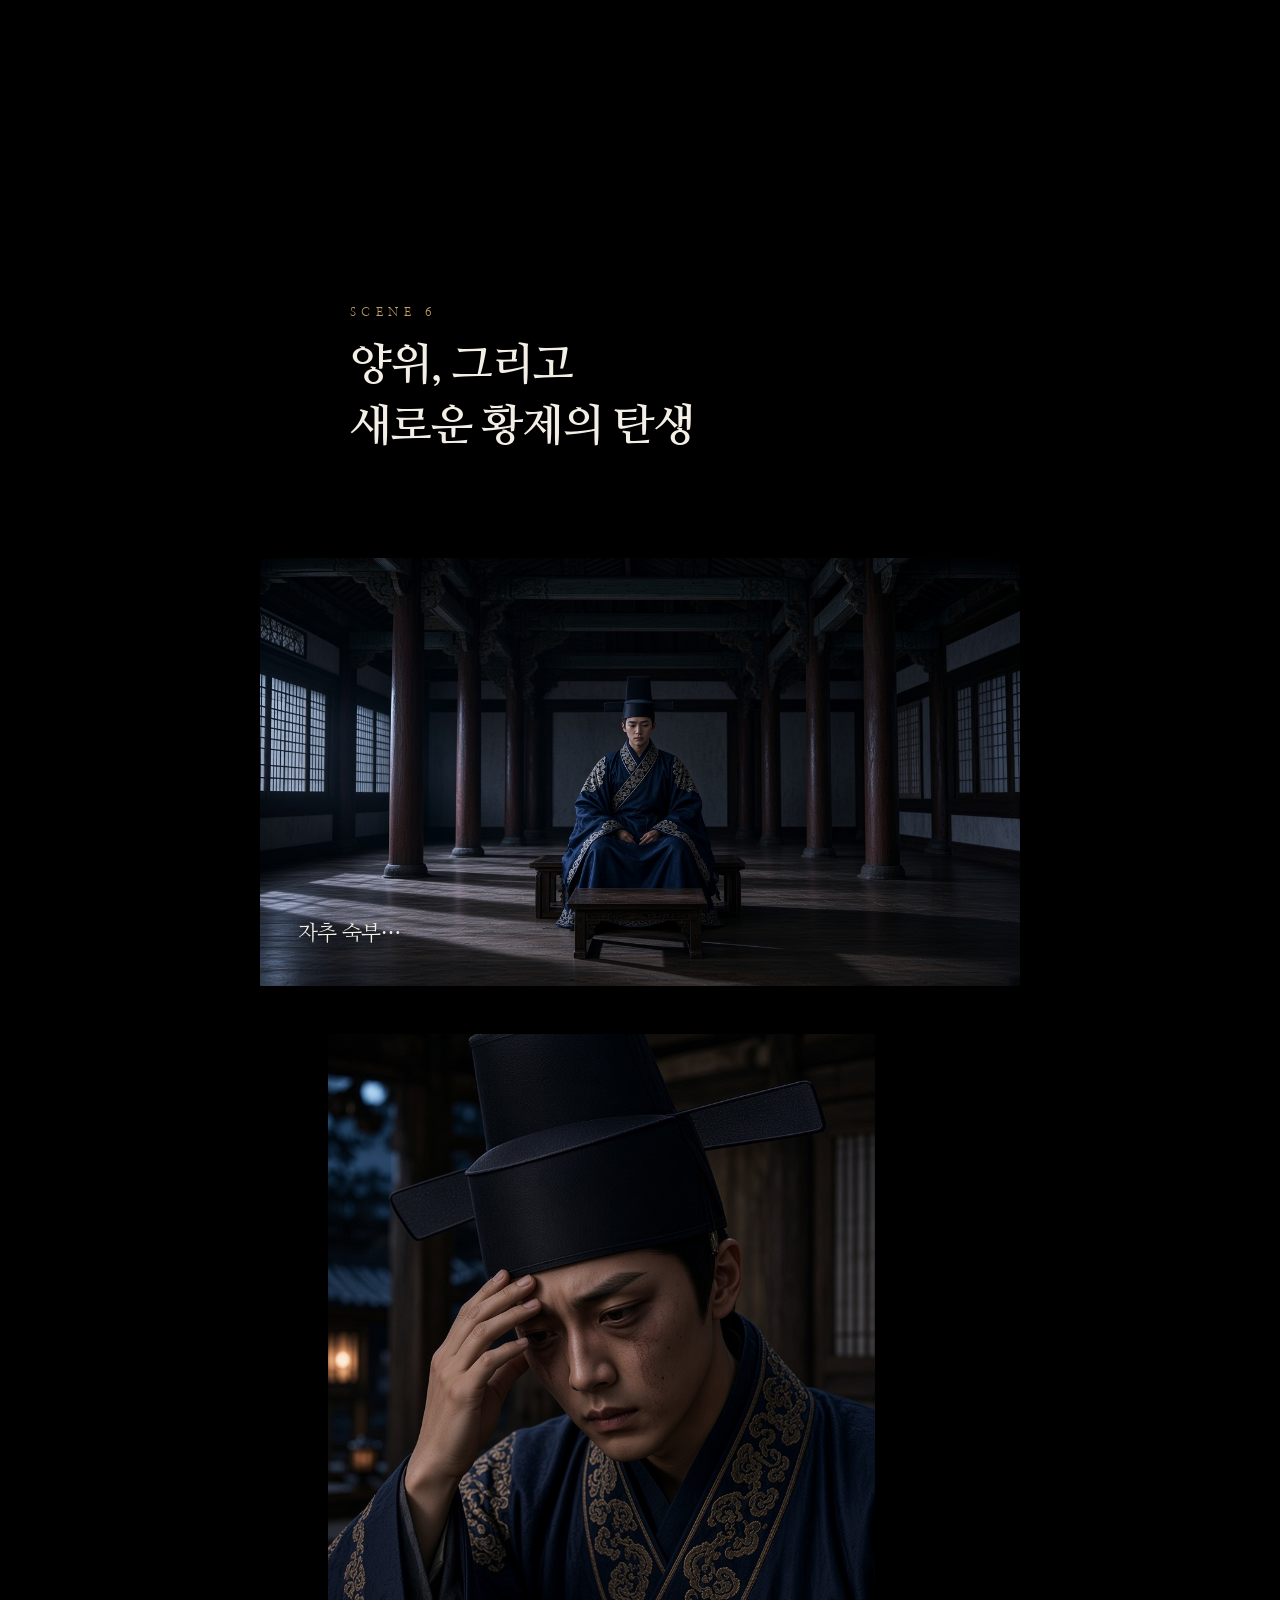
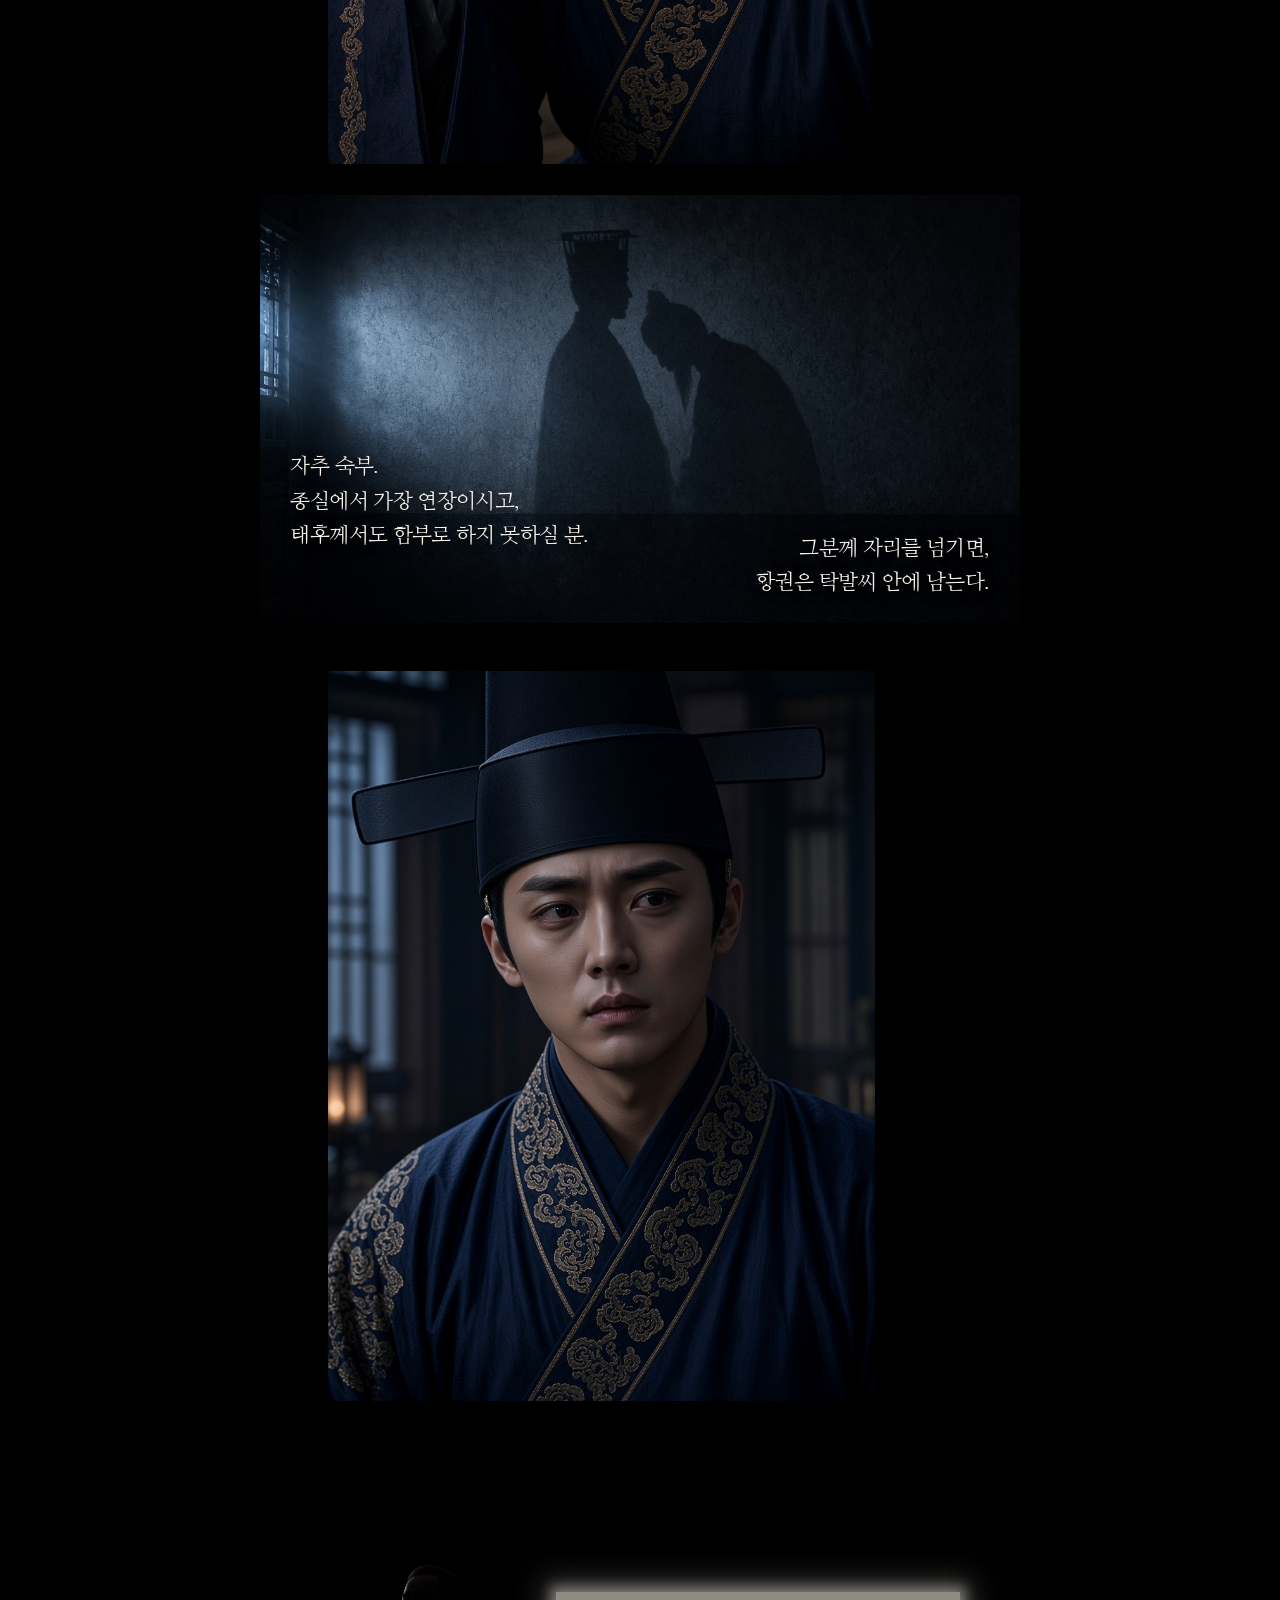
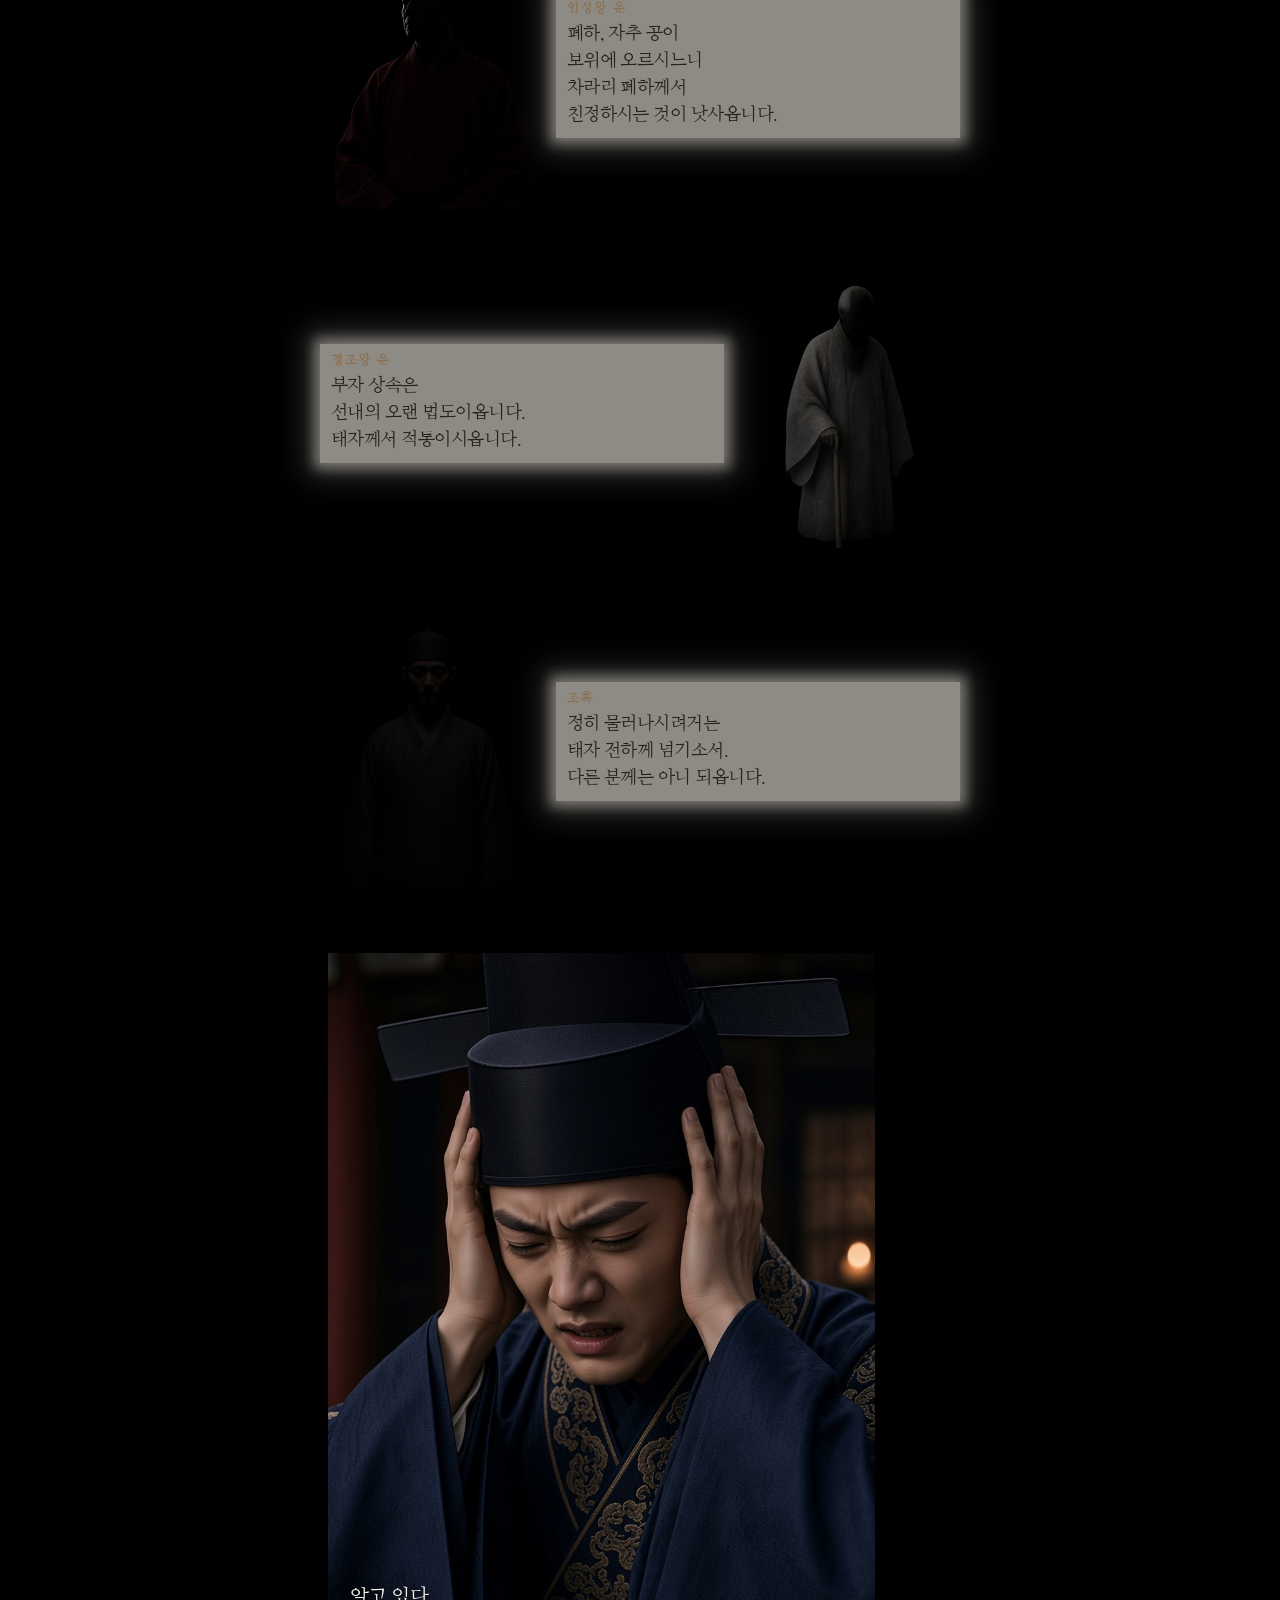
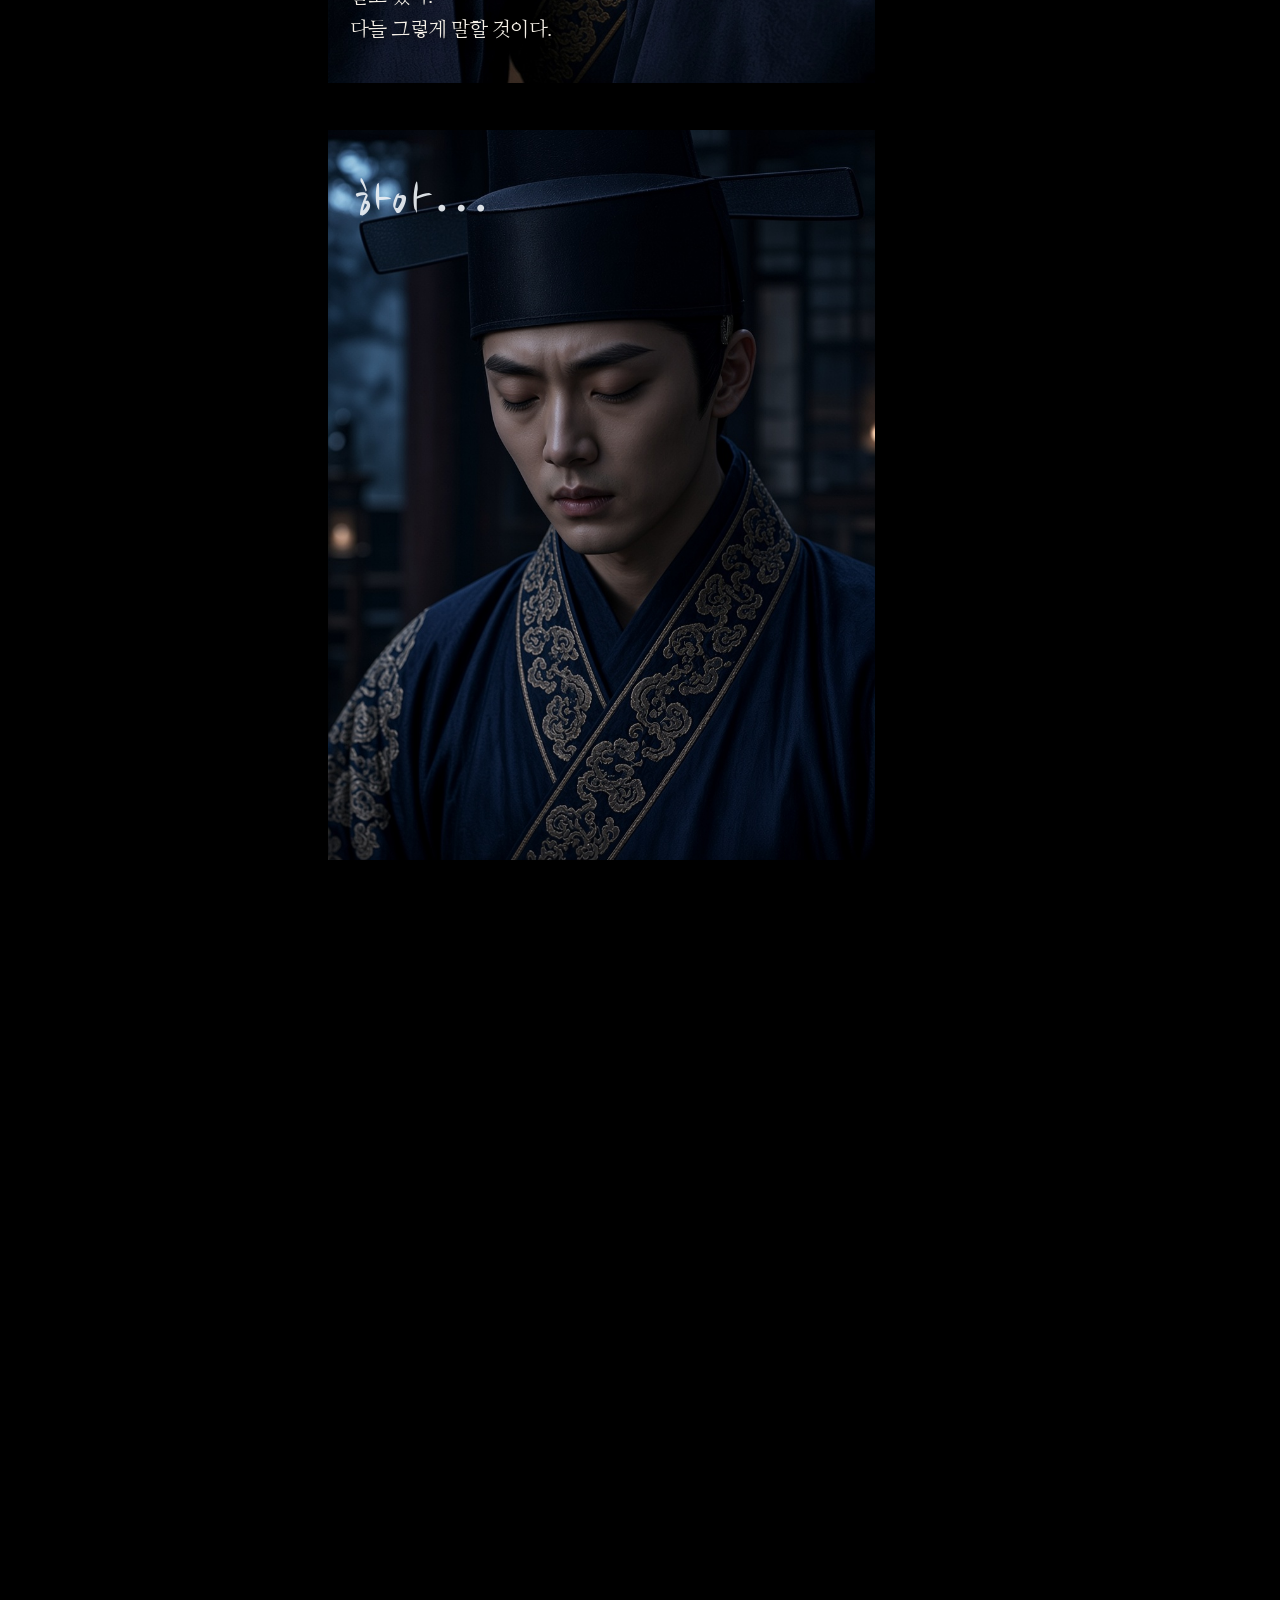
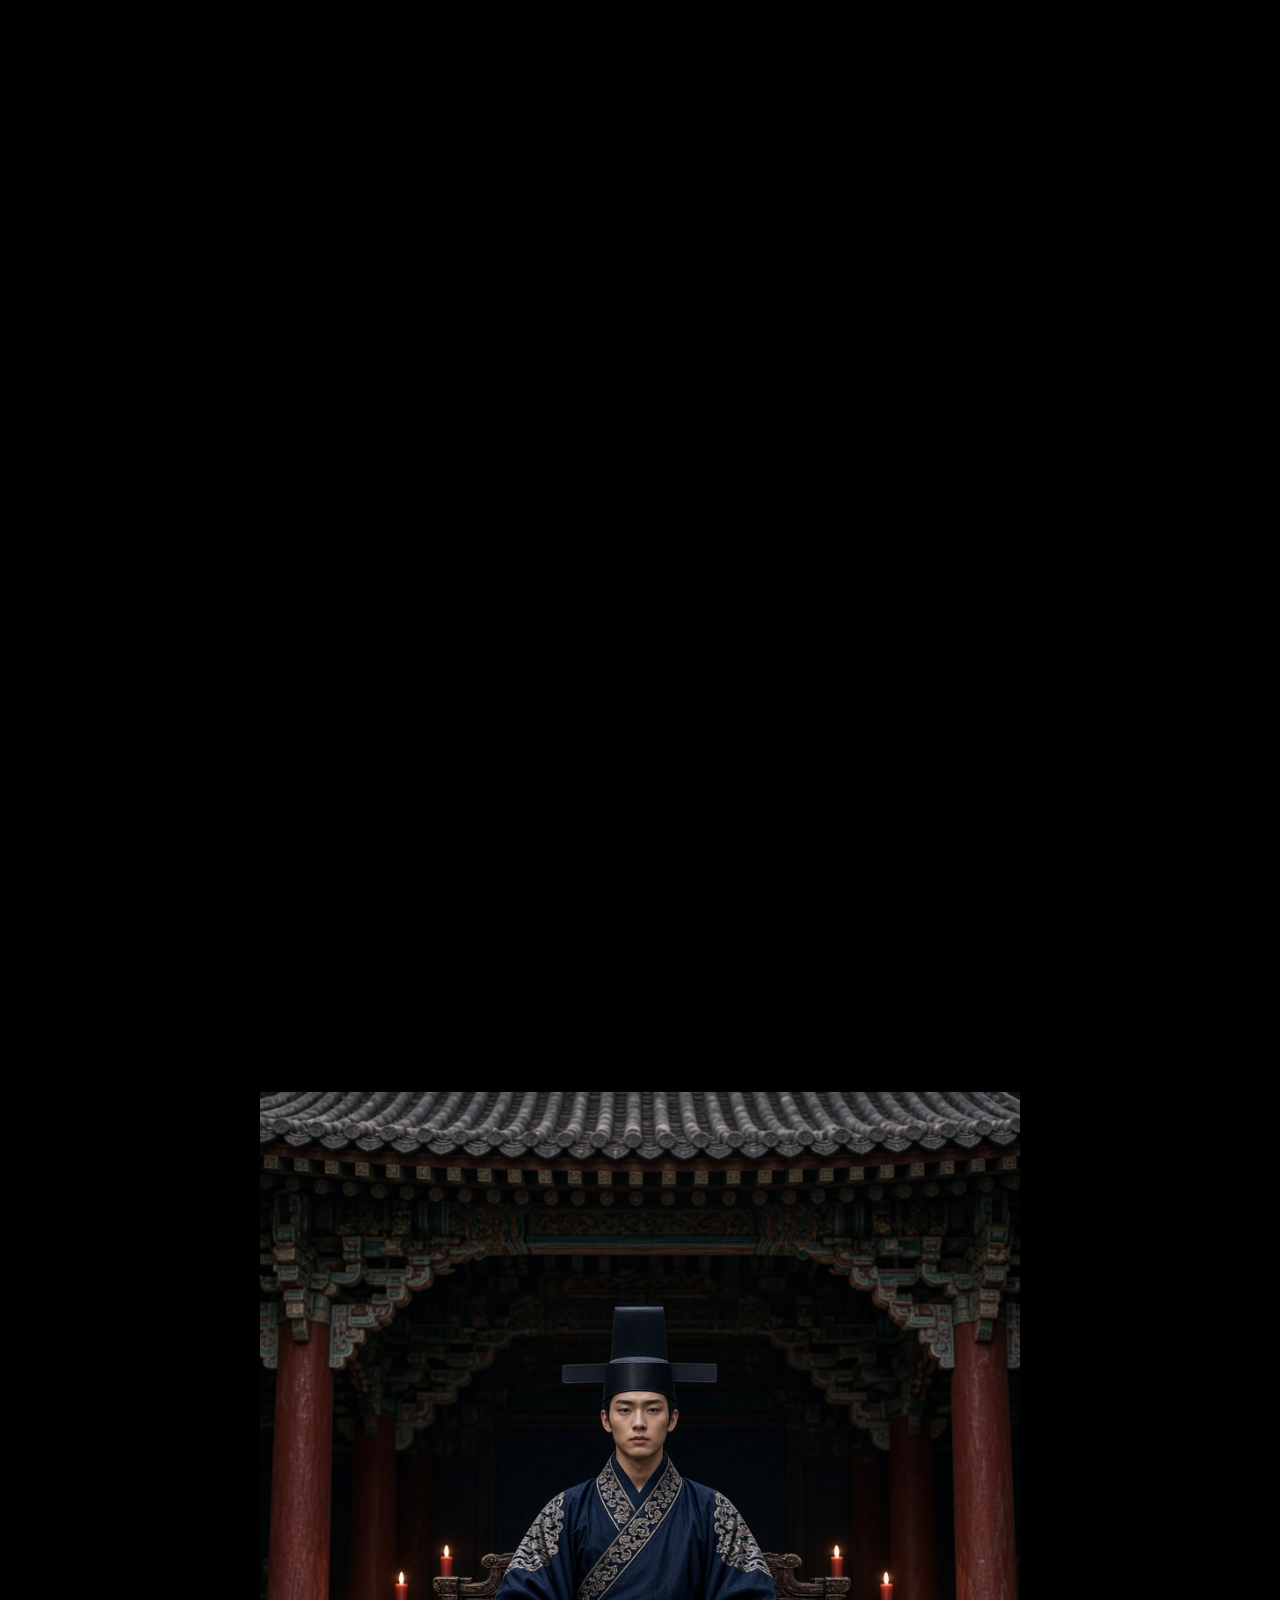
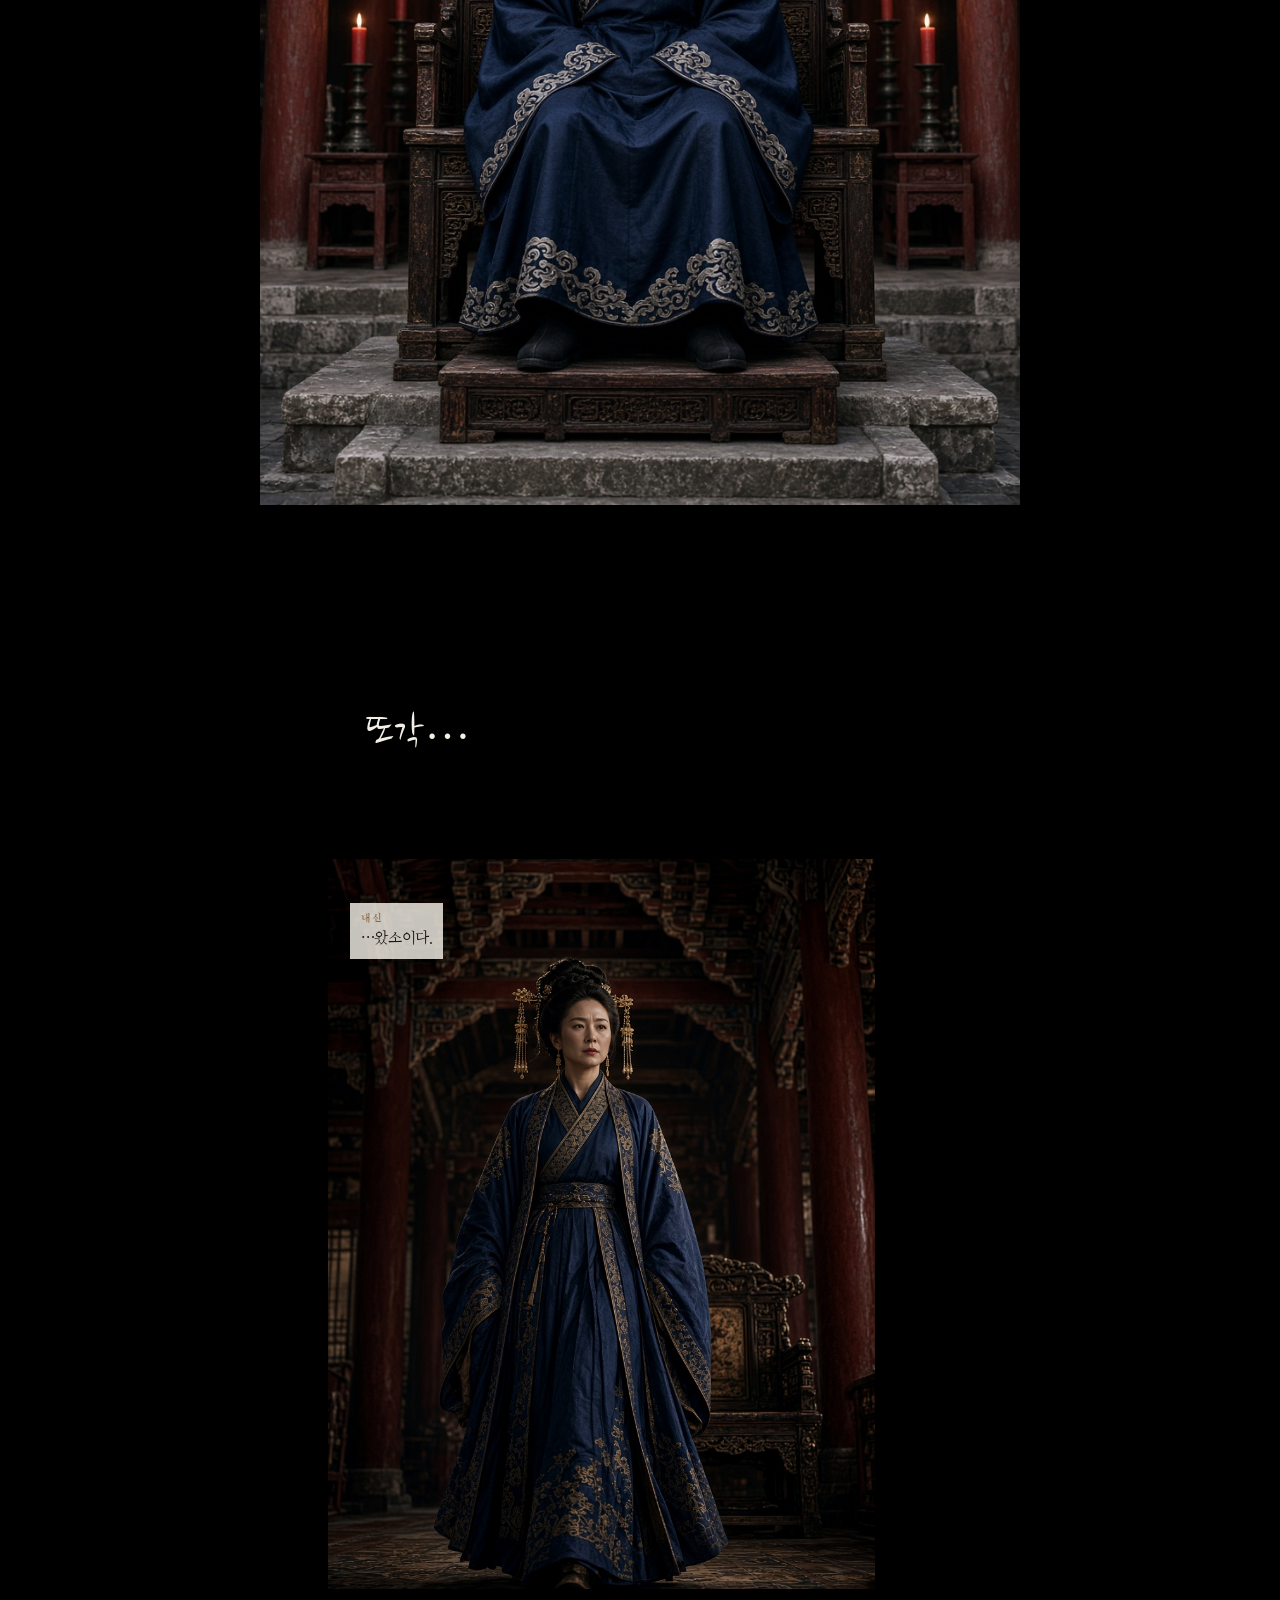
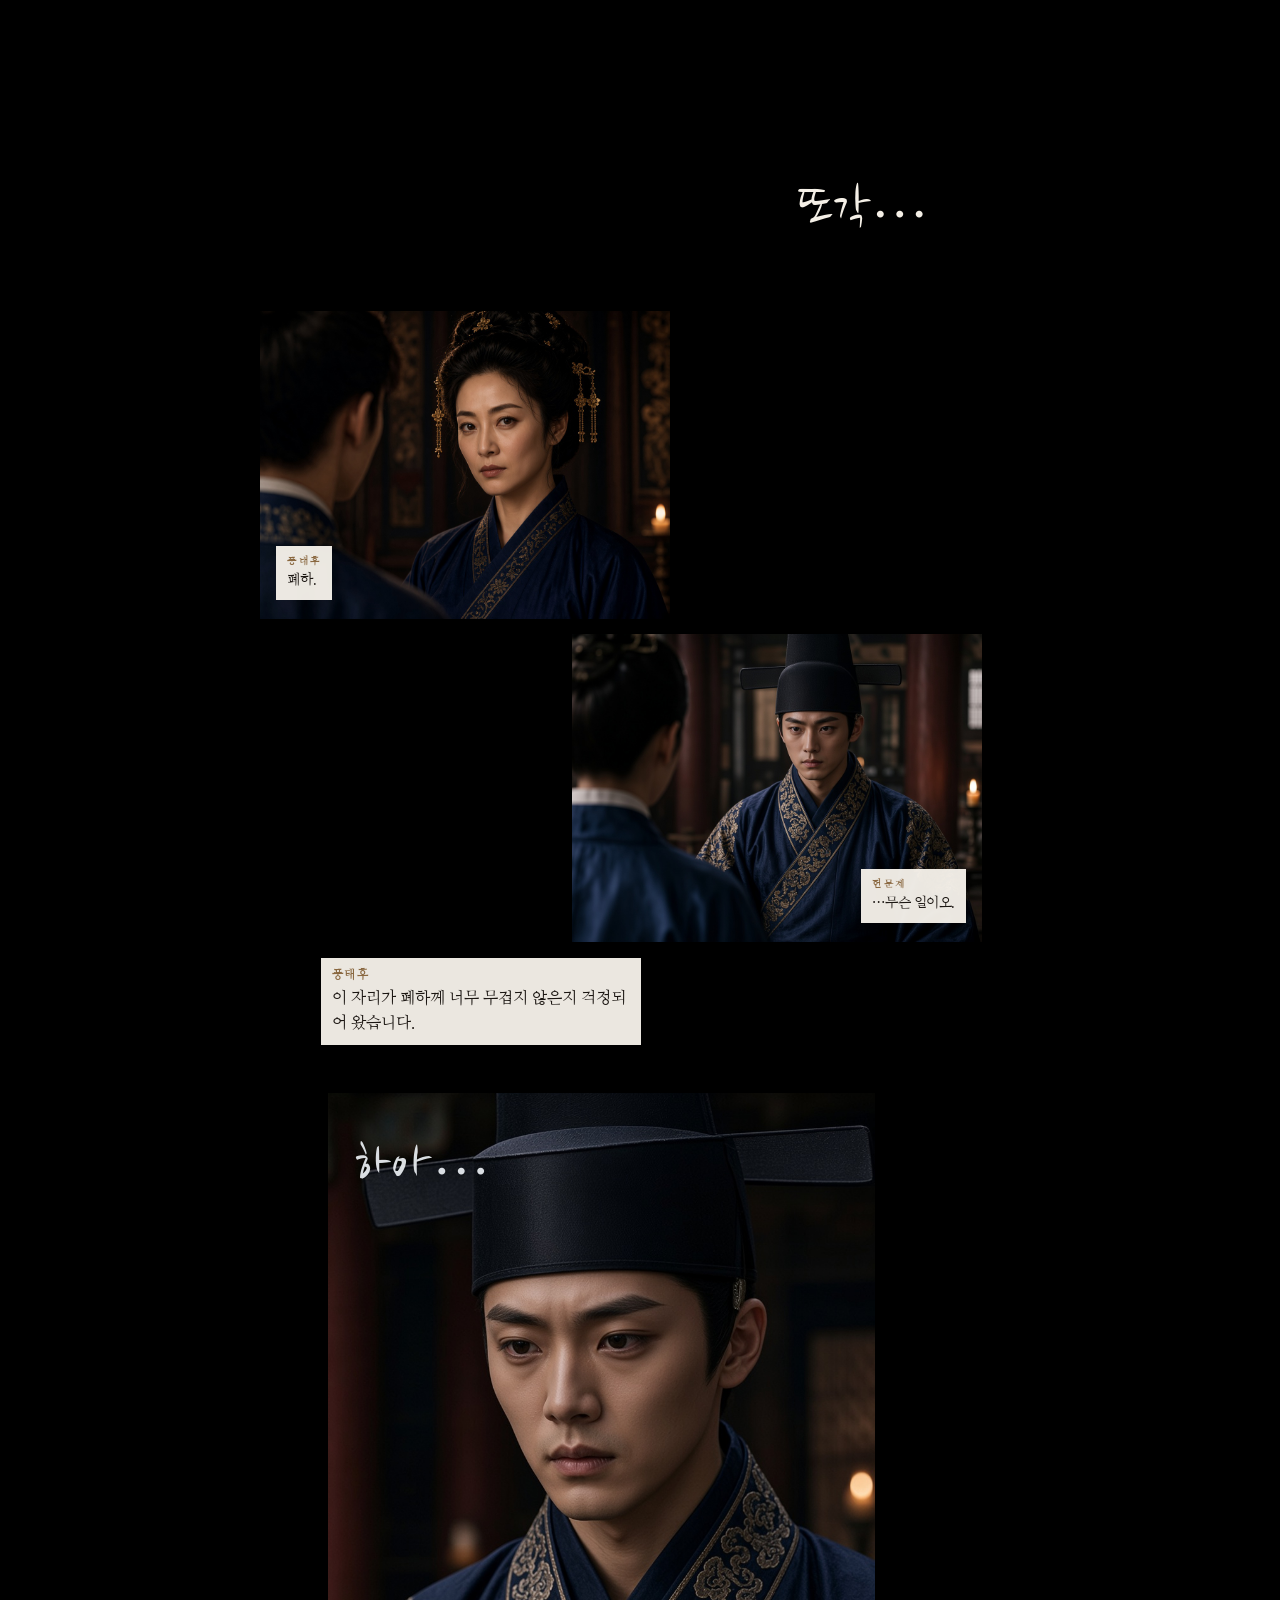
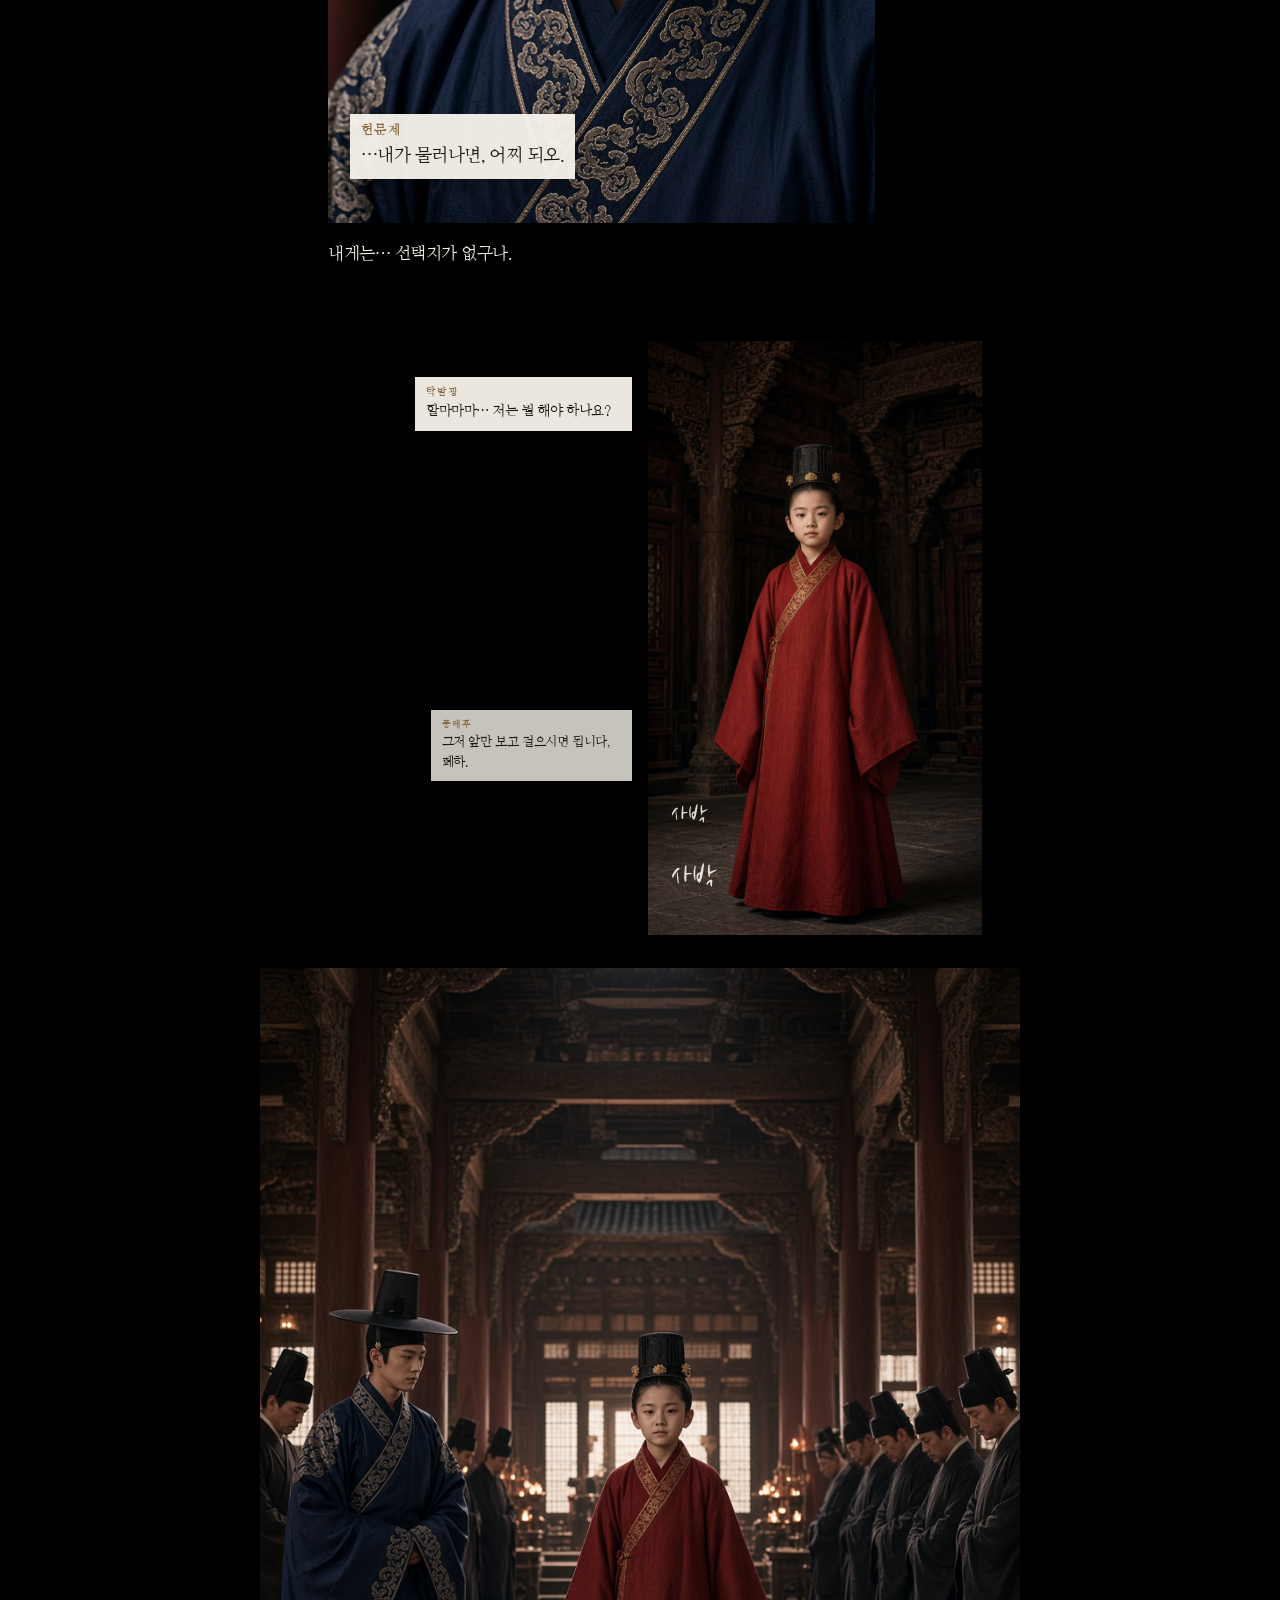
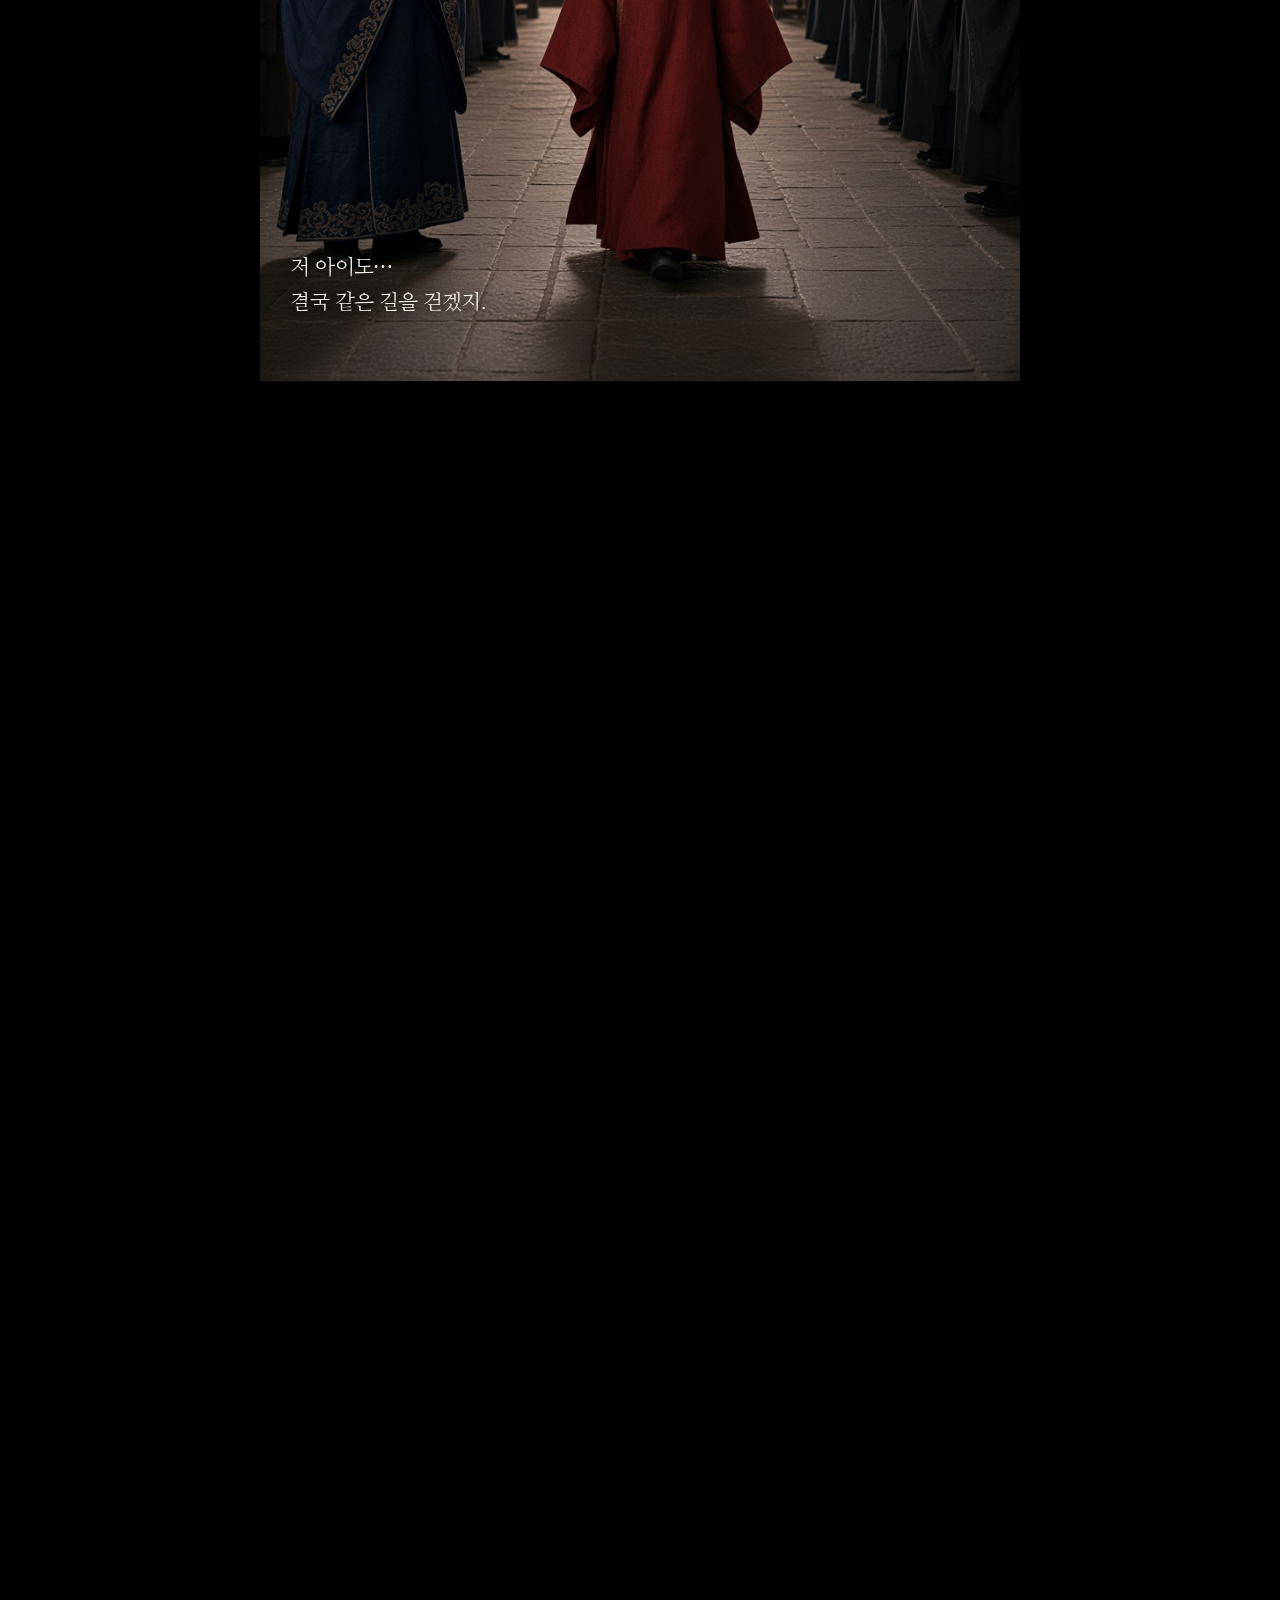
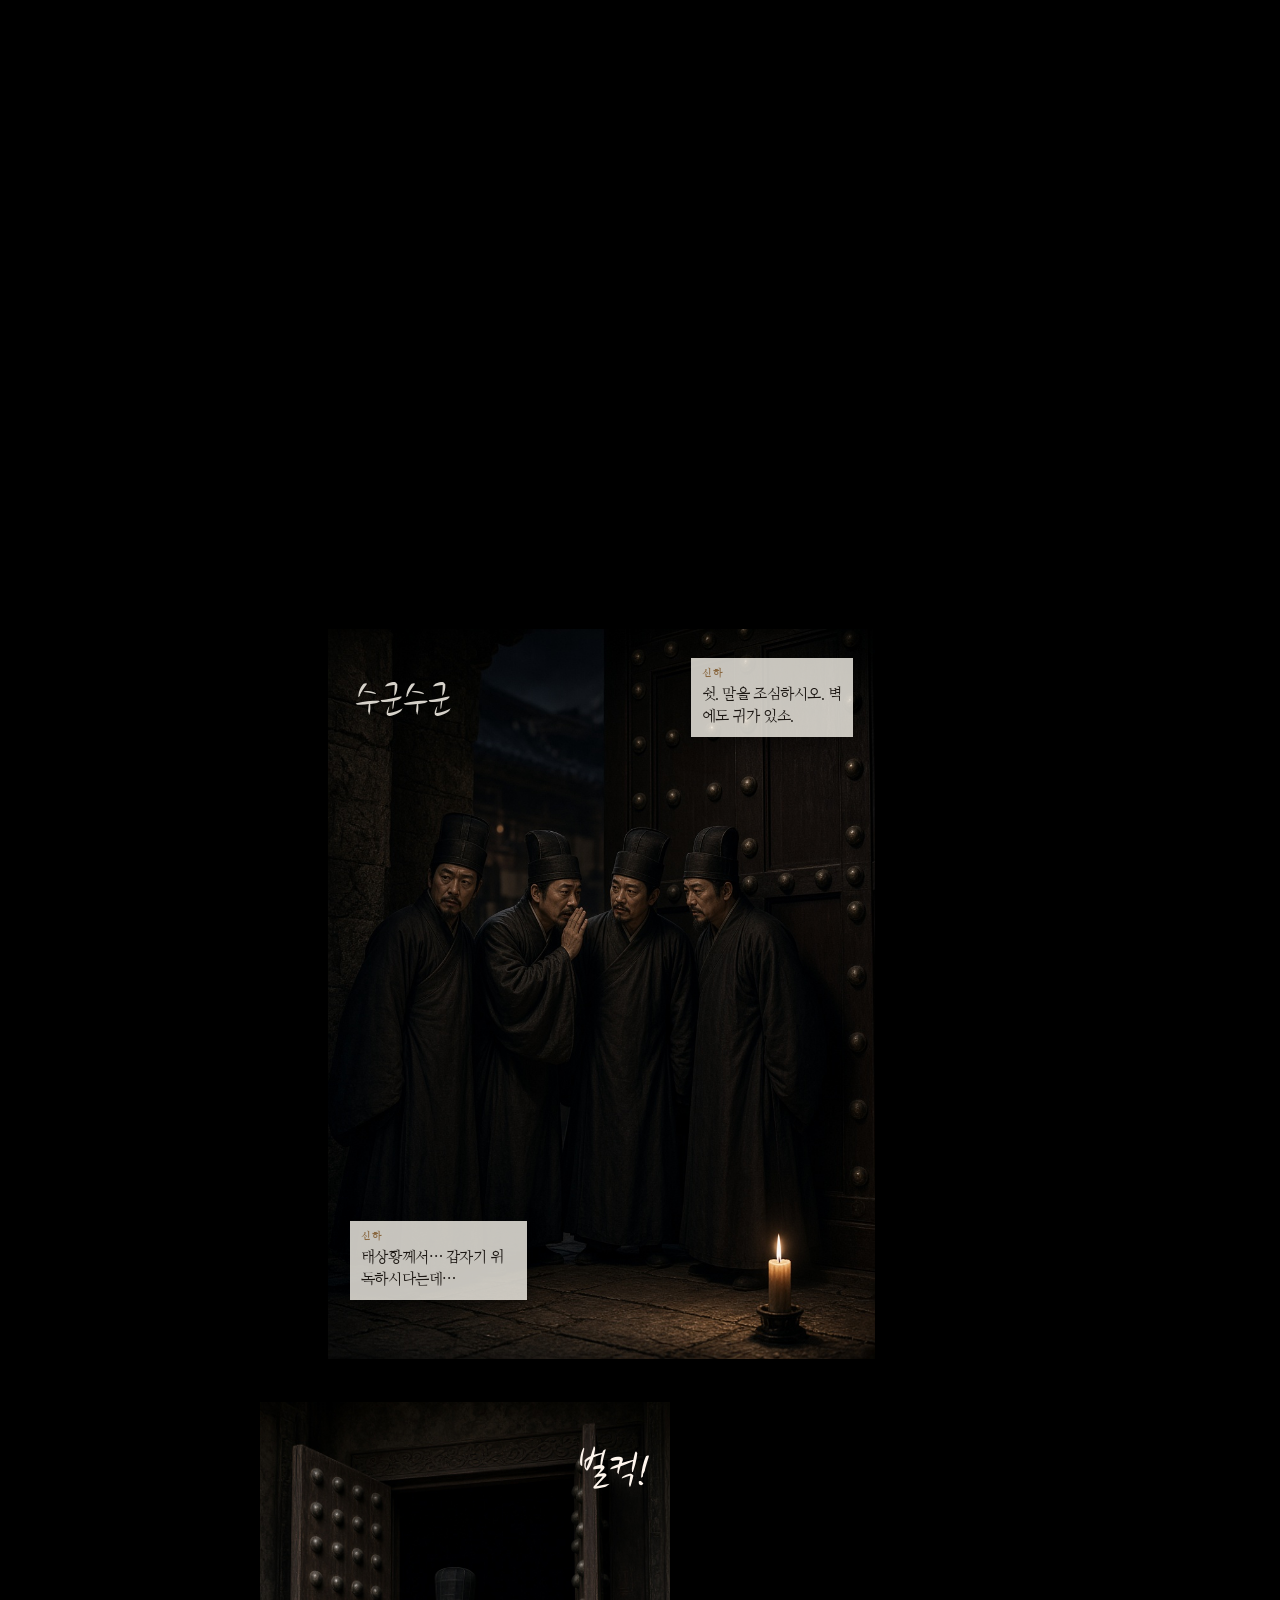
<file: episode-4.html>
<!DOCTYPE html>
<html lang="ko">
<head>
  <meta charset="UTF-8">
  <meta name="viewport" content="width=device-width, initial-scale=1">
  <title>4화 · 양위, 그리고 새로운 황제의 탄생</title>
  <link rel="preconnect" href="https://fonts.googleapis.com">
  <link rel="preconnect" href="https://fonts.gstatic.com" crossorigin>
  <link href="https://fonts.googleapis.com/css2?family=Noto+Sans+KR:wght@400;700&family=Nanum+Brush+Script&family=Nanum+Myeongjo:wght@400;700&display=swap" rel="stylesheet">
  <link rel="stylesheet" href="webtoon.css">
</head>
<body>
<main class="reader">
  <header class="chapter">
    <p class="eyebrow">SCENE 6</p>
    <h1>양위, 그리고<br>새로운 황제의 탄생</h1>
  </header>

  <figure class="panel lg">
    <img src="images/cut4a-chamber.jpg" alt="깊은 밤, 넓은 황궁 내실. 작은 탁상 앞에 헌문제가 앉아 있다.">
    <p class="thought" style="left: 5%; bottom: 8%;">자추 숙부…</p>
  </figure>

  <figure class="panel md inset">
    <img src="images/cut4b-brow.jpg" alt="헌문제가 손으로 이마를 짚는다. 눈 밑이 어둡다.">
  </figure>

  <figure class="panel lg">
    <img src="images/cut4c-shadow.jpg" alt="벽에 드리운 헌문제의 그림자 옆에 흰 수염 노인의 그림자가 겹친다.">
    <p class="thought" style="left: 4%; bottom: 16%; max-width: 15em;">자추 숙부.<br>종실에서 가장 연장이시고,<br>태후께서도 함부로 하지 못하실 분.</p>
    <p class="thought" style="right: 4%; bottom: 5%; max-width: 13em; text-align: right;">그분께 자리를 넘기면,<br>황권은 탁발씨 안에 남는다.</p>
  </figure>

  <figure class="panel md inset">
    <img src="images/cut4d-lift.jpg" alt="헌문제가 고개를 든다. 눈빛이 흔들린다.">
  </figure>

  <div class="voices">
    <div class="voice-row">
      <img src="images/cut4e-red.jpg" alt="붉은 옷의 어두운 실루엣.">
      <p class="line dream">
        <b>임성왕 운</b>
        폐하, 자추 공이<br>보위에 오르시느니<br>차라리 폐하께서<br>친정하시는 것이 낫사옵니다.
      </p>
    </div>
    <div class="voice-row">
      <img src="images/cut4f-cane.jpg" alt="회색 옷에 지팡이를 짚은 어두운 실루엣.">
      <p class="line dream">
        <b>경조왕 운</b>
        부자 상속은<br>선대의 오랜 법도이옵니다.<br>태자께서 적통이시옵니다.
      </p>
    </div>
    <div class="voice-row">
      <img src="images/cut4g-clerk.jpg" alt="마른 문관의 어두운 실루엣.">
      <p class="line dream">
        <b>조흑</b>
        정히 물러나시려거든<br>태자 전하께 넘기소서.<br>다른 분께는 아니 되옵니다.
      </p>
    </div>
  </div>

  <figure class="panel md inset">
    <img src="images/cut4h-ears.jpg" alt="헌문제가 두 손으로 머리를 감싼다.">
    <p class="thought" style="left: 4%; bottom: 5%;">알고 있다.<br>다들 그렇게 말할 것이다.</p>
  </figure>

  <figure class="panel md inset">
    <img src="images/cut4i-sigh.jpg" alt="헌문제가 눈을 감고 한숨을 쉰다.">
    <p class="sfx sigh">하아…</p>
  </figure>

  <div class="lapse" aria-label="다른 장면"></div>

  <figure class="panel lg">
    <img src="images/cut68-throne.jpg" alt="어두운 황궁. 옥좌의 헌문제가 좌우 대칭으로 앉아 있다.">
  </figure>

  <div class="foot-gap"><p>또각…</p></div>

  <figure class="panel md inset">
    <img src="images/cut69-walk.jpg" alt="풍태후가 걸어 들어온다.">
    <p class="line whisper" style="left: 4%; top: 6%;">
      <b>대신</b>
      …왔소이다.
    </p>
  </figure>

  <div class="foot-gap alt"><p>또각…</p></div>

  <figure class="panel sm left flash">
    <img src="images/cut70-her.jpg" alt="어깨 너머로 보이는 풍태후의 눈.">
    <p class="line" style="left: 4%; bottom: 6%;">
      <b>풍태후</b>
      폐하.
    </p>
  </figure>

  <figure class="panel sm right flash">
    <img src="images/cut70-him.jpg" alt="어깨 너머로 보이는 헌문제의 눈.">
    <p class="line" style="right: 4%; bottom: 6%;">
      <b>헌문제</b>
      …무슨 일이오.
    </p>
  </figure>
  <p class="say">
    <b>풍태후</b>
    이 자리가 폐하께 너무 무겁지 않은지 걱정되어 왔습니다.
  </p>

  <figure class="panel md inset">
    <img src="images/cut71-bow.jpg" alt="헌문제의 눈빛이 흔들리고, 고개가 떨어진다.">
    <p class="sfx sigh">하아…</p>
    <p class="line" style="left: 4%; bottom: 6%; max-width: 13em;">
      <b>헌문제</b>
      …내가 물러나면, 어찌 되오.
    </p>
  </figure>
  <p class="follow left">내게는… 선택지가 없구나.</p>

  <figure class="panel tall right">
    <img src="images/cut72-child.jpg" alt="어린 탁발굉이 소매가 긴 예복을 입고 서 있다. 손은 보이지 않는다.">
    <p class="sfx pat a">사박</p>
    <p class="sfx pat b">사박</p>
    <p class="line gutter-left" style="top: 6%;">
      <b>탁발굉</b>
      할마마마… 저는 뭘 해야 하나요?
    </p>
    <p class="line whisper gutter-left" style="top: 62%;">
      <b>풍태후</b>
      그저 앞만 보고 걸으시면 됩니다, 폐하.
    </p>
  </figure>

  <figure class="panel lg">
    <img src="images/cut73-watch.jpg" alt="신하들이 도열한 사이로 어린 황제가 걸어가고, 헌문제가 한쪽에서 지켜본다.">
    <p class="thought" style="left: 4%; bottom: 6%; max-width: 12em;">저 아이도…<br>결국 같은 길을 걷겠지.</p>
  </figure>

  <div class="lapse" aria-hidden="true"></div>

  <figure class="panel md inset">
    <img src="images/cut74-whisper.jpg" alt="어두운 침전 앞에 신하들이 모여 눈치를 살핀다.">
    <p class="sfx murmur">수군수군</p>
    <p class="line whisper" style="left: 4%; bottom: 8%; max-width: 12em;">
      <b>신하</b>
      태상황께서… 갑자기 위독하시다는데…
    </p>
    <p class="line whisper" style="right: 4%; top: 4%; max-width: 11em;">
      <b>신하</b>
      쉿. 말을 조심하시오. 벽에도 귀가 있소.
    </p>
  </figure>

  <figure class="panel sm left">
    <img src="images/cut75-enter.jpg" alt="누군가 문을 열고 어두운 안으로 들어간다. 안은 보이지 않는다.">
    <p class="sfx shove">벌컥!</p>
  </figure>

  <figure class="panel sm right">
    <img src="images/cut76-shut.jpg" alt="문이 닫힌다.">
    <p class="sfx tap-small">탁.</p>
  </figure>

  <div class="silence"></div>

  <div class="foot-gap"><p>또각…</p></div>

  <figure class="panel lg">
    <img src="images/cut77-corridor.jpg" alt="풍태후가 홀로 긴 복도를 걷는다.">
    <p class="sfx sob">흑흑…</p>
  </figure>

  <div class="foot-gap alt"><p>또각…</p></div>

  <p class="follow left">이제 아무도… 나를 막을 수 없다.</p>

  <div class="narration">
    <p class="box">그러나 권력의 싸움은 끝나지 않았다.</p>
  </div>

  <div class="lapse" aria-hidden="true"></div>

  <figure class="panel lg">
    <img src="images/cut78-throne.jpg" alt="어린 효문제가 황좌에 앉고, 신하들이 엎드린다.">
    <p class="sfx drum once">둥!<span class="edge"></span></p>
    <p class="line" style="left: 4%; bottom: 5%; max-width: 14em;">
      <b>신하들</b>
      황제 폐하 만세! 만세! 만만세!
    </p>
  </figure>

  <figure class="panel md inset">
    <img src="images/cut79-face.jpg" alt="어린 황제의 얼굴.">
  </figure>
  <p class="follow left">다들 나를 보고 절하는데…<br>왜 나는 할머니를 보게 될까.</p>

  <figure class="panel lg">
    <img src="images/cut80-smile.jpg" alt="낮은 각도에서 올려다본 풍태후. 턱을 들고 위쪽을 본다.">
    <p class="sfx pulse once">두근.</p>
    <p class="line tiny" style="left: 5%; bottom: 7%;">
      <b>풍태후</b>
      이제… 새로운 시대가<br>열리는구나.
    </p>
  </figure>

  <header class="seal">
    <p>文明太后</p>
  </header>

  <blockquote class="cite">
    <p>이후 봉록제·삼장제 등 문명태후 주도의 개혁은<br>효문제의 친정 체제 및 낙양 천도와 이어지는<br>한화개혁의 전제가 되었다.</p>
  </blockquote>

  <nav class="ep-nav">
    <a class="back" href="index.html">목록으로</a>
    <a class="back" href="episode-3.html">3화로 돌아가기</a>
  </nav>
</main>
</body>
</html>
</file>
<file: webtoon.css>
:root {
      --bg: #000;
      --paper: #f4efe6;
      --gold: #c6a56a;
      --gold-dim: rgba(198, 165, 106, 0.72);
    }

    * { box-sizing: border-box; }

    html, body {
      margin: 0;
      background: var(--bg);
      color: var(--paper);
    }

    body {
      font-family: "Nanum Myeongjo", Batang, serif;
    }

    .reader {
      width: min(760px, 100%);
      margin: 0 auto;
      background: #000;
    }

    .void {
      position: relative;
      height: 200vh;
      background: #000;
    }

    .chapter {
      min-height: 62vh;
      display: flex;
      flex-direction: column;
      justify-content: flex-end;
      padding: 0 7vw 11vh;
      background: #000;
    }

    .chapter.open {
      min-height: 0;
      justify-content: flex-start;
      padding: 7vh 7vw 6vh;
    }

    .eyebrow {
      margin: 0 0 16px;
      font-size: 12px;
      letter-spacing: 0.46em;
      color: var(--gold);
    }

    h1 {
      margin: 0;
      font-size: clamp(30px, 7vw, 44px);
      font-weight: 700;
      line-height: 1.4;
      letter-spacing: -0.035em;
    }

    .panel {
      position: relative;
      width: 100%;
      margin: 32px 0 0;
      background: #000;
      container-type: inline-size;
    }

    .panel img {
      display: block;
      width: 100%;
      height: auto;
    }

    .chapter + .panel,
    .blackout + .panel { margin-top: 0; }

    .panel.lg { width: 100%; }
    .panel.wide { width: 88%; }
    .panel.md { width: 72%; margin-top: 48px; }
    .panel.tall { width: 44%; margin-top: 72px; margin-bottom: 28px; }
    .panel.sm { width: 54%; margin-top: 44px; }
    .panel.xs { width: 34%; margin-top: 64px; margin-bottom: 20px; }
    .panel.band { width: 78%; margin-top: 40px; }

    .left { margin-left: 0; margin-right: auto; }
    .right { margin-left: auto; margin-right: 5%; }
    .inset { margin-left: 9%; margin-right: auto; }

.silence {
  height: 50vh;
  background: #000;
}

.half {
  height: 50vh;
  background: #000;
  display: flex;
  align-items: center;
  justify-content: center;
}

.half .cry {
  margin: 0;
  font-family: "Nanum Brush Script", cursive;
  font-size: clamp(28px, 6vw, 42px);
  letter-spacing: 0.14em;
  color: rgba(244, 239, 230, 0.94);
}

.hoof {
  background: #000;
  display: flex;
  flex-direction: column;
  align-items: flex-start;
  gap: 16px;
  padding: 7vh 9vw 8vh;
}

.hoof p {
  margin: 0;
  font-family: "Nanum Brush Script", cursive;
  color: rgba(232, 232, 232, 0.92);
  line-height: 1;
}

.hoof p:nth-child(1) { font-size: 22px; opacity: 0.38; }
.hoof p:nth-child(2) { font-size: 38px; opacity: 0.68; }
.hoof p:nth-child(3) { font-size: clamp(52px, 12vw, 76px); opacity: 1; }

.place {
  position: absolute;
  z-index: 4;
  left: 5%;
  bottom: 5%;
  margin: 0;
  padding: 7px 12px 8px;
  border: 1px solid var(--gold-dim);
  background: rgba(12, 11, 9, 0.9);
  color: var(--paper);
  font-size: 15px;
  letter-spacing: 0.08em;
}

.wind {
  top: 7%;
  right: 5%;
  font-family: "Nanum Brush Script", cursive;
  font-size: clamp(40px, 11cqw, 68px);
  color: rgba(214, 226, 236, 0.84);
  transform: rotate(-7deg);
}

.steps {
  left: 5%;
  bottom: 16%;
  font-family: "Nanum Brush Script", cursive;
  font-size: clamp(28px, 7cqw, 44px);
  color: rgba(232, 236, 240, 0.8);
}

.strain {
  left: 5%;
  top: 46%;
  font-family: "Nanum Brush Script", cursive;
  font-size: clamp(34px, 9cqw, 52px);
  color: rgba(244, 239, 230, 0.92);
}

.wind-sm {
  left: 5%;
  top: 6%;
  font-family: "Nanum Brush Script", cursive;
  font-size: clamp(24px, 6cqw, 36px);
  color: rgba(190, 206, 220, 0.8);
}

.lapse {
  height: 200vh;
  background: #000;
}

    .sfx {
      position: absolute;
      z-index: 2;
      margin: 0;
      line-height: 1;
      white-space: nowrap;
      pointer-events: none;
    }

    .ding {
      right: 18px;
      bottom: 20px;
      font-family: "Nanum Brush Script", cursive;
      font-size: 34px;
      color: #6d6d6d;
    }

    .rain {
      top: 4%;
      left: 4%;
      font-family: "Nanum Brush Script", cursive;
      font-size: clamp(64px, 15cqw, 108px);
      letter-spacing: 0.04em;
      color: rgba(244, 247, 250, 0.92);
      text-shadow: 0 0 18px rgba(170, 196, 220, 0.4);
      transform: rotate(-8deg);
    }

    .spark {
      top: 16%;
      right: 5%;
      font-family: "Nanum Brush Script", cursive;
      font-size: clamp(34px, 7.5cqw, 58px);
      color: #f3d7a4;
      text-shadow: 0 0 12px rgba(255, 150, 50, 0.5);
      transform: rotate(6deg);
    }

    .soft {
      top: -0.15em;
      left: 108%;
      font-family: "Nanum Brush Script", cursive;
      font-size: clamp(42px, 22cqw, 68px);
      color: rgba(226, 232, 238, 0.8);
    }

    .step {
      left: 4%;
      font-family: "Nanum Brush Script", cursive;
      font-size: clamp(46px, 12cqw, 78px);
      line-height: 1;
      color: rgba(244, 246, 248, 0.94);
      text-shadow: 0 3px 10px rgba(0, 0, 0, 0.75);
    }

    .step-a { bottom: 16%; }
    .step-b { bottom: 5%; }

    .breath {
      top: 3%;
      right: 4%;
      font-family: "Nanum Brush Script", cursive;
      font-size: clamp(44px, 13cqw, 72px);
      color: rgba(248, 248, 246, 0.95);
      text-shadow: 0 3px 10px rgba(0, 0, 0, 0.75);
    }

    .splat {
      left: 3%;
      bottom: 7%;
      font-family: "Nanum Brush Script", cursive;
      font-size: clamp(42px, 11cqw, 76px);
      color: #f7f7f5;
      text-shadow: 0 4px 0 rgba(0, 0, 0, 0.5);
      transform: rotate(-8deg);
    }

    .creak {
      top: 8%;
      right: 2.5%;
      font-family: "Nanum Brush Script", cursive;
      writing-mode: vertical-rl;
      font-size: clamp(40px, 8.2cqw, 72px);
      letter-spacing: 0.22em;
      color: #f8edd6;
      text-shadow:
        0 0 18px rgba(255, 196, 90, 0.4),
        0 3px 0 rgba(0, 0, 0, 0.55);
    }

.narration {
  padding: 32px 7vw 18px;
  background: #000;
}

.narration.lead {
  padding-top: 18vh;
  padding-bottom: 0;
}

.narration.lead .box {
  max-width: 24em;
}

.gap {
  height: 28vh;
  background: #000;
}

.narration.year {
  padding-top: 0;
  padding-bottom: 4vh;
}

.narration.year .box {
  width: fit-content;
}

    .narration .box {
      margin: 0;
      max-width: 16em;
      padding: 16px 18px 15px;
      border: 1px solid var(--gold-dim);
      background: #0c0b09;
      font-size: 16.5px;
      line-height: 1.95;
      letter-spacing: -0.02em;
    }

    .mind {
      margin: 22px 0 0;
      max-width: 15em;
      color: #ddd6cb;
      font-size: 17px;
      line-height: 1.75;
      letter-spacing: -0.03em;
    }

    .blackout {
      height: 100vh;
      background: #000;
    }

    .card { min-height: 78vh; }
.card-copy {
  margin: 0;
  max-width: 18em;
  font-size: clamp(26px, 5.6vw, 38px);
  font-weight: 700;
  line-height: 1.55;
  letter-spacing: -0.04em;
}
    .boom {
      position: static;
      margin: 28px 0 0;
      font-family: "Nanum Brush Script", cursive;
      font-size: clamp(48px, 9vw, 72px);
      color: #f4efe6;
    }

    .line, .thought, .follow {
      position: absolute;
      z-index: 4;
      margin: 0;
      font-family: "Nanum Myeongjo", Batang, serif;
      letter-spacing: -0.03em;
    }

    .line {
      max-width: 15.5em;
      padding: 8px 11px 9px;
      background: rgba(248, 244, 236, 0.95);
      color: #1b1612;
      font-size: clamp(14px, 3.3cqw, 18px);
      line-height: 1.5;
      box-shadow: 0 10px 22px rgba(0, 0, 0, 0.35);
    }

    .line b {
      display: block;
      margin-bottom: 2px;
      color: #8a6840;
      font-size: 0.7em;
      font-weight: 700;
      letter-spacing: 0.12em;
    }

    .line.whisper {
      background: rgba(248, 244, 236, 0.8);
      font-size: clamp(13px, 2.7cqw, 15.5px);
    }

    .gutter-left {
      right: calc(100% + 16px);
      left: auto;
      top: 14%;
      width: min(220px, 44vw);
    }

    .gutter-right {
      left: calc(100% + 16px);
      right: auto;
      top: 10%;
      width: min(230px, 42vw);
    }

    .thought {
      color: #f6f1e8;
      font-size: clamp(16px, 3.6cqw, 21px);
      line-height: 1.65;
      text-shadow: 0 2px 12px rgba(0, 0, 0, 0.92);
    }

.thought.gutter-left {
  width: min(230px, 46vw);
  font-size: 17px;
  text-align: right;
}

.thought.gutter-right {
  left: calc(100% + 16px);
  right: auto;
  top: 10%;
  width: min(230px, 42vw);
  font-size: 16px;
}

.line.faint {
  background: rgba(248, 244, 236, 0.62);
  color: #3a332b;
}

.card-sound {
  position: static;
  margin: 28px 0 0;
  font-family: "Nanum Brush Script", cursive;
  font-size: clamp(48px, 9vw, 72px);
  color: #f4efe6;
}

    .follow {
      position: static;
      display: block;
      width: min(16em, 78%);
      margin: 16px 6% 0 auto;
      color: #f3eee6;
      font-size: 17px;
      line-height: 1.7;
      text-align: right;
    }

    .heart {
      top: 8%;
      right: 6%;
      font-family: "Nanum Brush Script", cursive;
      font-size: clamp(42px, 10cqw, 70px);
      color: rgba(255, 214, 206, 0.9);
      text-shadow: 0 0 16px rgba(160, 40, 40, 0.35);
    }

    .heart-soft {
      top: 5%;
      left: 6%;
      font-family: "Nanum Brush Script", cursive;
      font-size: clamp(30px, 8cqw, 46px);
      color: rgba(255, 220, 210, 0.82);
    }

    .flare {
      left: 4%;
      top: 44%;
      font-family: "Nanum Brush Script", cursive;
      font-size: clamp(52px, 13cqw, 88px);
      color: #ffc27a;
      text-shadow: 0 0 18px rgba(255, 110, 20, 0.5);
      transform: rotate(-8deg);
    }

    .steam {
      right: 5%;
      top: 56%;
      font-family: "Nanum Brush Script", cursive;
      font-size: clamp(36px, 8cqw, 58px);
      color: rgba(255, 236, 214, 0.92);
      transform: rotate(7deg);
    }

.hiss {
  top: 7%;
  right: 4%;
  font-family: "Nanum Brush Script", cursive;
  font-size: clamp(34px, 8cqw, 54px);
  color: #f6e2b0;
  transform: rotate(-6deg);
}

.chime {
  top: 5%;
  left: 4%;
  font-family: "Nanum Brush Script", cursive;
  font-size: clamp(40px, 11cqw, 62px);
  color: #f7f3ea;
}

.clink {
  right: 5%;
  bottom: 8%;
  font-family: "Nanum Brush Script", cursive;
  font-size: clamp(36px, 10cqw, 54px);
  color: #f7f3ea;
}

.tap-small {
  left: 7%;
  bottom: 12%;
  font-family: "Nanum Brush Script", cursive;
  font-size: clamp(22px, 8cqw, 32px);
  color: #f4efe6;
}

.tap-fill {
  right: 5%;
  top: 14%;
  font-family: "Nanum Brush Script", cursive;
  font-size: clamp(52px, 20cqw, 84px);
  color: rgba(247, 244, 238, 0.94);
  text-shadow: 0 4px 0 rgba(0, 0, 0, 0.4);
}

.slide {
  left: 6%;
  bottom: 10%;
  font-family: "Nanum Brush Script", cursive;
  font-size: clamp(40px, 14cqw, 60px);
  color: rgba(236, 240, 244, 0.92);
}

.drum {
  left: 5%;
  font-family: "Nanum Brush Script", cursive;
  color: #f6edd8;
  text-shadow: 0 2px 0 rgba(0, 0, 0, 0.5);
}

.drum .edge {
  display: block;
  height: 2px;
  width: 1.45em;
  margin-top: 0.16em;
  background: linear-gradient(90deg, #f4efe6, rgba(244, 239, 230, 0));
}

.drum.d1 { top: 14%; font-size: clamp(30px, 8cqw, 44px); }
.drum.d2 { top: 40%; font-size: clamp(52px, 13cqw, 76px); }
.drum.d3 { top: 66%; font-size: clamp(78px, 20cqw, 118px); }

.sheathe {
  right: 6%;
  bottom: 7%;
  font-family: "Nanum Brush Script", cursive;
  font-size: clamp(42px, 11cqw, 68px);
  color: #f4efe6;
}

.murmur {
  top: 7%;
  left: 5%;
  font-family: "Nanum Brush Script", cursive;
  font-size: clamp(36px, 8cqw, 58px);
  color: rgba(244, 239, 230, 0.88);
}

.scratch {
  right: 6%;
  top: 18%;
  font-family: "Nanum Brush Script", cursive;
  font-size: clamp(30px, 7cqw, 48px);
  color: rgba(232, 226, 214, 0.92);
}

.voice {
  position: absolute;
  z-index: 3;
  left: 6%;
  top: 7%;
  margin: 0;
  font-family: "Nanum Brush Script", cursive;
  font-size: clamp(72px, 22cqw, 128px);
  line-height: 1;
  color: #f7f4ee;
  text-shadow: 0 0 16px rgba(255, 255, 255, 0.28);
}

.voice::before {
  content: "";
  position: absolute;
  left: 40%;
  top: 58%;
  width: 240%;
  height: 240%;
  transform: translate(-50%, -50%);
  background: repeating-conic-gradient(
    from 0deg,
    transparent 0 13deg,
    rgba(255, 255, 255, 0.72) 13deg 14.1deg
  );
  -webkit-mask: radial-gradient(circle, transparent 30%, #000 31% 58%, transparent 59%);
  mask: radial-gradient(circle, transparent 30%, #000 31% 58%, transparent 59%);
  pointer-events: none;
  z-index: -1;
}

.bang {
  top: 5%;
  left: 4%;
  font-family: "Nanum Brush Script", cursive;
  font-size: clamp(52px, 13cqw, 88px);
  color: #fff4e8;
  transform: rotate(-7deg);
}

.clang {
  left: 5%;
  bottom: 14%;
  font-family: "Nanum Brush Script", cursive;
  font-size: clamp(34px, 8cqw, 54px);
  color: #f7f3ea;
}

.rumble {
  right: 4%;
  bottom: 6%;
  font-family: "Nanum Brush Script", cursive;
  font-size: clamp(38px, 9cqw, 64px);
  color: #ffd0b0;
}

.drag {
  left: 5%;
  bottom: 6%;
  font-family: "Nanum Brush Script", cursive;
  font-size: clamp(40px, 11cqw, 60px);
  color: #f4efe6;
}

.line.tremble { transform: rotate(-1.5deg); }

.line.tremble::after {
  content: "";
  position: absolute;
  left: 18px;
  bottom: -12px;
  width: 18px;
  height: 14px;
  background: rgba(248, 244, 236, 0.95);
  clip-path: polygon(0 0, 100% 8%, 42% 100%, 22% 48%, 6% 92%);
}

.foot-gap {
  position: relative;
  height: 34vh;
  background: #000;
}

.foot-gap p {
  position: absolute;
  left: 14%;
  bottom: 16%;
  margin: 0;
  font-family: "Nanum Brush Script", cursive;
  font-size: 46px;
  color: #f4efe6;
}

.foot-gap.alt p {
  left: auto;
  right: 12%;
  font-size: 58px;
}

.thud {
  font-family: "Nanum Brush Script", cursive;
  color: #f4efe6;
}

.thud.k1 { left: 5%; bottom: 16%; font-size: clamp(28px, 7cqw, 42px); }
.thud.k2 { left: 36%; bottom: 30%; font-size: clamp(42px, 11cqw, 62px); }
.thud.k3 { right: 5%; bottom: 10%; font-size: clamp(58px, 15cqw, 86px); }

body.shelf {
  background: #fff;
  color: #141414;
  font-family: "Noto Sans KR", "Malgun Gothic", sans-serif;
}

.toc {
  width: min(760px, 100%);
  min-height: 100vh;
  margin: 0 auto;
  padding: 28px 20px 64px;
  background: #fff;
}

.series {
  display: grid;
  grid-template-columns: 148px 1fr;
  gap: 18px;
  align-items: start;
}

.cover {
  position: relative;
}

.cover img {
  display: block;
  width: 148px;
  height: 198px;
  object-fit: cover;
  object-position: center 16%;
  border-radius: 4px;
  background: #eee;
}

.badge {
  position: absolute;
  top: 6px;
  left: 6px;
  padding: 2px 6px 3px;
  border-radius: 2px;
  background: #ff4b6e;
  color: #fff;
  font-size: 11px;
  font-weight: 700;
  line-height: 1.3;
}

.series h1 {
  margin: 2px 0 0;
  color: #111;
  font-size: 28px;
  font-weight: 700;
  letter-spacing: -0.04em;
  line-height: 1.25;
}

.meta {
  margin: 8px 0 0;
  color: #8d8d8d;
  font-size: 13px;
}

.synopsis {
  margin: 12px 0 0;
  color: #666;
  font-size: 13.5px;
  line-height: 1.6;
}

.tags {
  display: flex;
  flex-wrap: wrap;
  gap: 6px;
  margin: 12px 0 0;
  padding: 0;
  list-style: none;
}

.tags li {
  padding: 5px 8px;
  border-radius: 4px;
  background: #f2f2f2;
  color: #666;
  font-size: 12px;
}

.actions {
  display: grid;
  grid-template-columns: 1.35fr 1.15fr 0.9fr;
  gap: 8px;
  margin-top: 22px;
}

.actions a,
.actions button {
  height: 48px;
  border-radius: 4px;
  font: inherit;
  font-size: 15px;
  font-weight: 700;
  cursor: pointer;
}

.go {
  display: flex;
  align-items: center;
  justify-content: center;
  background: #00c73c;
  color: #fff;
  text-decoration: none;
}

.go:hover { background: #00b336; }

.ghost {
  border: 1px solid #e6e6e6;
  background: #fff;
  color: #222;
}

.ghost.on {
  border-color: #00c73c;
  color: #00a832;
}

.list-head {
  display: flex;
  justify-content: space-between;
  align-items: center;
  margin-top: 28px;
  padding: 16px 2px 8px;
  border-top: 1px solid #eee;
  color: #8a8a8a;
  font-size: 14px;
}

.list-head p { margin: 0; }

.sort {
  display: flex;
  align-items: center;
  gap: 8px;
}

.sort button {
  padding: 0;
  border: 0;
  background: none;
  color: #b0b0b0;
  font: inherit;
  cursor: pointer;
}

.sort button.on {
  color: #222;
  font-weight: 700;
}

.toc ol {
  list-style: none;
  margin: 0;
  padding: 0;
}

.toc ol a {
  display: grid;
  grid-template-columns: 112px 1fr;
  gap: 14px;
  align-items: center;
  padding: 12px 0;
  border-top: 1px solid #f0f0f0;
  color: inherit;
  text-decoration: none;
}

.toc ol a img {
  width: 112px;
  height: 72px;
  object-fit: cover;
  border-radius: 4px;
  background: #eee;
}

.toc ol b {
  display: block;
  font-size: 16px;
  font-weight: 700;
  letter-spacing: -0.03em;
}

.toc ol small {
  display: block;
  margin-top: 4px;
  color: #8a8a8a;
  font-size: 13px;
}

.toc ol a:hover b { color: #00a832; }

@media (max-width: 560px) {
  .series { grid-template-columns: 112px 1fr; gap: 14px; }
  .cover img { width: 112px; height: 150px; }
  .series h1 { font-size: 24px; }
  .actions { grid-template-columns: 1fr; }
}

.ep-nav {
  display: flex;
  flex-direction: column;
  gap: 8px;
  padding: 56px 0 80px;
  background: #000;
  font-family: "Noto Sans KR", "Malgun Gothic", sans-serif;
}

.ep-nav a {
  display: flex;
  align-items: center;
  justify-content: center;
  min-height: 48px;
  border-radius: 4px;
  color: #fff;
  font-size: 15px;
  font-weight: 700;
  letter-spacing: -0.03em;
  text-decoration: none;
}

.ep-nav .next {
  flex-direction: column;
  gap: 4px;
  padding: 14px 16px;
  background: #00c73c;
}

.ep-nav .next small {
  font-size: 12px;
  font-weight: 700;
  letter-spacing: 0;
}

.ep-nav .next span {
  color: #fff;
  font-size: 16px;
  font-weight: 700;
  letter-spacing: -0.03em;
  line-height: 1.4;
  text-align: center;
}

.ep-nav .next:hover { background: #00b336; }

.ep-nav .back {
  border: 1px solid rgba(255, 255, 255, 0.88);
  background: transparent;
  color: #fff;
}

.ep-nav .back:hover { background: rgba(255, 255, 255, 0.08); }

.follow.left {
  margin: 18px 0 0 9%;
  text-align: left;
}

.follow b {
  display: block;
  margin-bottom: 2px;
  color: var(--gold);
  font-size: 0.72em;
  font-weight: 700;
  letter-spacing: 0.14em;
}

.scream-gap {
  height: 84vh;
  display: flex;
  align-items: center;
  justify-content: center;
  background: #000;
}

.scream {
  margin: 0;
  font-family: "Nanum Brush Script", cursive;
  font-size: clamp(64px, 14vw, 120px);
  letter-spacing: 0.02em;
  color: #f0e4de;
  text-shadow: 0 0 28px rgba(120, 20, 20, 0.55);
}

.void-3 { height: 300vh; }

.panel.sm.flash { margin-top: 16px; }

.split {
  display: grid;
  grid-template-columns: 1fr 1fr;
  gap: 10px;
  width: min(760px, 94%);
  margin: 48px auto 0;
}

.split .panel,
.pair .panel {
  width: 100%;
  margin: 0;
}

.split .panel img {
  height: 50vh;
  min-height: 260px;
  object-fit: cover;
  object-position: center center;
}

.split .panel.face img { object-position: center 18%; }

.pair {
  display: grid;
  grid-template-columns: 1fr 1fr;
  gap: 8px;
  width: 78%;
  margin: 44px auto 0;
}

.panel.strip {
  width: 64%;
  margin-top: 8px;
}

.panel.strip.right { margin-right: 0; }

.panel.strip img {
  height: 14vh;
  min-height: 96px;
  object-fit: cover;
  object-position: center 42%;
}

.panel.strip.low img { object-position: center 58%; }

.rest {
  height: 22vh;
  background: #000;
}

.beat {
  display: flex;
  align-items: flex-end;
  gap: 0.7em;
  margin: 34px 0 0;
  color: #f4efe6;
}

.beat .tick {
  font-family: "Nanum Brush Script", cursive;
  font-size: clamp(42px, 8vw, 68px);
  line-height: 0.8;
}

.beat .rush {
  font-family: "Nanum Brush Script", cursive;
  font-size: clamp(26px, 5.4vw, 40px);
  letter-spacing: -0.1em;
  line-height: 1;
}

.pulse {
  left: 4%;
  font-family: "Nanum Brush Script", cursive;
  color: rgba(255, 214, 206, 0.92);
  text-shadow: 0 0 16px rgba(160, 40, 40, 0.45);
}

.pulse.p1 { top: 7%; font-size: clamp(34px, 8cqw, 54px); }
.pulse.p2 { top: 18%; left: 9%; font-size: clamp(48px, 11cqw, 76px); }

.burst {
  left: 4%;
  top: 6%;
  font-family: "Nanum Brush Script", cursive;
  font-size: clamp(58px, 15cqw, 108px);
  color: #fff6ee;
  text-shadow: 0 4px 0 rgba(0, 0, 0, 0.4);
  transform: rotate(-8deg);
}

.flick {
  top: 6%;
  right: 5%;
  font-family: "Nanum Brush Script", cursive;
  font-size: clamp(36px, 14cqw, 58px);
  color: #f7f3ea;
}

.hit {
  left: 6%;
  bottom: 7%;
  font-family: "Nanum Brush Script", cursive;
  font-size: clamp(26px, 11cqw, 42px);
  color: #f4efe6;
}

.stomp {
  left: 6%;
  bottom: 8%;
  font-family: "Nanum Brush Script", cursive;
  font-size: clamp(40px, 16cqw, 68px);
  color: #f4efe6;
}

.run {
  right: 4%;
  bottom: 7%;
  font-family: "Nanum Brush Script", cursive;
  font-size: clamp(30px, 9cqw, 48px);
  letter-spacing: -0.06em;
  color: #f4efe6;
}

.squeeze {
  left: 8%;
  bottom: 10%;
  font-family: "Nanum Brush Script", cursive;
  font-size: clamp(32px, 14cqw, 52px);
  color: #f4efe6;
}

.scoff {
  top: 6%;
  right: 6%;
  font-family: "Nanum Brush Script", cursive;
  font-size: clamp(32px, 12cqw, 48px);
  color: #f4efe6;
}

.draw {
  left: 4%;
  bottom: 16%;
  font-family: "Nanum Brush Script", cursive;
  font-size: clamp(36px, 8cqw, 56px);
  color: #f4efe6;
}

.lock {
  right: 5%;
  bottom: 7%;
  font-family: "Nanum Brush Script", cursive;
  font-size: clamp(32px, 8cqw, 52px);
  color: #f7f3ea;
}

.screech {
  left: 4%;
  top: 8%;
  font-family: "Nanum Brush Script", cursive;
  font-size: clamp(40px, 11cqw, 68px);
  letter-spacing: 0.08em;
  color: #fff6ee;
  transform: rotate(-6deg);
}

.shake {
  left: 6%;
  bottom: 8%;
  font-family: "Nanum Brush Script", cursive;
  font-size: clamp(28px, 8cqw, 44px);
  color: #f4efe6;
}

.slam {
  left: 50%;
  top: 42%;
  transform: translate(-50%, -50%) rotate(-6deg);
  font-family: "Nanum Brush Script", cursive;
  font-size: clamp(72px, 18cqw, 128px);
  color: #fff8ef;
  text-shadow: 0 4px 0 rgba(0, 0, 0, 0.5);
}

.roll {
  margin: 22px 8% 0 auto;
  width: max-content;
  font-family: "Nanum Brush Script", cursive;
  font-size: clamp(26px, 6vw, 42px);
  letter-spacing: -0.04em;
  color: #f4efe6;
}

.say {
  width: min(20em, 82%);
  margin: 16px 0 0 8%;
  padding: 8px 11px 9px;
  background: rgba(248, 244, 236, 0.95);
  color: #1b1612;
  font-size: 16px;
  line-height: 1.55;
}

.say b {
  display: block;
  margin-bottom: 2px;
  color: #8a6840;
  font-size: 0.72em;
  font-weight: 700;
  letter-spacing: 0.12em;
}

.line.dream {
  background: rgba(244, 239, 230, 0.58);
  color: rgba(27, 22, 18, 0.9);
  box-shadow:
    0 0 12px 6px rgba(244, 239, 230, 0.42),
    0 0 28px 14px rgba(244, 239, 230, 0.18);
}

.line.dream b {
  color: rgba(138, 104, 64, 0.78);
}

.voices {
  background: #000;
  padding: 8vh 0 2vh;
}

.voice-row {
  display: flex;
  align-items: center;
  gap: 18px;
  width: min(92%, 640px);
  margin: 48px auto 0;
}

.voice-row:nth-child(even) {
  flex-direction: row-reverse;
}

.voice-row img {
  width: 34%;
  display: block;
}

.voice-row .line {
  position: static;
  flex: 1;
  max-width: none;
}

.pat {
  left: 7%;
  font-family: "Nanum Brush Script", cursive;
  color: rgba(244, 239, 230, 0.92);
}

.pat.a { bottom: 18%; font-size: clamp(26px, 8cqw, 40px); }
.pat.b { bottom: 7%; font-size: clamp(34px, 10cqw, 52px); }

.sigh {
  left: 5%;
  top: 6%;
  font-family: "Nanum Brush Script", cursive;
  font-size: clamp(36px, 11cqw, 58px);
  color: rgba(236, 240, 244, 0.92);
}

.shove {
  right: 5%;
  top: 8%;
  font-family: "Nanum Brush Script", cursive;
  font-size: clamp(36px, 12cqw, 58px);
  color: #fff6ee;
  transform: rotate(7deg);
}

.sob {
  right: 8%;
  bottom: 12%;
  font-family: "Nanum Brush Script", cursive;
  font-size: clamp(20px, 5cqw, 30px);
  color: rgba(244, 239, 230, 0.5);
}

.drum.once {
  left: 5%;
  top: 34%;
  font-size: clamp(64px, 16cqw, 104px);
}

.pulse.once {
  top: 7%;
  left: 5%;
  right: auto;
  font-size: clamp(26px, 7cqw, 40px);
}

.seal {
  min-height: 100vh;
  display: flex;
  align-items: center;
  justify-content: center;
  background: #000;
}

.seal p {
  margin: 0;
  font-family: "Nanum Myeongjo", Batang, serif;
  font-weight: 700;
  font-size: clamp(40px, 9vw, 68px);
  letter-spacing: 0.38em;
  text-indent: 0.38em;
  color: #f4efe6;
}

.cite {
  margin: 0;
  padding: 8vh 8vw 14vh;
  background: #000;
}

.cite p {
  margin: 0;
  max-width: 32em;
  padding: 2px 0 2px 18px;
  border-left: 2px solid var(--gold-dim);
  color: rgba(244, 239, 230, 0.86);
  font-size: 15.5px;
  line-height: 2.1;
  letter-spacing: -0.02em;
}

.cite p + p {
  margin-top: 1.35em;
}
</file>
